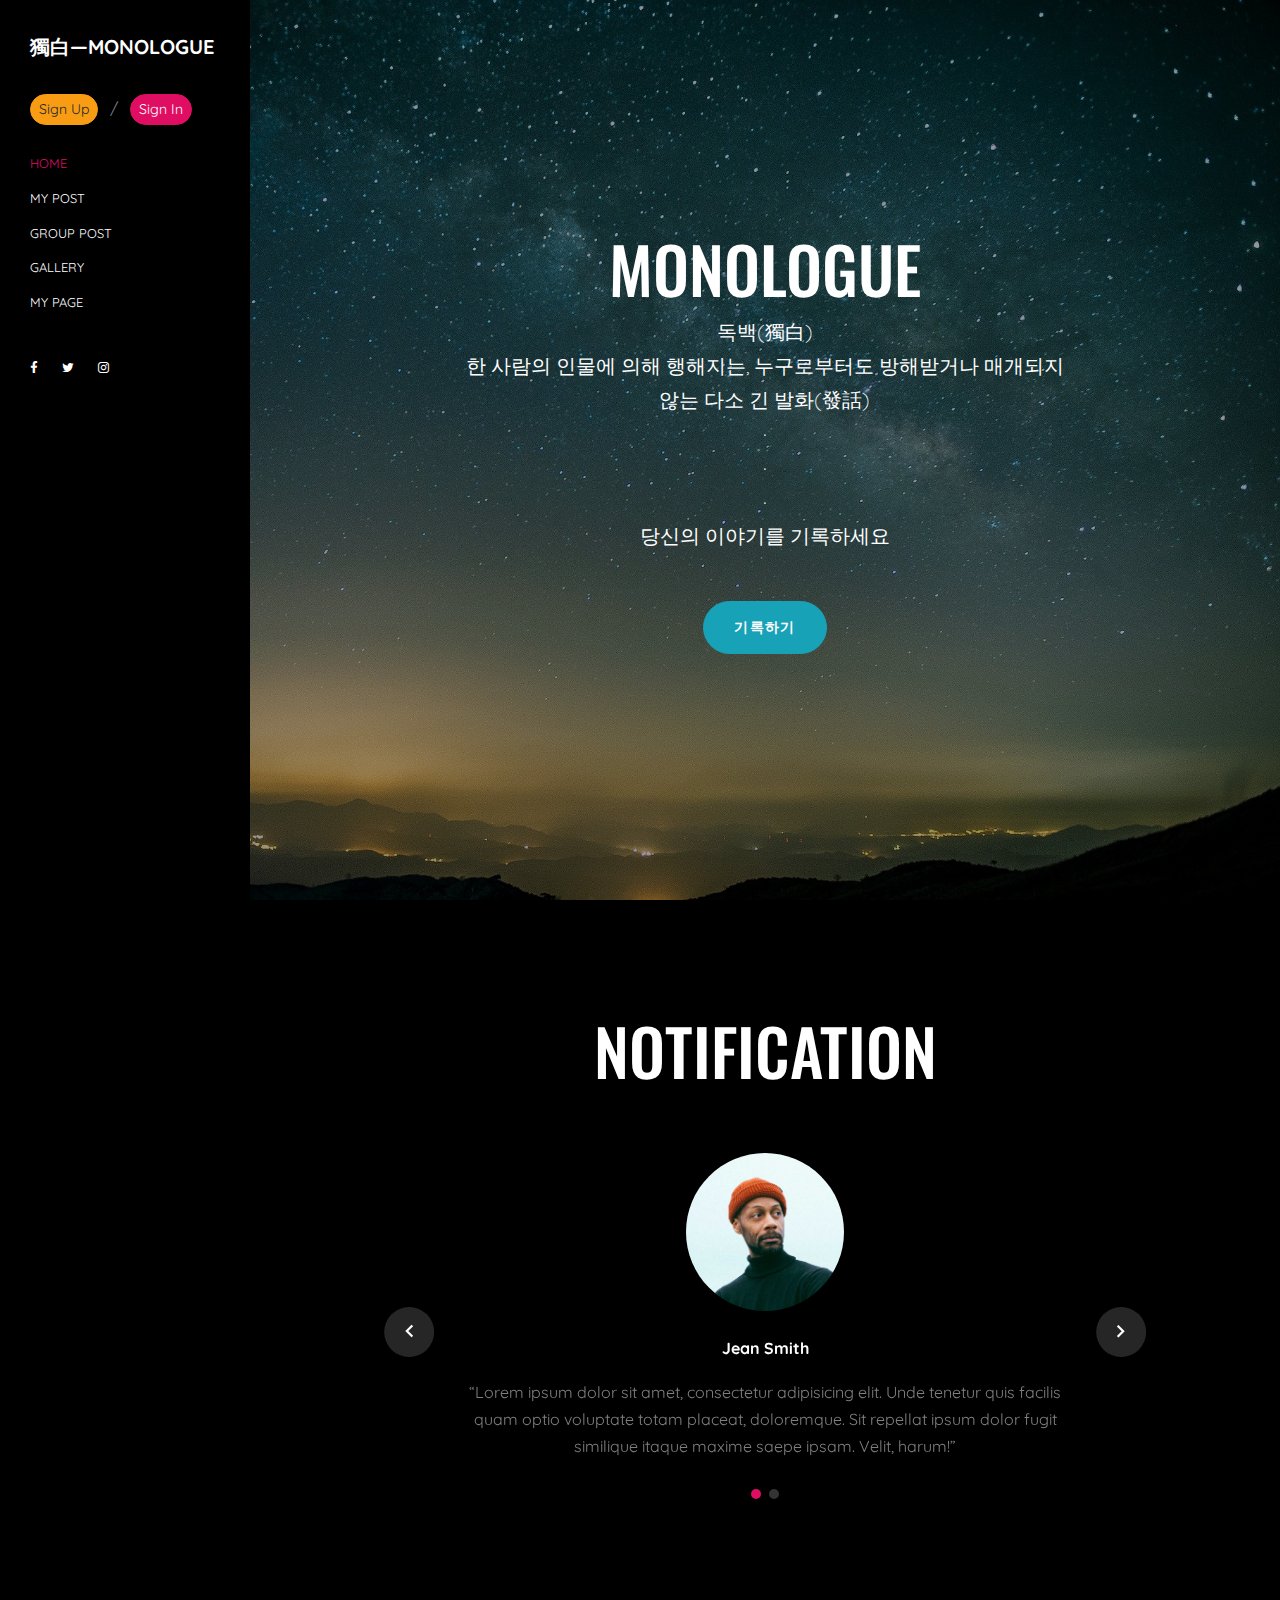
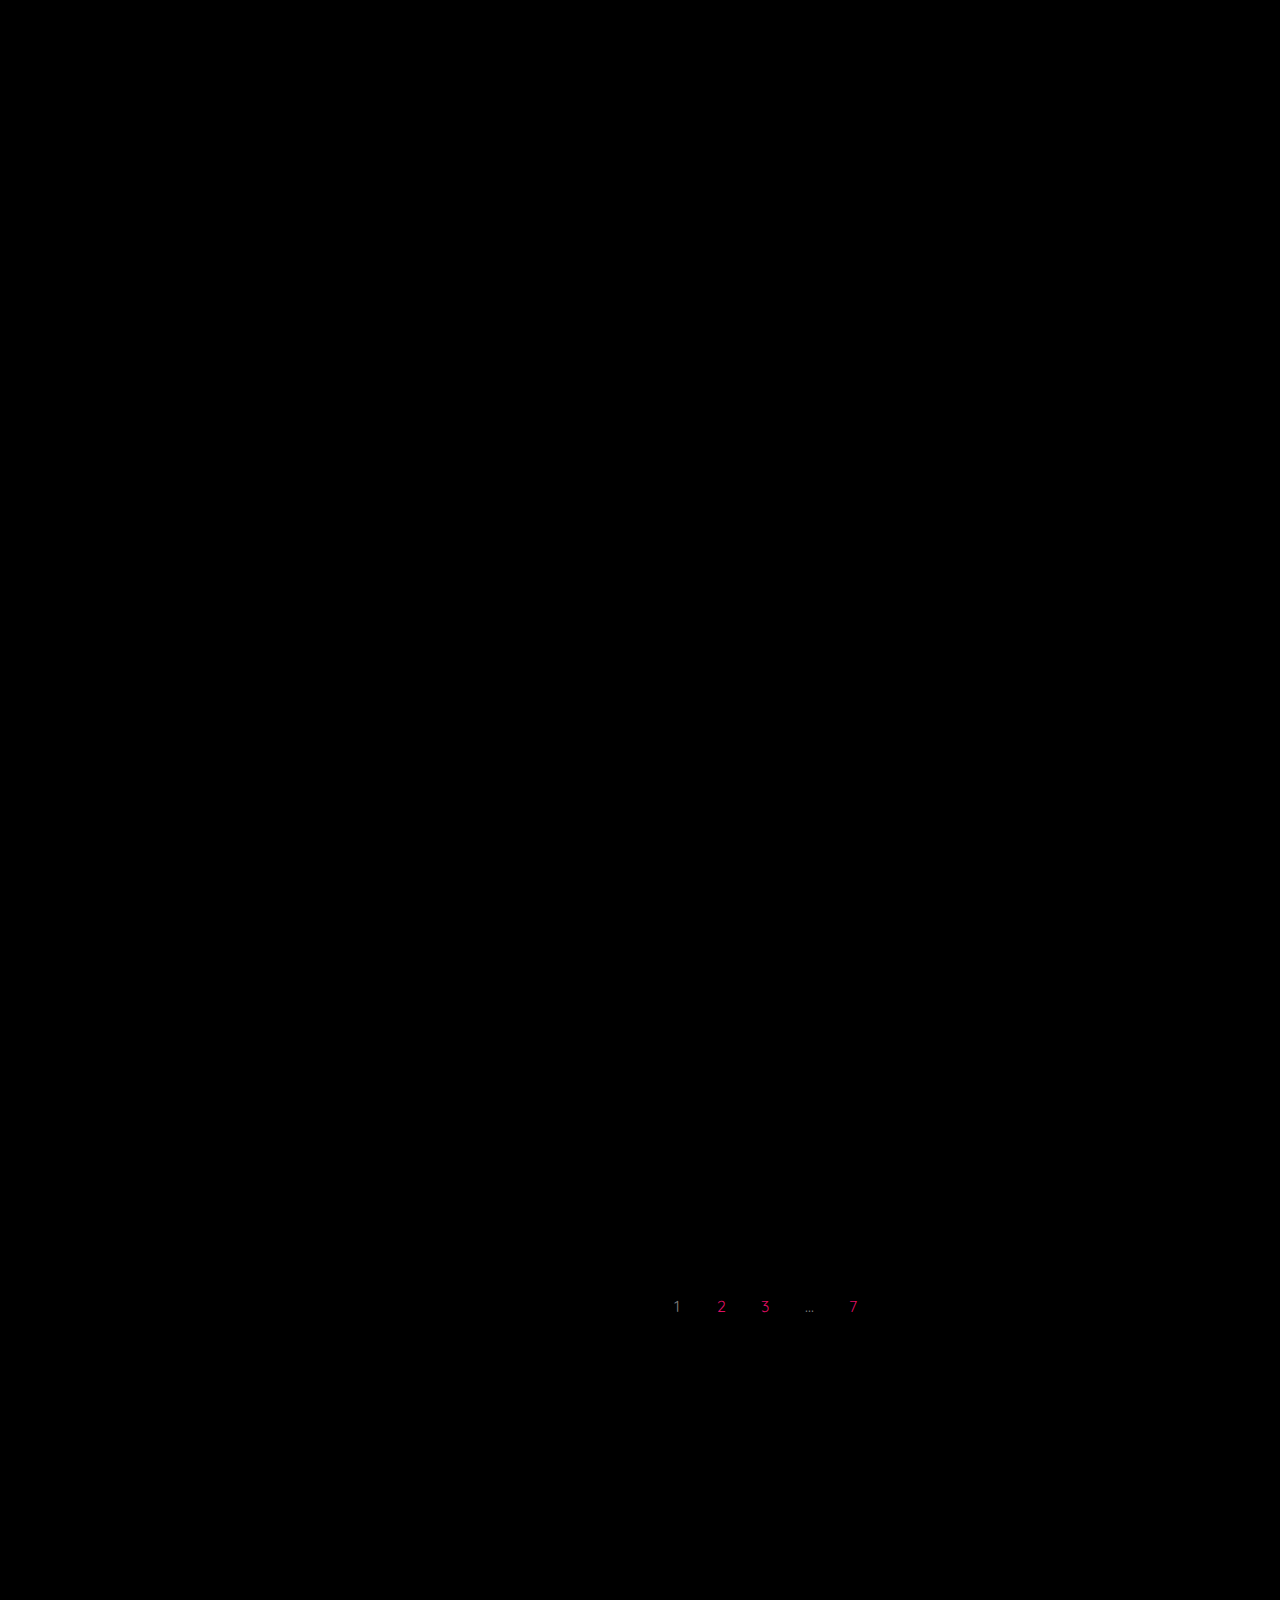
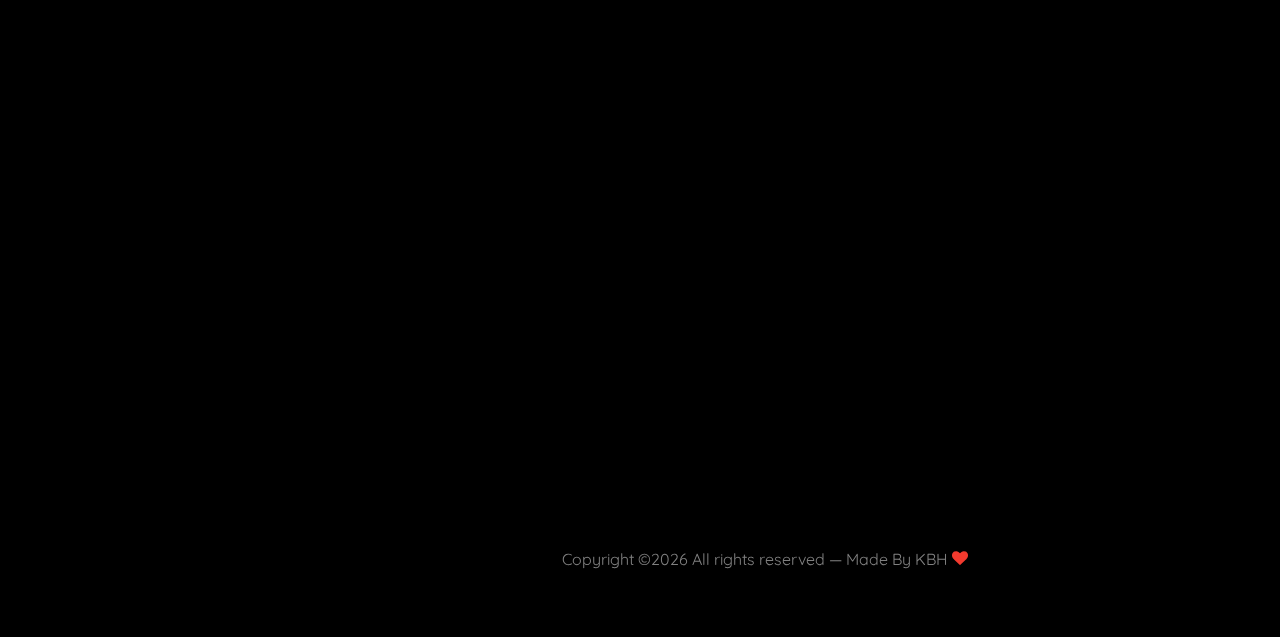
<file: vscode/index.html>
<!DOCTYPE html>
<html lang="en">
  <head>
    <title>獨白&mdash;monologue</title>
    <meta charset="utf-8">
    <meta name="viewport" content="width=device-width, initial-scale=1, shrink-to-fit=no">
    <meta name="google-signin-client_id" content="YOUR_CLIENT_ID.apps.googleusercontent.com">
    
    <link href="https://fonts.googleapis.com/css?family=Quicksand:300,400,500,700,900|Oswald:400,700" rel="stylesheet">
    
    <link rel="stylesheet" href="fonts/icomoon/style.css">

    <link rel="stylesheet" href="css/bootstrap.min.css">
    <link rel="stylesheet" href="css/magnific-popup.css">
    <link rel="stylesheet" href="css/jquery-ui.css">
    <link rel="stylesheet" href="css/owl.carousel.min.css">
    <link rel="stylesheet" href="css/owl.theme.default.min.css">

    <link rel="stylesheet" href="css/bootstrap-datepicker.css">

    <link rel="stylesheet" href="fonts/flaticon/font/flaticon.css">

    <link rel="stylesheet" href="css/aos.css">
    <link rel="stylesheet" href="css/fancybox.min.css">
    <link rel="stylesheet" href="css/BHstyle.css">
    <link rel="stylesheet" href="css/style.css">
   
    <script src="https://apis.google.com/js/platform.js" async defer></script>
    <script async defer crossorigin="anonymous" src="https://connect.facebook.net/ko_KR/sdk.js#xfbml=1&version=v9.0"
    nonce="Uw2OsOh2"></script>
  </head>
  <body data-spy="scroll" data-target=".site-navbar-target" data-offset="200">
  

  <div class="site-wrap">

  <div class="site-mobile-menu site-navbar-target">
    <div class="site-mobile-menu-header">
      <div class="site-mobile-menu-close mt-3">
        <span class="icon-close2 js-menu-toggle"></span>
      </div>
    </div>
    <div class="site-mobile-menu-body"></div>
  </div>

  <header class="header-bar d-flex d-lg-block align-items-center site-navbar-target" data-aos="fade-right">
    <div class="site-logo">
      <a href="index.html">獨白&mdash;monologue</a>
    </div>

  <div class="signSection justify-content-center">
    <!-- Large modal -->
    <button type="button" class="btn btn-sm btn-warning" 
     data-toggle="modal" data-target=".signUpModal">Sign Up</button>
    &nbsp; / &nbsp;
    <button type="button" class="btn btn-sm btn-primary" 
     data-toggle="modal" data-target=".signInModal">Sign In</button> 
  </div>





    <div class="d-inline-block d-lg-none ml-md-0 ml-auto py-3" style="position: relative; top: 3px;"><a href="#" class="site-menu-toggle js-menu-toggle text-white"><span class="icon-menu h3"></span></a></div>

    <div class="main-menu">
      <ul class="js-clone-nav">
        <li><a href="#section-home" class="nav-link">Home</a></li>
        <li><a href="MyPostList.html" class="nav-link">My Post</a></li>
        <li><a href="groupPost.html" class="nav-link">Group Post</a></li>
        <li><a href="gallery.html" class="nav-link">gallery</a></li>
        <li><a href="myPage.html" class="nav-link">My page</a></li>
      </ul>
      <ul class="social js-clone-nav"> <!-- 마이페이지에서 정보 입력 시 내 SNS 바로가기 -->
        <li><a href="#"><span class="icon-facebook"></span></a></li>
        <li><a href="#"><span class="icon-twitter"></span></a></li>
        <li><a href="#"><span class="icon-instagram"></span></a></li>
      </ul>
    </div>
  </header> 

  <main class="main-content">

    <section class="site-section-hero bg-image" style="background-image: url('images/indexImage.jpg');"  data-stellar-background-ratio="0.5" id="section-home">
        <div class="row justify-content-center align-items-center">
          <div class="col-md-7 text-center">
            <h1 class="text-white heading text-uppercase" data-aos="fade-up">Monologue</h1>
            <p class="lead text-white mb-5" data-aos="fade-up" data-aos-delay="100">
                독백(獨白) <br>한 사람의 인물에 의해 행해지는, 누구로부터도 방해받거나 매개되지 않는 다소 긴 발화(發話)<br>·<br>·<br>·<br>당신의 이야기를 기록하세요
            </p>
            <p><a href="writePost.html" class="btn btn-info btn-md smoothscroll">기록하기</a></p>
          </div>
        </div>
      </section>
      
    <div class="container-fluid">        
      <section class="site-section" id="section-testimonial">
        <div class="container">
          <div class="row justify-content-center">
            <div class="col-md-8 text-center">
              <h2 class="heading text-uppercase text-white">Notification</h2>

              <div class="row justify-content-center">
                <div class="col-md-12">

                  <div class="owl-carousel slide-one-item home-slider">

                    <div class="testimony text-center px-md-4">
                      <figure class="mx-auto d-inline-block">
                        <img src="images/person_2.jpg" alt="Image" class="mx-auto img-fluid w-25 rounded-circle">
                      </figure>
                      <p class="text-white"><strong>Jean Smith</strong></p>
                      <blockquote>
                        <p>&ldquo;Lorem ipsum dolor sit amet, consectetur adipisicing elit. Unde tenetur quis facilis quam optio voluptate totam placeat, doloremque. Sit repellat ipsum dolor fugit similique itaque maxime saepe ipsam. Velit, harum!&rdquo;</p>
                      </blockquote>
                    </div>

                    <div class="testimony text-center px-md-4">
                      <figure class="mx-auto d-inline-block">
                        <img src="images/person_3.jpg" alt="Image" class="mx-auto img-fluid w-25 rounded-circle">
                      </figure>
                      <p class="text-white"><strong>Jean Smith</strong></p>
                      <blockquote>
                        <p>&ldquo;Lorem ipsum dolor sit amet, consectetur adipisicing elit. Unde tenetur quis facilis quam optio voluptate totam placeat, doloremque. Sit repellat ipsum dolor fugit similique itaque maxime saepe ipsam. Velit, harum!&rdquo;</p>
                      </blockquote>
                    </div>

                  </div>

                </div>
              </div>
            </div>
          </div>
        </div>
      </section>
      


      <section class="site-section" id="section-blog">
        <div class="container">
          <div class="row justify-content-center">
            <div class="col-md-8">
              <div class="row">
                <h4 class="heading text-uppercase text-white"  data-aos="fade-up">Group new Post</h4>
                <div class="col-md-12 mb-4" data-aos="fade-up">
                  <div class="d-md-flex d-block blog-entry align-items-start">
                    <div class="mr-0 mr-md-5 mb-3 img-wrap"><a href="single.html"><img src="images/blog_1.jpg" alt="Image" class="img-fluid"></a></div>
                    <div>
                      <h2 class="mt-0 mb-2"><a href="single.html">My New Photography Has Been Featured in Forbes</a></h2>
                      <div class="meta mb-3">Posted by Ben Jones on <a href="#">Jan 18, 2019</a></div>
                      <p>Lorem ipsum dolor sit amet, consectetur adipisicing elit. Officiis aliquid doloremque qui, saepe alias eum?</p>
                    </div>
                  </div>
                </div>

                <div class="col-md-12 mb-4" data-aos="fade-up">
                  <div class="d-md-flex d-block blog-entry align-items-start">
                    <div class="mr-0 mr-md-5 mb-3 img-wrap"><a href="single.html"><img src="images/blog_2.jpg" alt="Image" class="img-fluid"></a></div>
                    <div>
                      <h2 class="mt-0 mb-2"><a href="single.html">My New Photography Has Been Featured in Forbes</a></h2>
                      <div class="meta mb-3">Posted by Ben Jones on <a href="#">Jan 18, 2019</a></div>
                      <p>Lorem ipsum dolor sit amet, consectetur adipisicing elit. Officiis aliquid doloremque qui, saepe alias eum?</p>
                    </div>
                  </div>
                </div>

                <div class="col-md-12 mb-4" data-aos="fade-up">
                  <div class="d-md-flex d-block blog-entry align-items-start">
                    <div class="mr-0 mr-md-5 mb-3 img-wrap"><a href="single.html"><img src="images/blog_3.jpg" alt="Image" class="img-fluid"></a></div>
                    <div>
                      <h2 class="mt-0 mb-2"><a href="single.html">My New Photography Has Been Featured in Forbes</a></h2>
                      <div class="meta mb-3">Posted by Ben Jones on <a href="#">Jan 18, 2019</a></div>
                      <p>Lorem ipsum dolor sit amet, consectetur adipisicing elit. Officiis aliquid doloremque qui, saepe alias eum?</p>
                    </div>
                  </div>
                </div>

                <div class="col-md-12 mb-4" data-aos="fade-up">
                  <div class="d-md-flex d-block blog-entry align-items-start">
                    <div class="mr-0 mr-md-5 mb-3 img-wrap"><a href="single.html"><img src="images/blog_4.jpg" alt="Image" class="img-fluid"></a></div>
                    <div>
                      <h2 class="mt-0 mb-2"><a href="single.html">My New Photography Has Been Featured in Forbes</a></h2>
                      <div class="meta mb-3">Posted by Ben Jones on <a href="#">Jan 18, 2019</a></div>
                      <p>Lorem ipsum dolor sit amet, consectetur adipisicing elit. Officiis aliquid doloremque qui, saepe alias eum?</p>
                    </div>
                  </div>
                </div>  

                <div class="col-12 text-center">
                  <div class="custom-pagination">
                    <span>1</span>
                    <a href="#">2</a>
                    <a href="#">3</a>
                    <span>...</span>
                    <a href="#">7</a>
                  </div>
                </div>
              </div>
            </div>
          </div>
        </div>
      </section>

      <section class="row align-items-stretch photos" id="section-photos">
        <div class="col-12">
        <div class="row align-items-stretch">
        
        <div class="col-6 col-md-6 col-lg-4" data-aos="fade-up">
          <a href="images/img_2.jpg" class="d-block photo-item" data-fancybox="gallery">
            <img src="images/img_2.jpg" alt="Image" class="img-fluid">
            <div class="photo-text-more">
              <span class="icon icon-search"></span>
            </div>
          </a>
        </div>
        <div class="col-6 col-md-6 col-lg-4" data-aos="fade-up" >
          <a href="images/img_3.jpg" class="d-block photo-item" data-fancybox="gallery">
            <img src="images/img_3.jpg" alt="Image" class="img-fluid">
            <div class="photo-text-more">
              <span class="icon icon-search"></span>
            </div>
          </a>
        </div>
        <div class="col-6 col-md-6 col-lg-4" data-aos="fade-up" >
          <a href="images/img_6.jpg" class="d-block photo-item" data-fancybox="gallery">
            <img src="images/img_6.jpg" alt="Image" class="img-fluid">
            <div class="photo-text-more">
              <span class="icon icon-search"></span>
            </div>
          </a>
        </div>

        <div class="col-6 col-md-6 col-lg-4" data-aos="fade-up">
          <a href="images/img_7.jpg" class="d-block photo-item" data-fancybox="gallery">
            <img src="images/img_7.jpg" alt="Image" class="img-fluid">
            <div class="photo-text-more">
              <span class="icon icon-search"></span>
            </div>
          </a>
        </div>
        <div class="col-6 col-md-6 col-lg-4" data-aos="fade-up">
          <a href="images/img_8.jpg" class="d-block photo-item" data-fancybox="gallery">
            <img src="images/img_8.jpg" alt="Image" class="img-fluid">
            <div class="photo-text-more">
              <span class="icon icon-search"></span>
            </div>
          </a>
        </div>
        <div class="col-6 col-md-6 col-lg-4" data-aos="fade-up" >
          <a href="images/img_9.jpg" class="d-block photo-item" data-fancybox="gallery">
            <img src="images/img_9.jpg" alt="Image" class="img-fluid">
            <div class="photo-text-more">
              <span class="icon icon-search"></span>
            </div>
          </a>
        </div>
      </div>       
    </div>
      </section> <!-- #section-photos -->

      <div class="row justify-content-center">
        <div class="col-md-12 text-center py-5">
          <p>
            <!-- Link back to Colorlib can't be removed. Template is licensed under CC BY 3.0. -->
            Copyright &copy;<script>document.write(new Date().getFullYear());</script> All rights reserved &mdash; Made By KBH <i class="icon-heart text-danger" aria-hidden="true"></i>
            <!-- Link back to Colorlib can't be removed. Template is licensed under CC BY 3.0. -->
            </p>
        </div>
      </div>
    </div>
  </main>

</div> <!-- .site-wrap -->



<!-- Modals -->
<!-- 회원가입 -->
<div class="modal fade signUpModal" tabindex="-1" role="dialog" aria-labelledby="myLargeModalLabel" aria-hidden="true">
  <div class="modal-dialog modal-lg"> <!-- SignUp Modal -->
    <div class="modal-content" >
        <div class="row" >
          <div class="col-md-8">
            <div class="row signInModalStyle">
            
                <form id="signUpForm" method="POST">
                  <div>
                    <input class="form-control" type="text" name="userName" placeholder="NICKNAME ( 영문 및 한글, 숫자 허용 )">
                  </div>
                  <div>
                    <input class="form-control" type="text" name="userId" placeholder="EMAIL ( 이메일 주소 인증 필요 )">
                  </div>
                  <div>
                    <input class="form-control" type="password" name="userPw" placeholder="PASSWORD ( 8 ~ 16글자 / 영문과 숫자, 특수문자 혼용 )">
                  </div>
                  <div>
                    <input class="form-control" type="password" name="userPwChk" placeholder="PASSWORD CHECK">
                  </div>
                </form>
              
              <button class="mt-5 btn btn-block btn-warning">Sign Up</button>
            </div>
          </div>
          <div class="col-md-4 snsSignIn">
            <h5 class="ml-5">&nbsp;&nbsp;&nbsp;SNS 회원가입</h5>
            
            <!-- Google SignUp API -->
            

            <!-- KAKAO SignUp API -->


            <!-- FACEBOOK SignUp API -->


          </div>
        </div>
    </div> <!-- SignUp Modal END -->
</div>
</div>


<!-- 로그인 -->
<div class="modal fade signInModal" tabindex="-1" role="dialog" aria-labelledby="myLargeModalLabel" aria-hidden="true">
  <div class="modal-dialog modal-lg"> <!-- SignIn Modal -->
    <div class="modal-content" >
        <div class="row" >
          <div class="col-md-8">
            <div class="row signInModalStyle">
              <div class="col-md-4">
                <form id="signInForm">
                  <div>
                    <input class="form-control" type="text" name="userId" placeholder="EMAIL">
                  </div>
                  <div>
                    <input class="form-control" type="text" name="userPw" placeholder="PASSWORD">
                  </div>
                </form>
              </div>
              <div class="col-md-3">
                <button class="signInButton btn btn-lg btn-primary">Sign In</button>
              </div>
              <button class="mt-5 btn btn-block btn-warning">Sign Up</button>
            </div>
          </div>
          <div class="col-md-4 snsSignIn">
            <h5 class="ml-5">&nbsp;&nbsp;&nbsp;SNS 로그인</h5>
            
            <!-- Google Login API -->
            <div id="signInApiArea" class="ml-3" data-aos="fade-up" data-aos-delay="100">
              <div class="g-signin2" data-onsuccess="onSignIn"  style="width: 200px;"></div>
              <br><br>
              <div class="fb-login-button" data-width="" data-size="medium" data-button-type="login_with"
                data-layout="rounded" data-auto-logout-link="false" data-use-continue-as="true"></div>
            </div>

            <!-- KAKAO Login API -->


            <!-- FACEBOOK Login API -->


          </div>
        </div>
    </div> <!-- SignIn Modal END -->
  </div>
</div>
</div>



  <script src="js/jquery-3.3.1.min.js"></script>
  <script src="js/jquery-migrate-3.0.1.min.js"></script>
  <script src="js/jquery.easing.1.3.js"></script>
  <script src="js/jquery-ui.js"></script>
  <script src="js/popper.min.js"></script>
  <script src="js/bootstrap.min.js"></script>
  <script src="js/owl.carousel.min.js"></script>
  <script src="js/jquery.stellar.min.js"></script>
  <script src="js/jquery.countdown.min.js"></script>
  <script src="js/jquery.magnific-popup.min.js"></script>
  <script src="js/bootstrap-datepicker.min.js"></script>
  <script src="js/aos.js"></script>
  

  <script src="js/jquery.fancybox.min.js"></script>

  <script src="js/main.js"></script>
    
  </body>
</html>
</file>
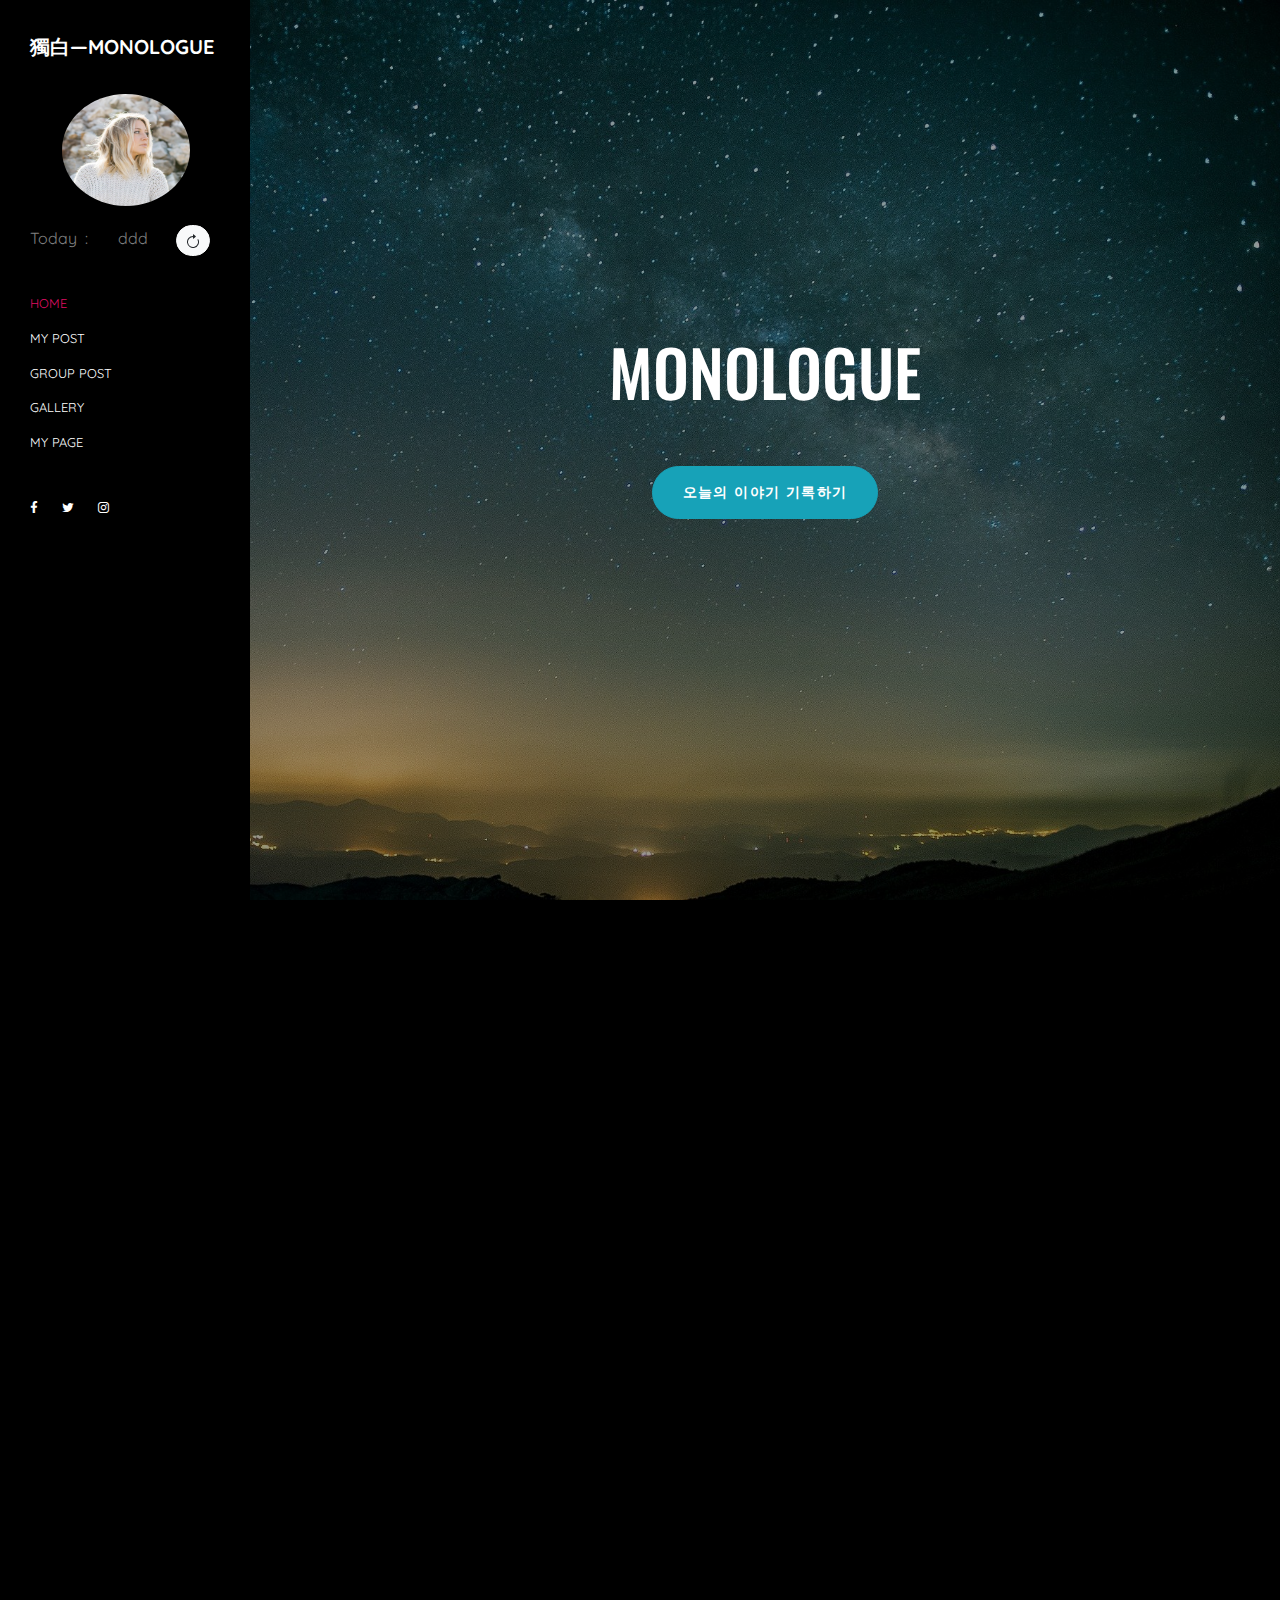
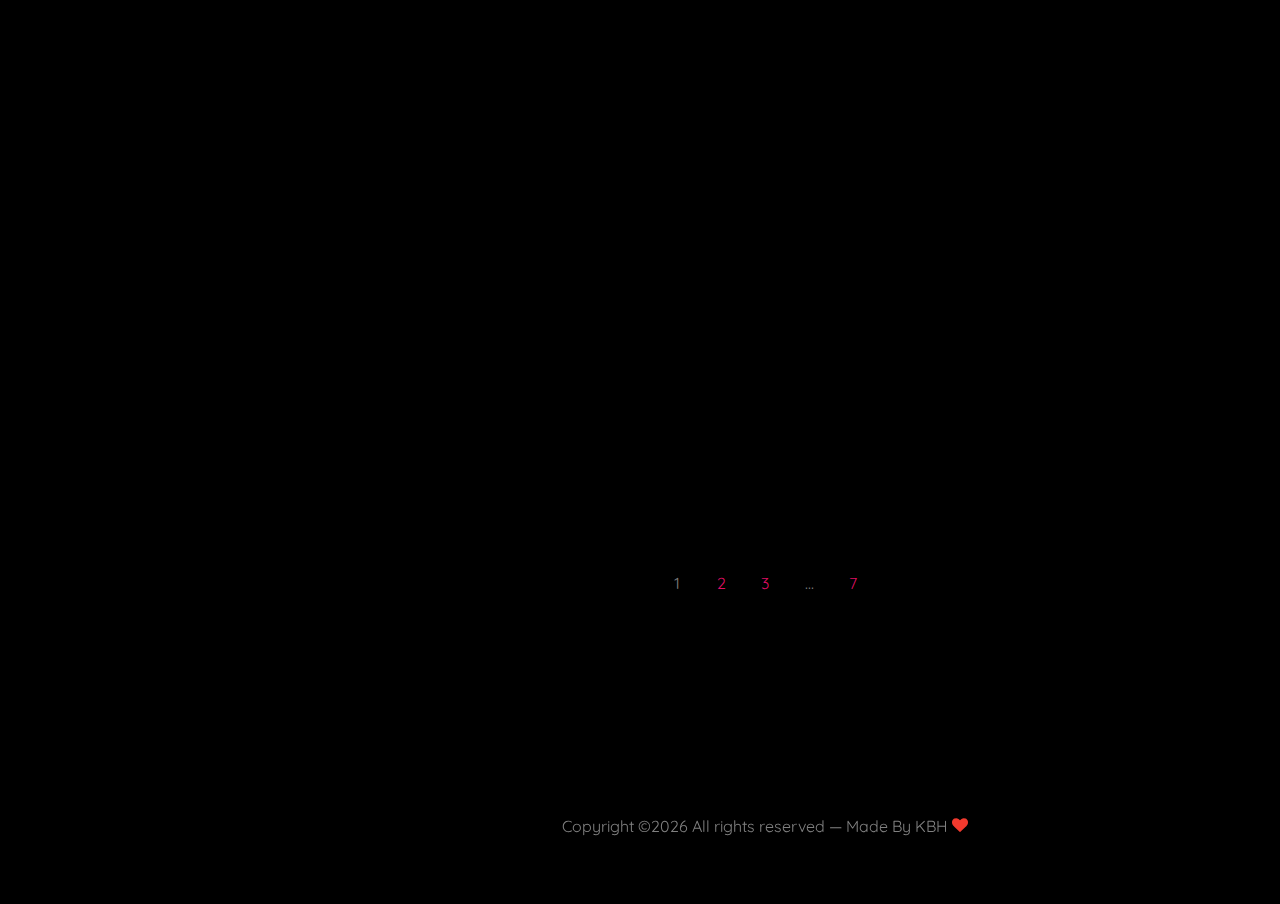
<file: vscode/MyPostList.html>
<!DOCTYPE html>
<html lang="en">
  <head>
    <title>獨白&mdash;monologue</title>
    <meta charset="utf-8">
    <meta name="viewport" content="width=device-width, initial-scale=1, shrink-to-fit=no">
    <meta name="google-signin-client_id" content="YOUR_CLIENT_ID.apps.googleusercontent.com">
    
    <link href="https://fonts.googleapis.com/css?family=Quicksand:300,400,500,700,900|Oswald:400,700" rel="stylesheet">
    
    <link rel="stylesheet" href="fonts/icomoon/style.css">

    <link rel="stylesheet" href="css/bootstrap.min.css">
    <link rel="stylesheet" href="css/magnific-popup.css">
    <link rel="stylesheet" href="css/jquery-ui.css">
    <link rel="stylesheet" href="css/owl.carousel.min.css">
    <link rel="stylesheet" href="css/owl.theme.default.min.css">

    <link rel="stylesheet" href="css/bootstrap-datepicker.css">

    <link rel="stylesheet" href="fonts/flaticon/font/flaticon.css">

    <link rel="stylesheet" href="css/aos.css">
    <link rel="stylesheet" href="css/fancybox.min.css">
    <link rel="stylesheet" href="css/BHstyle.css">
    <link rel="stylesheet" href="css/style.css">
   
    <script src="https://apis.google.com/js/platform.js" async defer></script>
    <script async defer crossorigin="anonymous" src="https://connect.facebook.net/ko_KR/sdk.js#xfbml=1&version=v9.0"
    nonce="Uw2OsOh2"></script>
  </head>
  <body data-spy="scroll" data-target=".site-navbar-target" data-offset="200">
  

  <div class="site-wrap">

  <div class="site-mobile-menu site-navbar-target">
    <div class="site-mobile-menu-header">
      <div class="site-mobile-menu-close mt-3">
        <span class="icon-close2 js-menu-toggle"></span>
      </div>
    </div>
    <div class="site-mobile-menu-body"></div>
  </div>

  <header class="header-bar d-flex d-lg-block align-items-center site-navbar-target" data-aos="fade-right">
    <div class="site-logo">
      <a href="index.html">獨白&mdash;monologue</a>
    </div>

  <div class="signSection justify-content-center">

    <!-- 프로필 사진 -->
    <div class="nav-profile-img">
      <img src="images/person_5.jpg">
    </div>
  
    
    <!-- 기분 선택 및 간단한 댓글 -->    
    <div class="row nav-profile-emotion mt-3">
    <div class="col-md-4">
      Today &nbsp;: 
    </div>
    <div class="col-md-5" style="text-align: center;">
      ddd
    </div>
    <div class="col-md-2"> 
      <button class="btn btn-sm btn-light"> 
        <svg xmlns="http://www.w3.org/2000/svg" width="16" height="16" fill="currentColor" class="bi bi-arrow-clockwise" viewBox="0 0 16 16">
        <path fill-rule="evenodd" d="M8 3a5 5 0 1 0 4.546 2.914.5.5 0 0 1 .908-.417A6 6 0 1 1 8 2v1z"/>
        <path d="M8 4.466V.534a.25.25 0 0 1 .41-.192l2.36 1.966c.12.1.12.284 0 .384L8.41 4.658A.25.25 0 0 1 8 4.466z"/>
      </svg> 
    </button>
    </div>
    <div class="col-md-1">
      
    </div>
  </div>

  <hr>




    <div class="d-inline-block d-lg-none ml-md-0 ml-auto py-3" style="position: relative; top: 3px;"><a href="#" class="site-menu-toggle js-menu-toggle text-white"><span class="icon-menu h3"></span></a></div>

    <div class="main-menu">
      <ul class="js-clone-nav">
        <li><a href="#section-home" class="nav-link">Home</a></li>
        <li><a href="myPost.html" class="nav-link">My Post</a></li>
        <li><a href="groupPost.html" class="nav-link">Group Post</a></li>
        <li><a href="gallery.html" class="nav-link">gallery</a></li>
        <li><a href="myPage.html" class="nav-link">My page</a></li>
      </ul>
      <ul class="social js-clone-nav"> <!-- 마이페이지에서 정보 입력 시 내 SNS 바로가기 -->
        <li><a href="#"><span class="icon-facebook"></span></a></li>
        <li><a href="#"><span class="icon-twitter"></span></a></li>
        <li><a href="#"><span class="icon-instagram"></span></a></li>
      </ul>
    </div>
  </header> 

  <main class="main-content">

    <section class="site-section-hero bg-image" style="background-image: url('images/indexImage.jpg');"  data-stellar-background-ratio="0.5" id="section-home">
        <div class="row justify-content-center align-items-center">
          <div class="col-md-7 text-center">
            <h1 class="text-white heading text-uppercase" data-aos="fade-up">Monologue</h1>
            <p class="lead text-white mb-5" data-aos="fade-up" data-aos-delay="100">
              <a href="postWrite.html" class="mt-5 btn btn-info btn-md smoothscroll">오늘의 이야기 기록하기</a>
            </p>
          </div>
        </div>
      </section>
      
    <div class="container-fluid">        

      <section class="site-section" id="section-blog">
        <div class="container">
          <div class="row justify-content-center">
            <div class="col-md-8">
              <div class="row">
                <h4 class="heading text-uppercase text-white"  data-aos="fade-up">My Post</h4>
                <div class="col-md-12 mb-4" data-aos="fade-up">
                  <div class="d-md-flex d-block blog-entry align-items-start">
                    <div class="mr-0 mr-md-5 mb-3 img-wrap"><a href="single.html"><img src="images/blog_1.jpg" alt="Image" class="img-fluid"></a></div>
                    <div>
                      <h2 class="mt-0 mb-2"><a href="single.html">My New Photography Has Been Featured in Forbes</a></h2>
                      <div class="meta mb-3">Posted by Ben Jones on <a href="#">Jan 18, 2019</a></div>
                      <p>Lorem ipsum dolor sit amet, consectetur adipisicing elit. Officiis aliquid doloremque qui, saepe alias eum?</p>
                    </div>
                  </div>
                </div>

                <div class="col-md-12 mb-4" data-aos="fade-up">
                  <div class="d-md-flex d-block blog-entry align-items-start">
                    <div class="mr-0 mr-md-5 mb-3 img-wrap"><a href="single.html"><img src="images/blog_2.jpg" alt="Image" class="img-fluid"></a></div>
                    <div>
                      <h2 class="mt-0 mb-2"><a href="single.html">My New Photography Has Been Featured in Forbes</a></h2>
                      <div class="meta mb-3">Posted by Ben Jones on <a href="#">Jan 18, 2019</a></div>
                      <p>Lorem ipsum dolor sit amet, consectetur adipisicing elit. Officiis aliquid doloremque qui, saepe alias eum?</p>
                    </div>
                  </div>
                </div>

                <div class="col-md-12 mb-4" data-aos="fade-up">
                  <div class="d-md-flex d-block blog-entry align-items-start">
                    <div class="mr-0 mr-md-5 mb-3 img-wrap"><a href="single.html"><img src="images/blog_3.jpg" alt="Image" class="img-fluid"></a></div>
                    <div>
                      <h2 class="mt-0 mb-2"><a href="single.html">My New Photography Has Been Featured in Forbes</a></h2>
                      <div class="meta mb-3">Posted by Ben Jones on <a href="#">Jan 18, 2019</a></div>
                      <p>Lorem ipsum dolor sit amet, consectetur adipisicing elit. Officiis aliquid doloremque qui, saepe alias eum?</p>
                    </div>
                  </div>
                </div>

                <div class="col-md-12 mb-4" data-aos="fade-up">
                  <div class="d-md-flex d-block blog-entry align-items-start">
                    <div class="mr-0 mr-md-5 mb-3 img-wrap"><a href="single.html"><img src="images/blog_4.jpg" alt="Image" class="img-fluid"></a></div>
                    <div>
                      <h2 class="mt-0 mb-2"><a href="single.html">My New Photography Has Been Featured in Forbes</a></h2>
                      <div class="meta mb-3">Posted by Ben Jones on <a href="#">Jan 18, 2019</a></div>
                      <p>Lorem ipsum dolor sit amet, consectetur adipisicing elit. Officiis aliquid doloremque qui, saepe alias eum?</p>
                    </div>
                  </div>
                </div>  

                <div class="col-12 text-center">
                  <div class="custom-pagination">
                    <span>1</span>
                    <a href="#">2</a>
                    <a href="#">3</a>
                    <span>...</span>
                    <a href="#">7</a>
                  </div>
                </div>
              </div>
            </div>
          </div>
        </div>
      </section>

      

      <div class="row justify-content-center">
        <div class="col-md-12 text-center py-5">
          <p>
            <!-- Link back to Colorlib can't be removed. Template is licensed under CC BY 3.0. -->
            Copyright &copy;<script>document.write(new Date().getFullYear());</script> All rights reserved &mdash; Made By KBH <i class="icon-heart text-danger" aria-hidden="true"></i>
            <!-- Link back to Colorlib can't be removed. Template is licensed under CC BY 3.0. -->
            </p>
        </div>
      </div>
    </div>
  </main>

</div> <!-- .site-wrap -->

  <script src="js/jquery-3.3.1.min.js"></script>
  <script src="js/jquery-migrate-3.0.1.min.js"></script>
  <script src="js/jquery.easing.1.3.js"></script>
  <script src="js/jquery-ui.js"></script>
  <script src="js/popper.min.js"></script>
  <script src="js/bootstrap.min.js"></script>
  <script src="js/owl.carousel.min.js"></script>
  <script src="js/jquery.stellar.min.js"></script>
  <script src="js/jquery.countdown.min.js"></script>
  <script src="js/jquery.magnific-popup.min.js"></script>
  <script src="js/bootstrap-datepicker.min.js"></script>
  <script src="js/aos.js"></script>
  

  <script src="js/jquery.fancybox.min.js"></script>

  <script src="js/main.js"></script>
    
  </body>
</html>
</file>
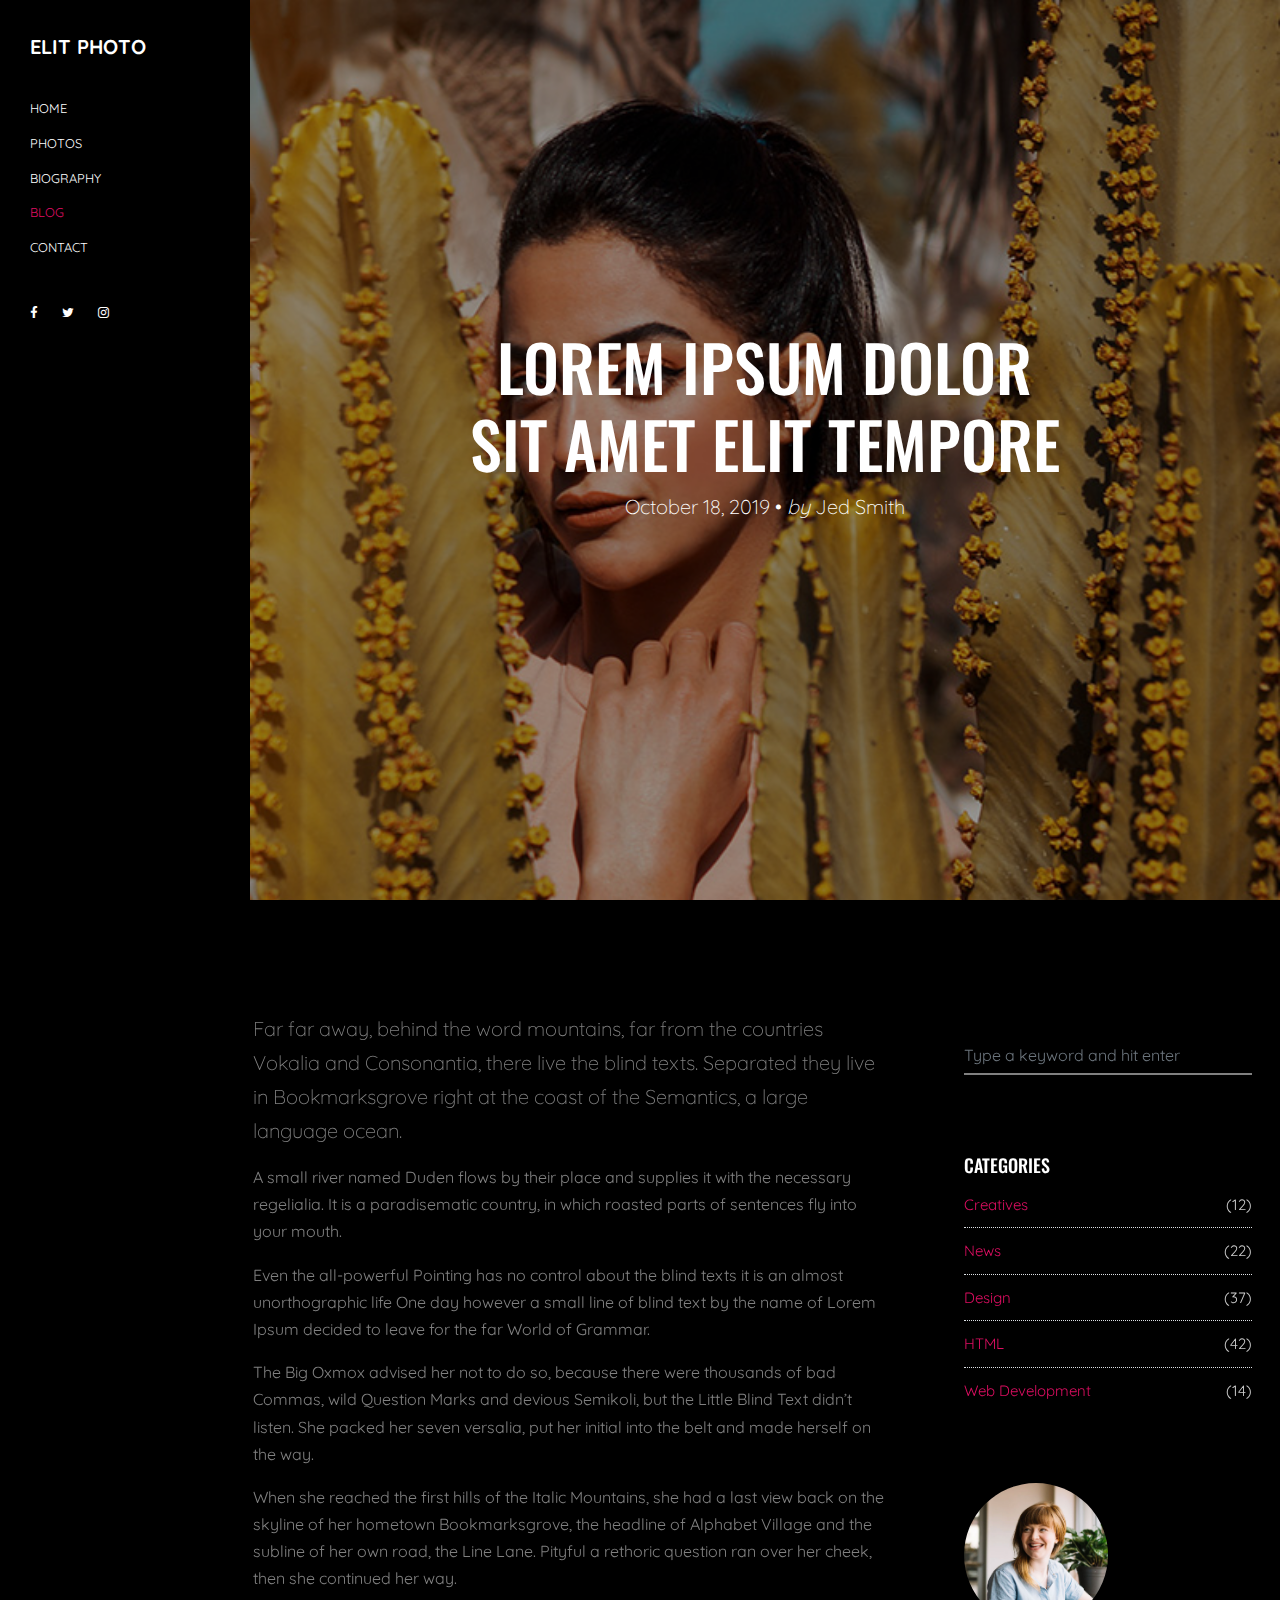
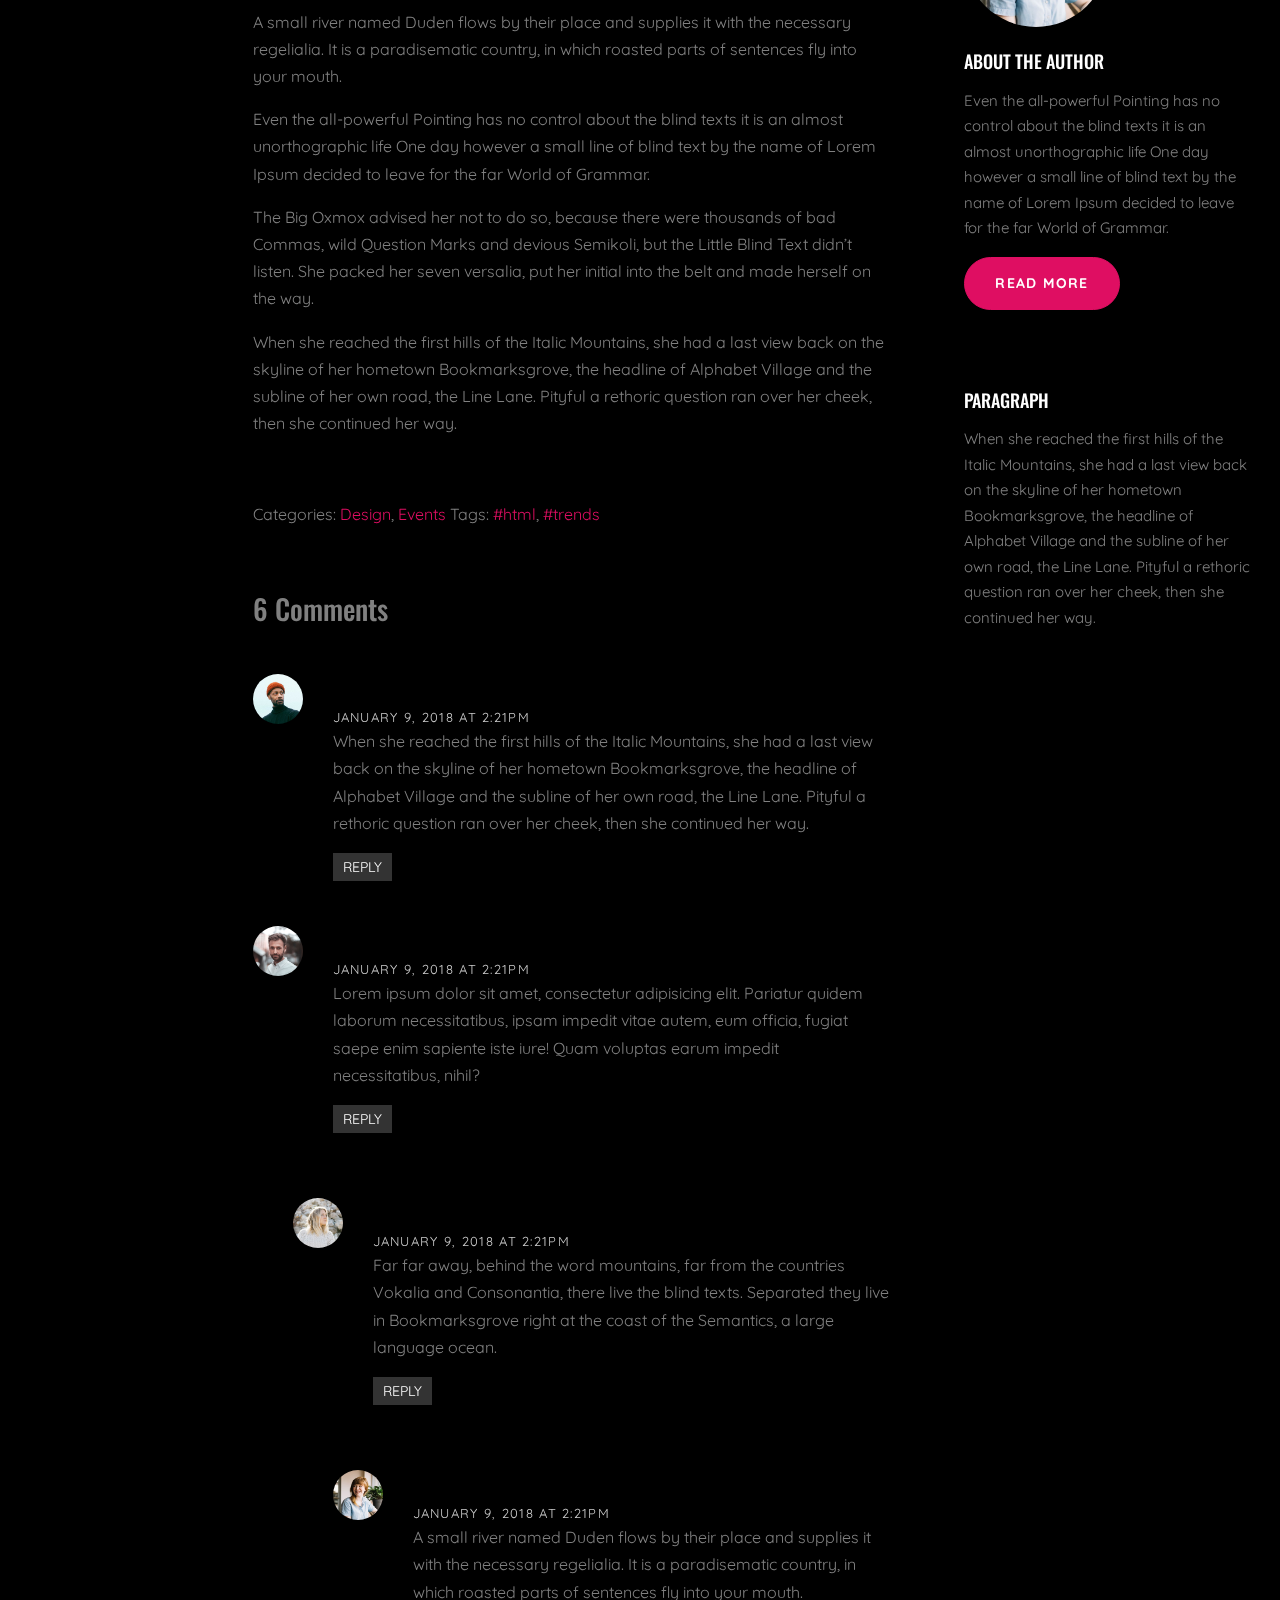
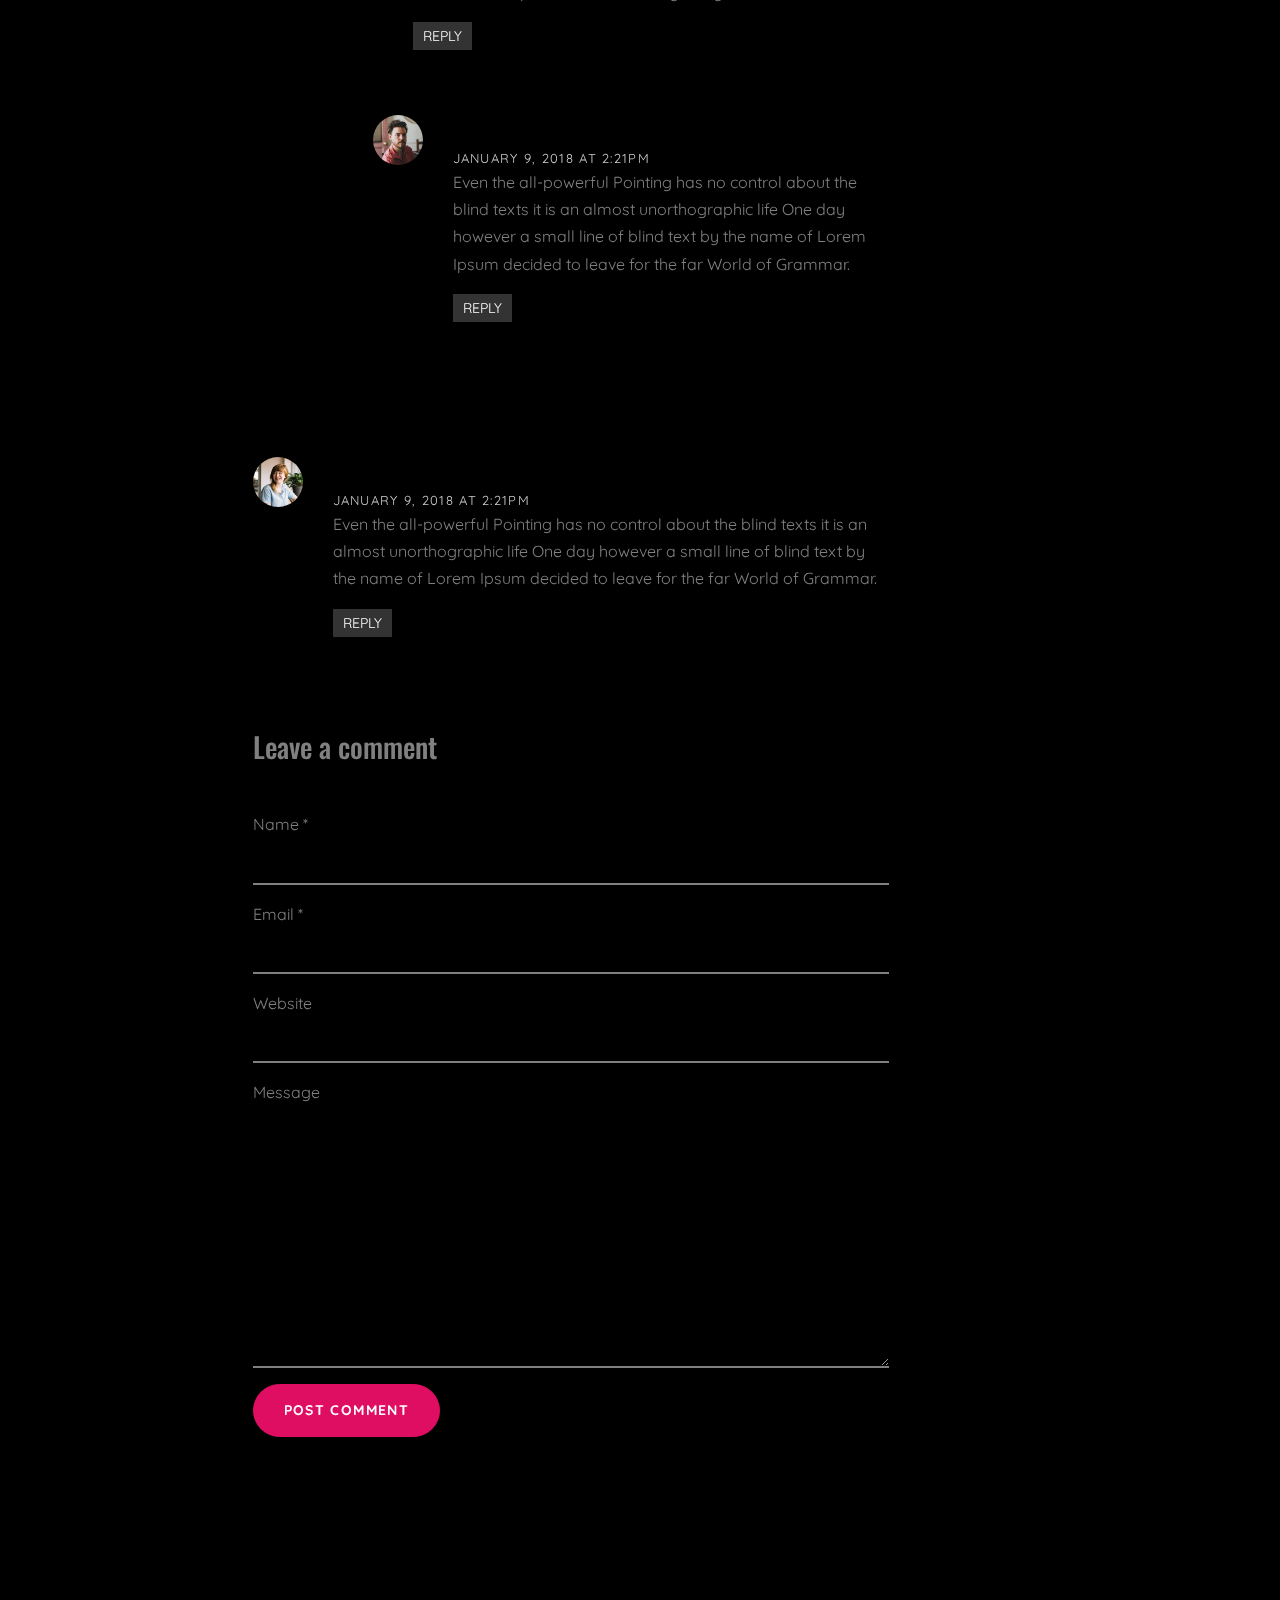
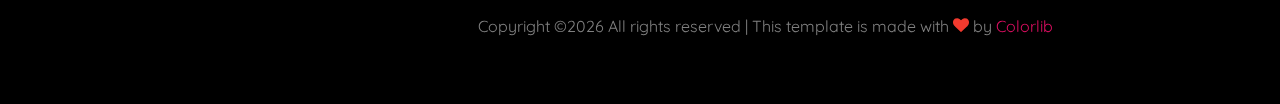
<file: vscode/postDetail.html>
<!DOCTYPE html>
<html lang="en">
  <head>
    <title>Elit Photography&mdash; Onepage Website Template by Colorlib</title>
    <meta charset="utf-8">
    <meta name="viewport" content="width=device-width, initial-scale=1, shrink-to-fit=no">
  
    <link href="https://fonts.googleapis.com/css?family=Quicksand:300,400,500,700,900|Oswald:400,700" rel="stylesheet">
    
    <link rel="stylesheet" href="fonts/icomoon/style.css">

    <link rel="stylesheet" href="css/bootstrap.min.css">
    <link rel="stylesheet" href="css/magnific-popup.css">
    <link rel="stylesheet" href="css/jquery-ui.css">
    <link rel="stylesheet" href="css/owl.carousel.min.css">
    <link rel="stylesheet" href="css/owl.theme.default.min.css">

    <link rel="stylesheet" href="css/bootstrap-datepicker.css">

    <link rel="stylesheet" href="fonts/flaticon/font/flaticon.css">

    <link rel="stylesheet" href="css/aos.css">
    <link rel="stylesheet" href="css/fancybox.min.css">
    <link rel="stylesheet" href="css/BHstyle.css">
    <link rel="stylesheet" href="css/style.css">

  </head>
  <body data-spy="scroll" data-target=".site-navbar-target" data-offset="200">
  

  <div class="site-wrap">

  <div class="site-mobile-menu site-navbar-target">
    <div class="site-mobile-menu-header">
      <div class="site-mobile-menu-close mt-3">
        <span class="icon-close2 js-menu-toggle"></span>
      </div>
    </div>
    <div class="site-mobile-menu-body"></div>
  </div>

  <header class="header-bar d-flex d-lg-block align-items-center site-navbar-target" data-aos="fade-right">
    <div class="site-logo">
      <a href="index.html">Elit Photo</a>
    </div>
    
    <div class="d-inline-block d-lg-none ml-md-0 ml-auto py-3" style="position: relative; top: 3px;"><a href="#" class="site-menu-toggle js-menu-toggle text-white"><span class="icon-menu h3"></span></a></div>

    <div class="main-menu">
      <ul class="js-clone-nav">
        <li><a href="index.html#section-home" class="nav-link">Home</a></li>
        <li><a href="index.html#section-photos" class="nav-link">Photos</a></li>
        <li><a href="index.html#section-bio" class="nav-link">Biography</a></li>
        <li class="active"><a href="index.html#section-blog" class="nav-link">Blog</a></li>
        <li><a href="index.html#section-contact" class="nav-link">Contact</a></li>
      </ul>
      <ul class="social js-clone-nav">
        <li><a href="#"><span class="icon-facebook"></span></a></li>
        <li><a href="#"><span class="icon-twitter"></span></a></li>
        <li><a href="#"><span class="icon-instagram"></span></a></li>
      </ul>
    </div>
  </header> 
  <main class="main-content">
    
    <section class="site-section-hero bg-image" style="background-image: url('images/img_9.jpg');"  data-stellar-background-ratio="0.5" id="section-home">
        <div class="row justify-content-center align-items-center">
          <div class="col-md-7 text-center">
            <h1 class="text-white heading text-uppercase" data-aos="fade-up">Lorem ipsum dolor sit amet elit tempore</h1>
            <p class="lead text-white mb-5" data-aos="fade-up" data-aos-delay="100">
              October 18, 2019 &bullet; <em>by</em> Jed Smith
            </p>
          </div>
        </div>
      </section>


    
    <div class="container-fluid">
        
      


      <div class="site-section">
      <div class="container">
        <div class="row">
          <div class="col-md-8 blog-content pr-lg-5">
            <p class="lead">Far far away, behind the word mountains, far from the countries Vokalia and Consonantia, there live the blind texts. Separated they live in Bookmarksgrove right at the coast of the Semantics, a large language ocean.</p>
            <p>A small river named Duden flows by their place and supplies it with the necessary regelialia. It is a paradisematic country, in which roasted parts of sentences fly into your mouth.</p>

            <blockquote><p>Even the all-powerful Pointing has no control about the blind texts it is an almost unorthographic life One day however a small line of blind text by the name of Lorem Ipsum decided to leave for the far World of Grammar.</p></blockquote>

            <p>The Big Oxmox advised her not to do so, because there were thousands of bad Commas, wild Question Marks and devious Semikoli, but the Little Blind Text didn’t listen. She packed her seven versalia, put her initial into the belt and made herself on the way.</p>

            <p>When she reached the first hills of the Italic Mountains, she had a last view back on the skyline of her hometown Bookmarksgrove, the headline of Alphabet Village and the subline of her own road, the Line Lane. Pityful a rethoric question ran over her cheek, then she continued her way.</p>

            <p>A small river named Duden flows by their place and supplies it with the necessary regelialia. It is a paradisematic country, in which roasted parts of sentences fly into your mouth.</p>

            <blockquote><p>Even the all-powerful Pointing has no control about the blind texts it is an almost unorthographic life One day however a small line of blind text by the name of Lorem Ipsum decided to leave for the far World of Grammar.</p></blockquote>

            <p>The Big Oxmox advised her not to do so, because there were thousands of bad Commas, wild Question Marks and devious Semikoli, but the Little Blind Text didn’t listen. She packed her seven versalia, put her initial into the belt and made herself on the way.</p>
            
            <p>When she reached the first hills of the Italic Mountains, she had a last view back on the skyline of her hometown Bookmarksgrove, the headline of Alphabet Village and the subline of her own road, the Line Lane. Pityful a rethoric question ran over her cheek, then she continued her way.</p>


            <div class="pt-5">
              <p>Categories:  <a href="#">Design</a>, <a href="#">Events</a>  Tags: <a href="#">#html</a>, <a href="#">#trends</a></p>
            </div>


            <div class="pt-5">
              <h3 class="mb-5">6 Comments</h3>
              <ul class="comment-list">
                <li class="comment">
                  <div class="vcard bio">
                    <img src="images/person_2.jpg" alt="Image">
                  </div>
                  <div class="comment-body">
                    <h3>Jacob Smith</h3>
                    <div class="meta">January 9, 2018 at 2:21pm</div>
                    <p>When she reached the first hills of the Italic Mountains, she had a last view back on the skyline of her hometown Bookmarksgrove, the headline of Alphabet Village and the subline of her own road, the Line Lane. Pityful a rethoric question ran over her cheek, then she continued her way.</p>
                    <p><a href="#" class="reply">Reply</a></p>
                  </div>
                </li>

                <li class="comment">
                  <div class="vcard bio">
                    <img src="images/person_3.jpg" alt="Image">
                  </div>
                  <div class="comment-body">
                    <h3>Chris Meyer</h3>
                    <div class="meta">January 9, 2018 at 2:21pm</div>
                    <p>Lorem ipsum dolor sit amet, consectetur adipisicing elit. Pariatur quidem laborum necessitatibus, ipsam impedit vitae autem, eum officia, fugiat saepe enim sapiente iste iure! Quam voluptas earum impedit necessitatibus, nihil?</p>
                    <p><a href="#" class="reply">Reply</a></p>
                  </div>

                  <ul class="children">
                    <li class="comment">
                      <div class="vcard bio">
                        <img src="images/person_5.jpg" alt="Image">
                      </div>
                      <div class="comment-body">
                        <h3>Chintan Patel</h3>
                        <div class="meta">January 9, 2018 at 2:21pm</div>
                        <p>Far far away, behind the word mountains, far from the countries Vokalia and Consonantia, there live the blind texts. Separated they live in Bookmarksgrove right at the coast of the Semantics, a large language ocean.</p>
                        <p><a href="#" class="reply">Reply</a></p>
                      </div>


                      <ul class="children">
                        <li class="comment">
                          <div class="vcard bio">
                            <img src="images/person_1.jpg" alt="Image">
                          </div>
                          <div class="comment-body">
                            <h3>Jean Doe</h3>
                            <div class="meta">January 9, 2018 at 2:21pm</div>
                            <p>A small river named Duden flows by their place and supplies it with the necessary regelialia. It is a paradisematic country, in which roasted parts of sentences fly into your mouth.</p>
                            <p><a href="#" class="reply">Reply</a></p>
                          </div>

                            <ul class="children">
                              <li class="comment">
                                <div class="vcard bio">
                                  <img src="images/person_4.jpg" alt="Image">
                                </div>
                                <div class="comment-body">
                                  <h3>Ben Afflick</h3>
                                  <div class="meta">January 9, 2018 at 2:21pm</div>
                                  <p>Even the all-powerful Pointing has no control about the blind texts it is an almost unorthographic life One day however a small line of blind text by the name of Lorem Ipsum decided to leave for the far World of Grammar.</p>
                                  <p><a href="#" class="reply">Reply</a></p>
                                </div>
                              </li>
                            </ul>
                        </li>
                      </ul>
                    </li>
                  </ul>
                </li>

                <li class="comment">
                  <div class="vcard bio">
                    <img src="images/person_1.jpg" alt="Image">
                  </div>
                  <div class="comment-body">
                    <h3>Jean Doe</h3>
                    <div class="meta">January 9, 2018 at 2:21pm</div>
                    <p>Even the all-powerful Pointing has no control about the blind texts it is an almost unorthographic life One day however a small line of blind text by the name of Lorem Ipsum decided to leave for the far World of Grammar.</p>
                    <p><a href="#" class="reply">Reply</a></p>
                  </div>
                </li>
              </ul>
              <!-- END comment-list -->
              
              <div class="comment-form-wrap pt-5">
                <h3 class="mb-5">Leave a comment</h3>
                <form action="#" class="">
                  <div class="form-group">
                    <label for="name">Name *</label>
                    <input type="text" class="form-control" id="name">
                  </div>
                  <div class="form-group">
                    <label for="email">Email *</label>
                    <input type="email" class="form-control" id="email">
                  </div>
                  <div class="form-group">
                    <label for="website">Website</label>
                    <input type="url" class="form-control" id="website">
                  </div>

                  <div class="form-group">
                    <label for="message">Message</label>
                    <textarea name="" id="message" cols="30" rows="10" class="form-control"></textarea>
                  </div>
                  <div class="form-group">
                    <input type="submit" value="Post Comment" class="btn btn-primary btn-md text-white">
                  </div>

                </form>
              </div>
            </div>

          </div>
          <div class="col-md-4 sidebar">
            <div class="sidebar-box">
              <form action="#" class="search-form">
                <div class="form-group">
                  <span class="icon fa fa-search"></span>
                  <input type="text" class="form-control" placeholder="Type a keyword and hit enter">
                </div>
              </form>
            </div>
            <div class="sidebar-box">
              <div class="categories">
                <h3>Categories</h3>
                <li><a href="#">Creatives <span>(12)</span></a></li>
                <li><a href="#">News <span>(22)</span></a></li>
                <li><a href="#">Design <span>(37)</span></a></li>
                <li><a href="#">HTML <span>(42)</span></a></li>
                <li><a href="#">Web Development <span>(14)</span></a></li>
              </div>
            </div>
            <div class="sidebar-box">
              <img src="images/person_1.jpg" alt="Image" class="img-fluid mb-4 w-50 rounded-circle">
              <h3 class="text-white">About The Author</h3>
              <p>Even the all-powerful Pointing has no control about the blind texts it is an almost unorthographic life One day however a small line of blind text by the name of Lorem Ipsum decided to leave for the far World of Grammar.</p>
              <p><a href="#" class="btn btn-primary btn-md text-white">Read More</a></p>
            </div>

            <div class="sidebar-box">
              <h3 class="text-white">Paragraph</h3>
              <p>When she reached the first hills of the Italic Mountains, she had a last view back on the skyline of her hometown Bookmarksgrove, the headline of Alphabet Village and the subline of her own road, the Line Lane. Pityful a rethoric question ran over her cheek, then she continued her way.</p>
            </div>
          </div>
        </div>
      </div>
    </div>
    

      <div class="row justify-content-center">
        <div class="col-md-12 text-center py-5">
          <p>
            <!-- Link back to Colorlib can't be removed. Template is licensed under CC BY 3.0. -->
            Copyright &copy;<script>document.write(new Date().getFullYear());</script> All rights reserved | This template is made with <i class="icon-heart text-danger" aria-hidden="true"></i> by <a href="https://colorlib.com" target="_blank" >Colorlib</a>
            <!-- Link back to Colorlib can't be removed. Template is licensed under CC BY 3.0. -->
            </p>
        </div>
      </div>
    </div>
  </main>

</div> <!-- .site-wrap -->

  <script src="js/jquery-3.3.1.min.js"></script>
  <script src="js/jquery-migrate-3.0.1.min.js"></script>
  <script src="js/jquery.easing.1.3.js"></script>
  <script src="js/jquery-ui.js"></script>
  <script src="js/popper.min.js"></script>
  <script src="js/bootstrap.min.js"></script>
  <script src="js/owl.carousel.min.js"></script>
  <script src="js/jquery.stellar.min.js"></script>
  <script src="js/jquery.countdown.min.js"></script>
  <script src="js/jquery.magnific-popup.min.js"></script>
  <script src="js/bootstrap-datepicker.min.js"></script>
  <script src="js/aos.js"></script>
  

  <script src="js/jquery.fancybox.min.js"></script>

  <script src="js/main.js"></script>
    
  </body>
</html>
</file>
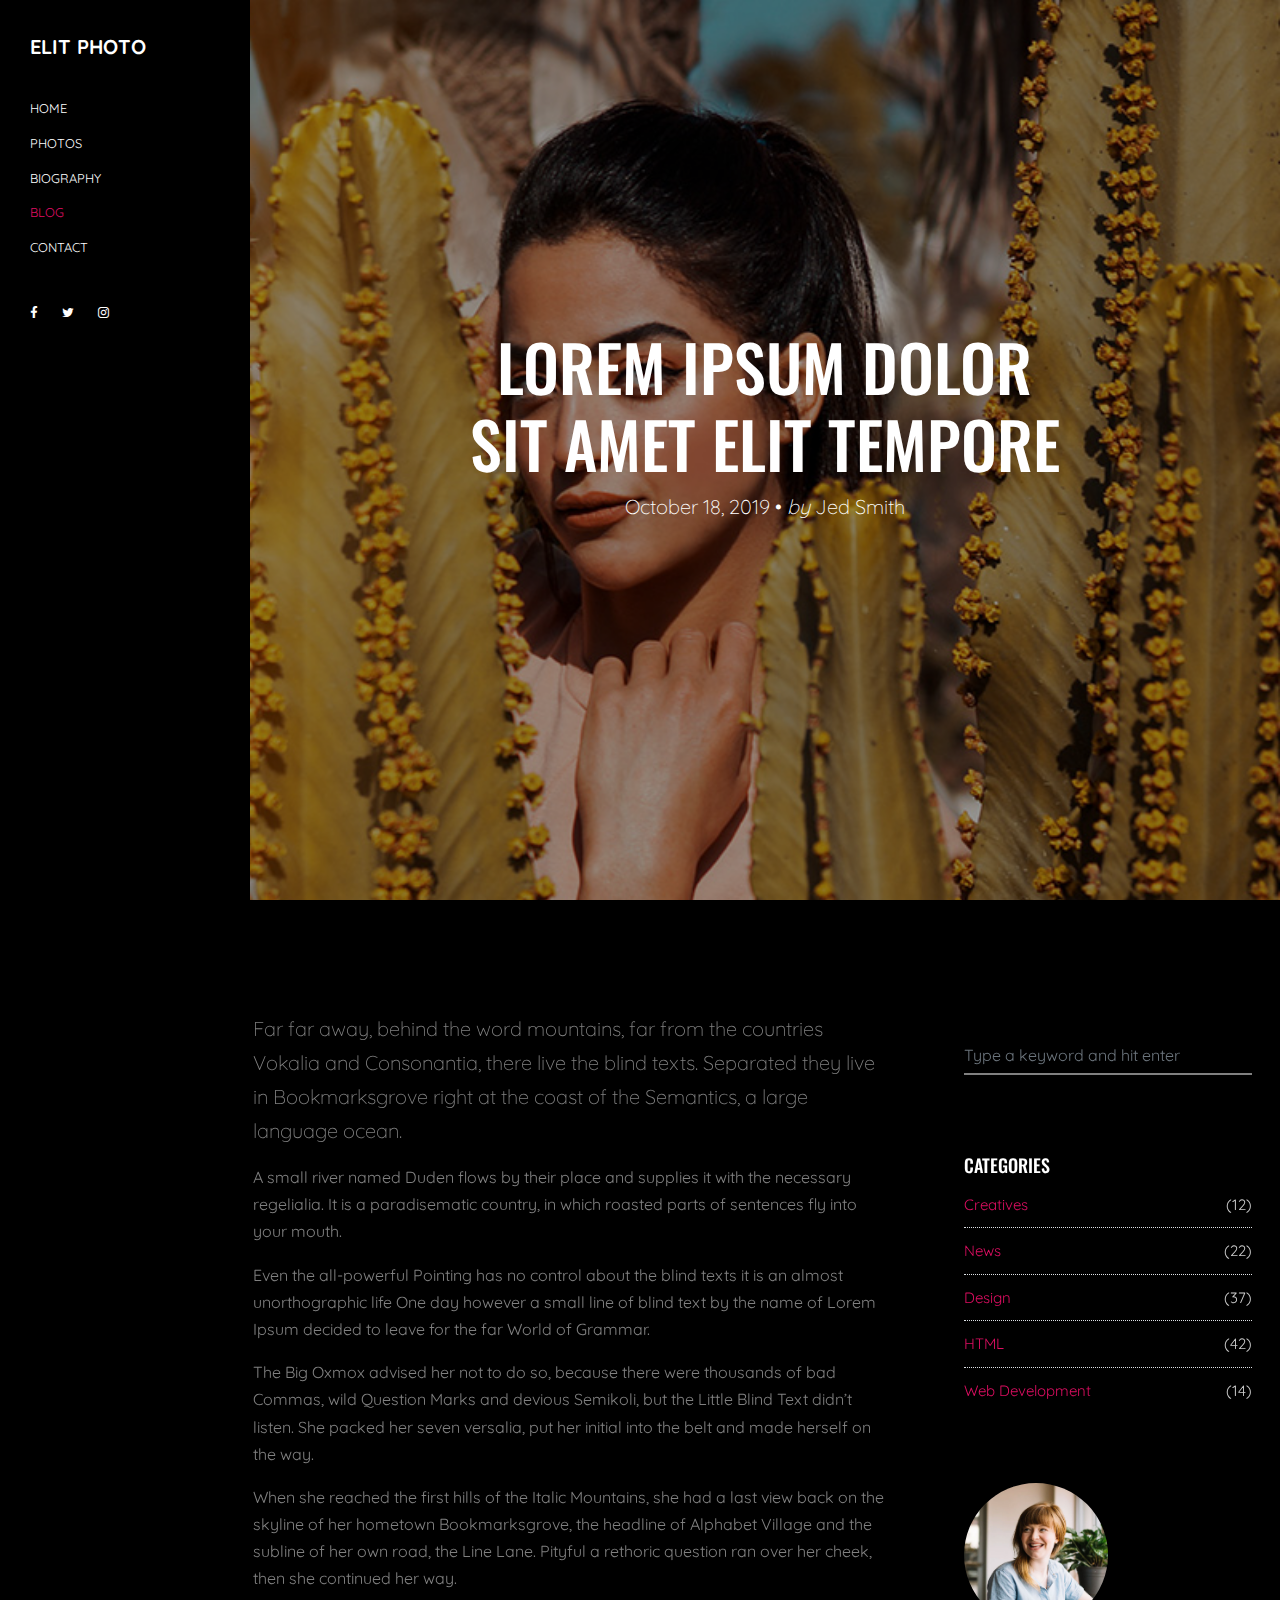
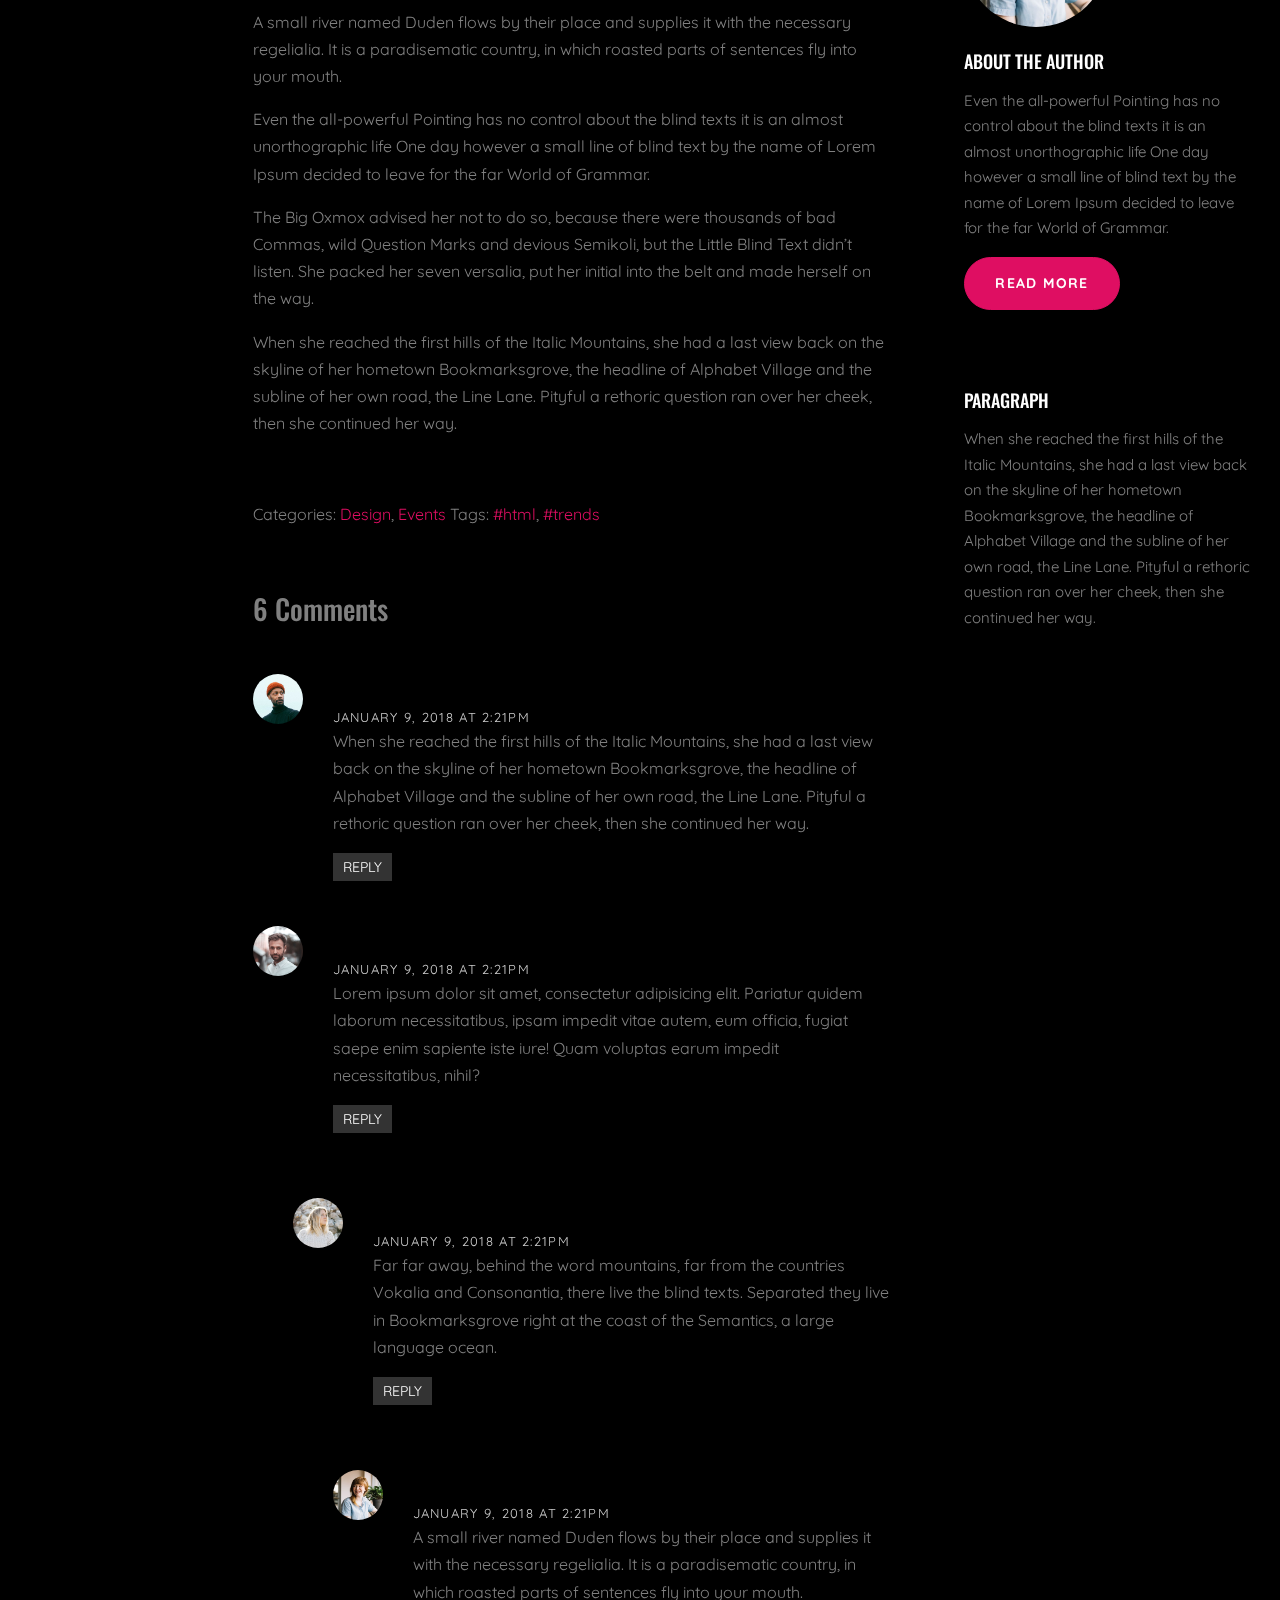
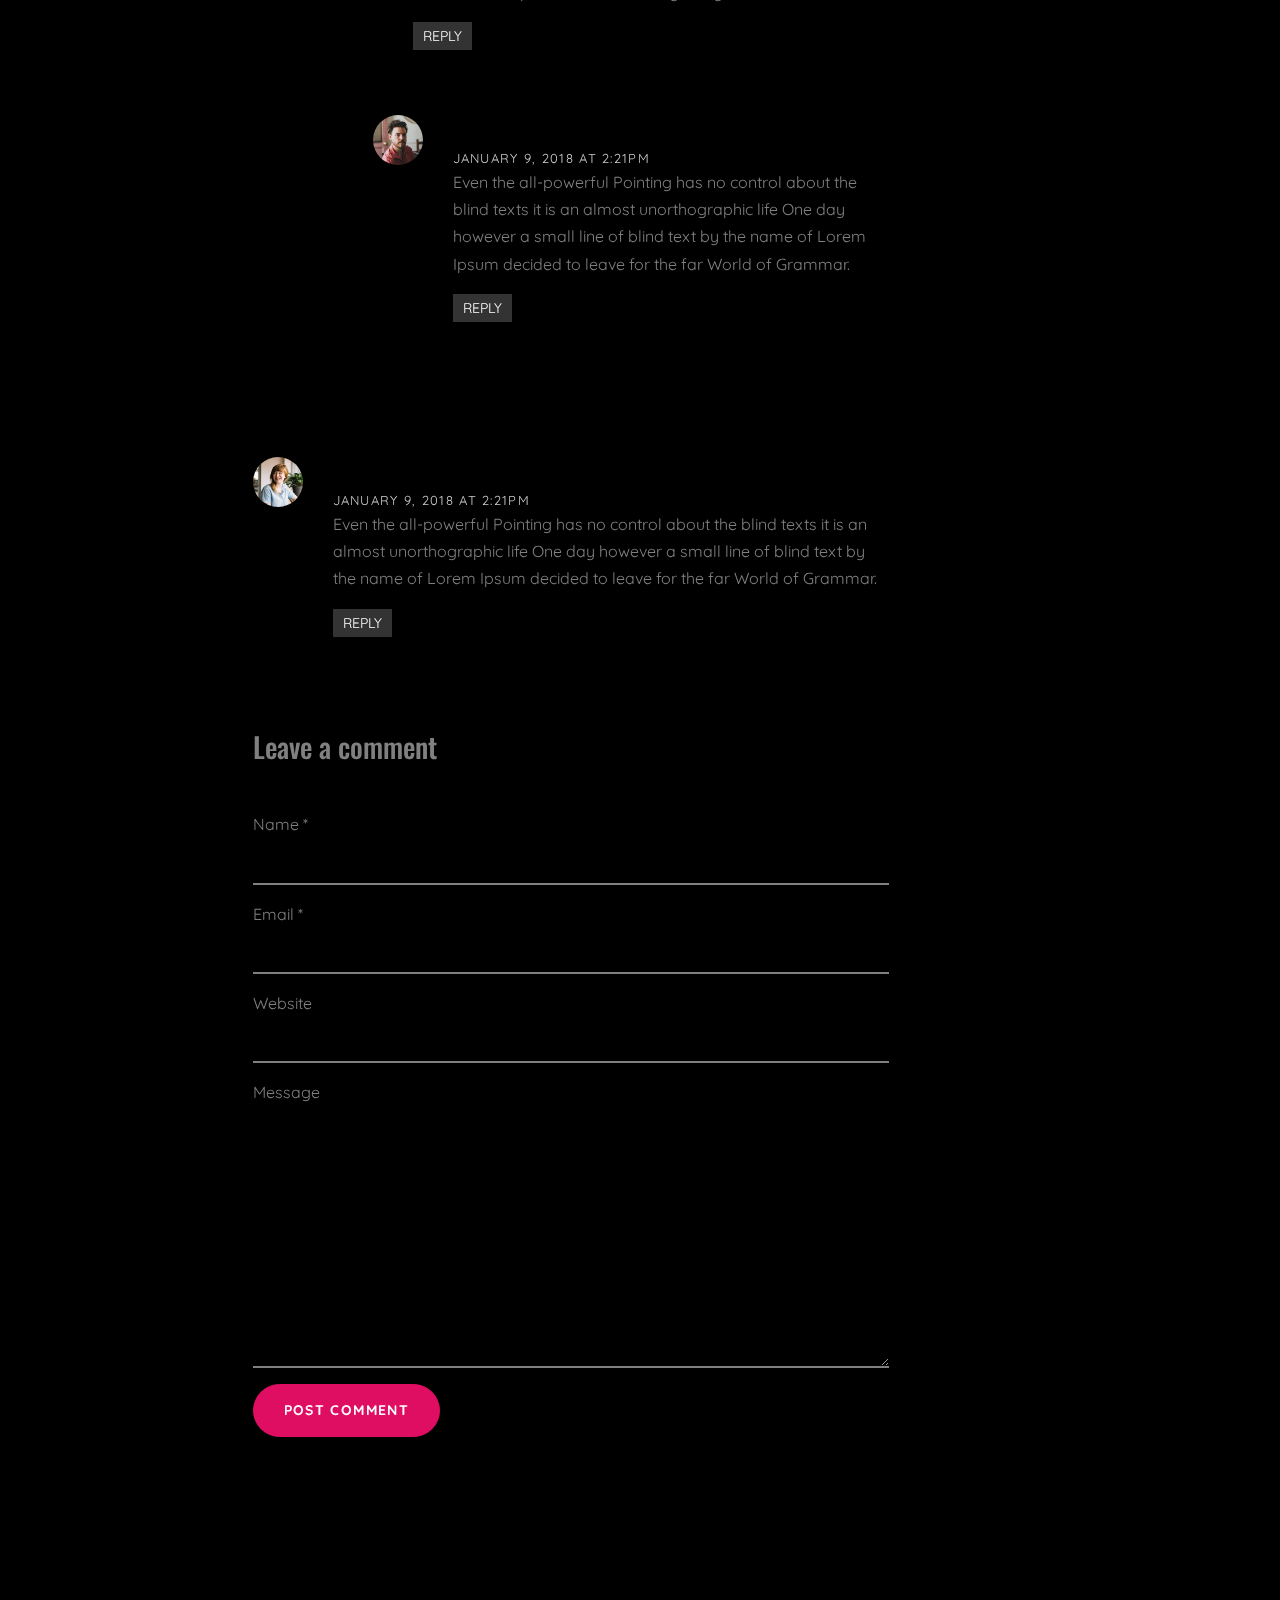
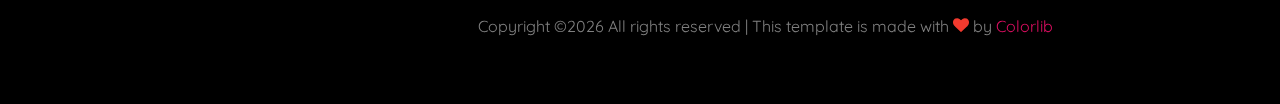
<file: vscode/single.html>
<!DOCTYPE html>
<html lang="en">
  <head>
    <title>Elit Photography&mdash; Onepage Website Template by Colorlib</title>
    <meta charset="utf-8">
    <meta name="viewport" content="width=device-width, initial-scale=1, shrink-to-fit=no">
  
    <link href="https://fonts.googleapis.com/css?family=Quicksand:300,400,500,700,900|Oswald:400,700" rel="stylesheet">
    
    <link rel="stylesheet" href="fonts/icomoon/style.css">

    <link rel="stylesheet" href="css/bootstrap.min.css">
    <link rel="stylesheet" href="css/magnific-popup.css">
    <link rel="stylesheet" href="css/jquery-ui.css">
    <link rel="stylesheet" href="css/owl.carousel.min.css">
    <link rel="stylesheet" href="css/owl.theme.default.min.css">

    <link rel="stylesheet" href="css/bootstrap-datepicker.css">

    <link rel="stylesheet" href="fonts/flaticon/font/flaticon.css">

    <link rel="stylesheet" href="css/aos.css">
    <link rel="stylesheet" href="css/fancybox.min.css">

    <link rel="stylesheet" href="css/style.css">

  </head>
  <body data-spy="scroll" data-target=".site-navbar-target" data-offset="200">
  

  <div class="site-wrap">

  <div class="site-mobile-menu site-navbar-target">
    <div class="site-mobile-menu-header">
      <div class="site-mobile-menu-close mt-3">
        <span class="icon-close2 js-menu-toggle"></span>
      </div>
    </div>
    <div class="site-mobile-menu-body"></div>
  </div>

  <header class="header-bar d-flex d-lg-block align-items-center site-navbar-target" data-aos="fade-right">
    <div class="site-logo">
      <a href="index.html">Elit Photo</a>
    </div>
    
    <div class="d-inline-block d-lg-none ml-md-0 ml-auto py-3" style="position: relative; top: 3px;"><a href="#" class="site-menu-toggle js-menu-toggle text-white"><span class="icon-menu h3"></span></a></div>

    <div class="main-menu">
      <ul class="js-clone-nav">
        <li><a href="index.html#section-home" class="nav-link">Home</a></li>
        <li><a href="index.html#section-photos" class="nav-link">Photos</a></li>
        <li><a href="index.html#section-bio" class="nav-link">Biography</a></li>
        <li class="active"><a href="index.html#section-blog" class="nav-link">Blog</a></li>
        <li><a href="index.html#section-contact" class="nav-link">Contact</a></li>
      </ul>
      <ul class="social js-clone-nav">
        <li><a href="#"><span class="icon-facebook"></span></a></li>
        <li><a href="#"><span class="icon-twitter"></span></a></li>
        <li><a href="#"><span class="icon-instagram"></span></a></li>
      </ul>
    </div>
  </header> 
  <main class="main-content">
    
    <section class="site-section-hero bg-image" style="background-image: url('images/img_9.jpg');"  data-stellar-background-ratio="0.5" id="section-home">
        <div class="row justify-content-center align-items-center">
          <div class="col-md-7 text-center">
            <h1 class="text-white heading text-uppercase" data-aos="fade-up">Lorem ipsum dolor sit amet elit tempore</h1>
            <p class="lead text-white mb-5" data-aos="fade-up" data-aos-delay="100">
              October 18, 2019 &bullet; <em>by</em> Jed Smith
            </p>
          </div>
        </div>
      </section>


    
    <div class="container-fluid">
        
      


      <div class="site-section">
      <div class="container">
        <div class="row">
          <div class="col-md-8 blog-content pr-lg-5">
            <p class="lead">Far far away, behind the word mountains, far from the countries Vokalia and Consonantia, there live the blind texts. Separated they live in Bookmarksgrove right at the coast of the Semantics, a large language ocean.</p>
            <p>A small river named Duden flows by their place and supplies it with the necessary regelialia. It is a paradisematic country, in which roasted parts of sentences fly into your mouth.</p>

            <blockquote><p>Even the all-powerful Pointing has no control about the blind texts it is an almost unorthographic life One day however a small line of blind text by the name of Lorem Ipsum decided to leave for the far World of Grammar.</p></blockquote>

            <p>The Big Oxmox advised her not to do so, because there were thousands of bad Commas, wild Question Marks and devious Semikoli, but the Little Blind Text didn’t listen. She packed her seven versalia, put her initial into the belt and made herself on the way.</p>

            <p>When she reached the first hills of the Italic Mountains, she had a last view back on the skyline of her hometown Bookmarksgrove, the headline of Alphabet Village and the subline of her own road, the Line Lane. Pityful a rethoric question ran over her cheek, then she continued her way.</p>

            <p>A small river named Duden flows by their place and supplies it with the necessary regelialia. It is a paradisematic country, in which roasted parts of sentences fly into your mouth.</p>

            <blockquote><p>Even the all-powerful Pointing has no control about the blind texts it is an almost unorthographic life One day however a small line of blind text by the name of Lorem Ipsum decided to leave for the far World of Grammar.</p></blockquote>

            <p>The Big Oxmox advised her not to do so, because there were thousands of bad Commas, wild Question Marks and devious Semikoli, but the Little Blind Text didn’t listen. She packed her seven versalia, put her initial into the belt and made herself on the way.</p>
            
            <p>When she reached the first hills of the Italic Mountains, she had a last view back on the skyline of her hometown Bookmarksgrove, the headline of Alphabet Village and the subline of her own road, the Line Lane. Pityful a rethoric question ran over her cheek, then she continued her way.</p>


            <div class="pt-5">
              <p>Categories:  <a href="#">Design</a>, <a href="#">Events</a>  Tags: <a href="#">#html</a>, <a href="#">#trends</a></p>
            </div>


            <div class="pt-5">
              <h3 class="mb-5">6 Comments</h3>
              <ul class="comment-list">
                <li class="comment">
                  <div class="vcard bio">
                    <img src="images/person_2.jpg" alt="Image">
                  </div>
                  <div class="comment-body">
                    <h3>Jacob Smith</h3>
                    <div class="meta">January 9, 2018 at 2:21pm</div>
                    <p>When she reached the first hills of the Italic Mountains, she had a last view back on the skyline of her hometown Bookmarksgrove, the headline of Alphabet Village and the subline of her own road, the Line Lane. Pityful a rethoric question ran over her cheek, then she continued her way.</p>
                    <p><a href="#" class="reply">Reply</a></p>
                  </div>
                </li>

                <li class="comment">
                  <div class="vcard bio">
                    <img src="images/person_3.jpg" alt="Image">
                  </div>
                  <div class="comment-body">
                    <h3>Chris Meyer</h3>
                    <div class="meta">January 9, 2018 at 2:21pm</div>
                    <p>Lorem ipsum dolor sit amet, consectetur adipisicing elit. Pariatur quidem laborum necessitatibus, ipsam impedit vitae autem, eum officia, fugiat saepe enim sapiente iste iure! Quam voluptas earum impedit necessitatibus, nihil?</p>
                    <p><a href="#" class="reply">Reply</a></p>
                  </div>

                  <ul class="children">
                    <li class="comment">
                      <div class="vcard bio">
                        <img src="images/person_5.jpg" alt="Image">
                      </div>
                      <div class="comment-body">
                        <h3>Chintan Patel</h3>
                        <div class="meta">January 9, 2018 at 2:21pm</div>
                        <p>Far far away, behind the word mountains, far from the countries Vokalia and Consonantia, there live the blind texts. Separated they live in Bookmarksgrove right at the coast of the Semantics, a large language ocean.</p>
                        <p><a href="#" class="reply">Reply</a></p>
                      </div>


                      <ul class="children">
                        <li class="comment">
                          <div class="vcard bio">
                            <img src="images/person_1.jpg" alt="Image">
                          </div>
                          <div class="comment-body">
                            <h3>Jean Doe</h3>
                            <div class="meta">January 9, 2018 at 2:21pm</div>
                            <p>A small river named Duden flows by their place and supplies it with the necessary regelialia. It is a paradisematic country, in which roasted parts of sentences fly into your mouth.</p>
                            <p><a href="#" class="reply">Reply</a></p>
                          </div>

                            <ul class="children">
                              <li class="comment">
                                <div class="vcard bio">
                                  <img src="images/person_4.jpg" alt="Image">
                                </div>
                                <div class="comment-body">
                                  <h3>Ben Afflick</h3>
                                  <div class="meta">January 9, 2018 at 2:21pm</div>
                                  <p>Even the all-powerful Pointing has no control about the blind texts it is an almost unorthographic life One day however a small line of blind text by the name of Lorem Ipsum decided to leave for the far World of Grammar.</p>
                                  <p><a href="#" class="reply">Reply</a></p>
                                </div>
                              </li>
                            </ul>
                        </li>
                      </ul>
                    </li>
                  </ul>
                </li>

                <li class="comment">
                  <div class="vcard bio">
                    <img src="images/person_1.jpg" alt="Image">
                  </div>
                  <div class="comment-body">
                    <h3>Jean Doe</h3>
                    <div class="meta">January 9, 2018 at 2:21pm</div>
                    <p>Even the all-powerful Pointing has no control about the blind texts it is an almost unorthographic life One day however a small line of blind text by the name of Lorem Ipsum decided to leave for the far World of Grammar.</p>
                    <p><a href="#" class="reply">Reply</a></p>
                  </div>
                </li>
              </ul>
              <!-- END comment-list -->
              
              <div class="comment-form-wrap pt-5">
                <h3 class="mb-5">Leave a comment</h3>
                <form action="#" class="">
                  <div class="form-group">
                    <label for="name">Name *</label>
                    <input type="text" class="form-control" id="name">
                  </div>
                  <div class="form-group">
                    <label for="email">Email *</label>
                    <input type="email" class="form-control" id="email">
                  </div>
                  <div class="form-group">
                    <label for="website">Website</label>
                    <input type="url" class="form-control" id="website">
                  </div>

                  <div class="form-group">
                    <label for="message">Message</label>
                    <textarea name="" id="message" cols="30" rows="10" class="form-control"></textarea>
                  </div>
                  <div class="form-group">
                    <input type="submit" value="Post Comment" class="btn btn-primary btn-md text-white">
                  </div>

                </form>
              </div>
            </div>

          </div>
          <div class="col-md-4 sidebar">
            <div class="sidebar-box">
              <form action="#" class="search-form">
                <div class="form-group">
                  <span class="icon fa fa-search"></span>
                  <input type="text" class="form-control" placeholder="Type a keyword and hit enter">
                </div>
              </form>
            </div>
            <div class="sidebar-box">
              <div class="categories">
                <h3>Categories</h3>
                <li><a href="#">Creatives <span>(12)</span></a></li>
                <li><a href="#">News <span>(22)</span></a></li>
                <li><a href="#">Design <span>(37)</span></a></li>
                <li><a href="#">HTML <span>(42)</span></a></li>
                <li><a href="#">Web Development <span>(14)</span></a></li>
              </div>
            </div>
            <div class="sidebar-box">
              <img src="images/person_1.jpg" alt="Image" class="img-fluid mb-4 w-50 rounded-circle">
              <h3 class="text-white">About The Author</h3>
              <p>Even the all-powerful Pointing has no control about the blind texts it is an almost unorthographic life One day however a small line of blind text by the name of Lorem Ipsum decided to leave for the far World of Grammar.</p>
              <p><a href="#" class="btn btn-primary btn-md text-white">Read More</a></p>
            </div>

            <div class="sidebar-box">
              <h3 class="text-white">Paragraph</h3>
              <p>When she reached the first hills of the Italic Mountains, she had a last view back on the skyline of her hometown Bookmarksgrove, the headline of Alphabet Village and the subline of her own road, the Line Lane. Pityful a rethoric question ran over her cheek, then she continued her way.</p>
            </div>
          </div>
        </div>
      </div>
    </div>
    

      <div class="row justify-content-center">
        <div class="col-md-12 text-center py-5">
          <p>
            <!-- Link back to Colorlib can't be removed. Template is licensed under CC BY 3.0. -->
            Copyright &copy;<script>document.write(new Date().getFullYear());</script> All rights reserved | This template is made with <i class="icon-heart text-danger" aria-hidden="true"></i> by <a href="https://colorlib.com" target="_blank" >Colorlib</a>
            <!-- Link back to Colorlib can't be removed. Template is licensed under CC BY 3.0. -->
            </p>
        </div>
      </div>
    </div>
  </main>

</div> <!-- .site-wrap -->

  <script src="js/jquery-3.3.1.min.js"></script>
  <script src="js/jquery-migrate-3.0.1.min.js"></script>
  <script src="js/jquery.easing.1.3.js"></script>
  <script src="js/jquery-ui.js"></script>
  <script src="js/popper.min.js"></script>
  <script src="js/bootstrap.min.js"></script>
  <script src="js/owl.carousel.min.js"></script>
  <script src="js/jquery.stellar.min.js"></script>
  <script src="js/jquery.countdown.min.js"></script>
  <script src="js/jquery.magnific-popup.min.js"></script>
  <script src="js/bootstrap-datepicker.min.js"></script>
  <script src="js/aos.js"></script>
  

  <script src="js/jquery.fancybox.min.js"></script>

  <script src="js/main.js"></script>
    
  </body>
</html>
</file>
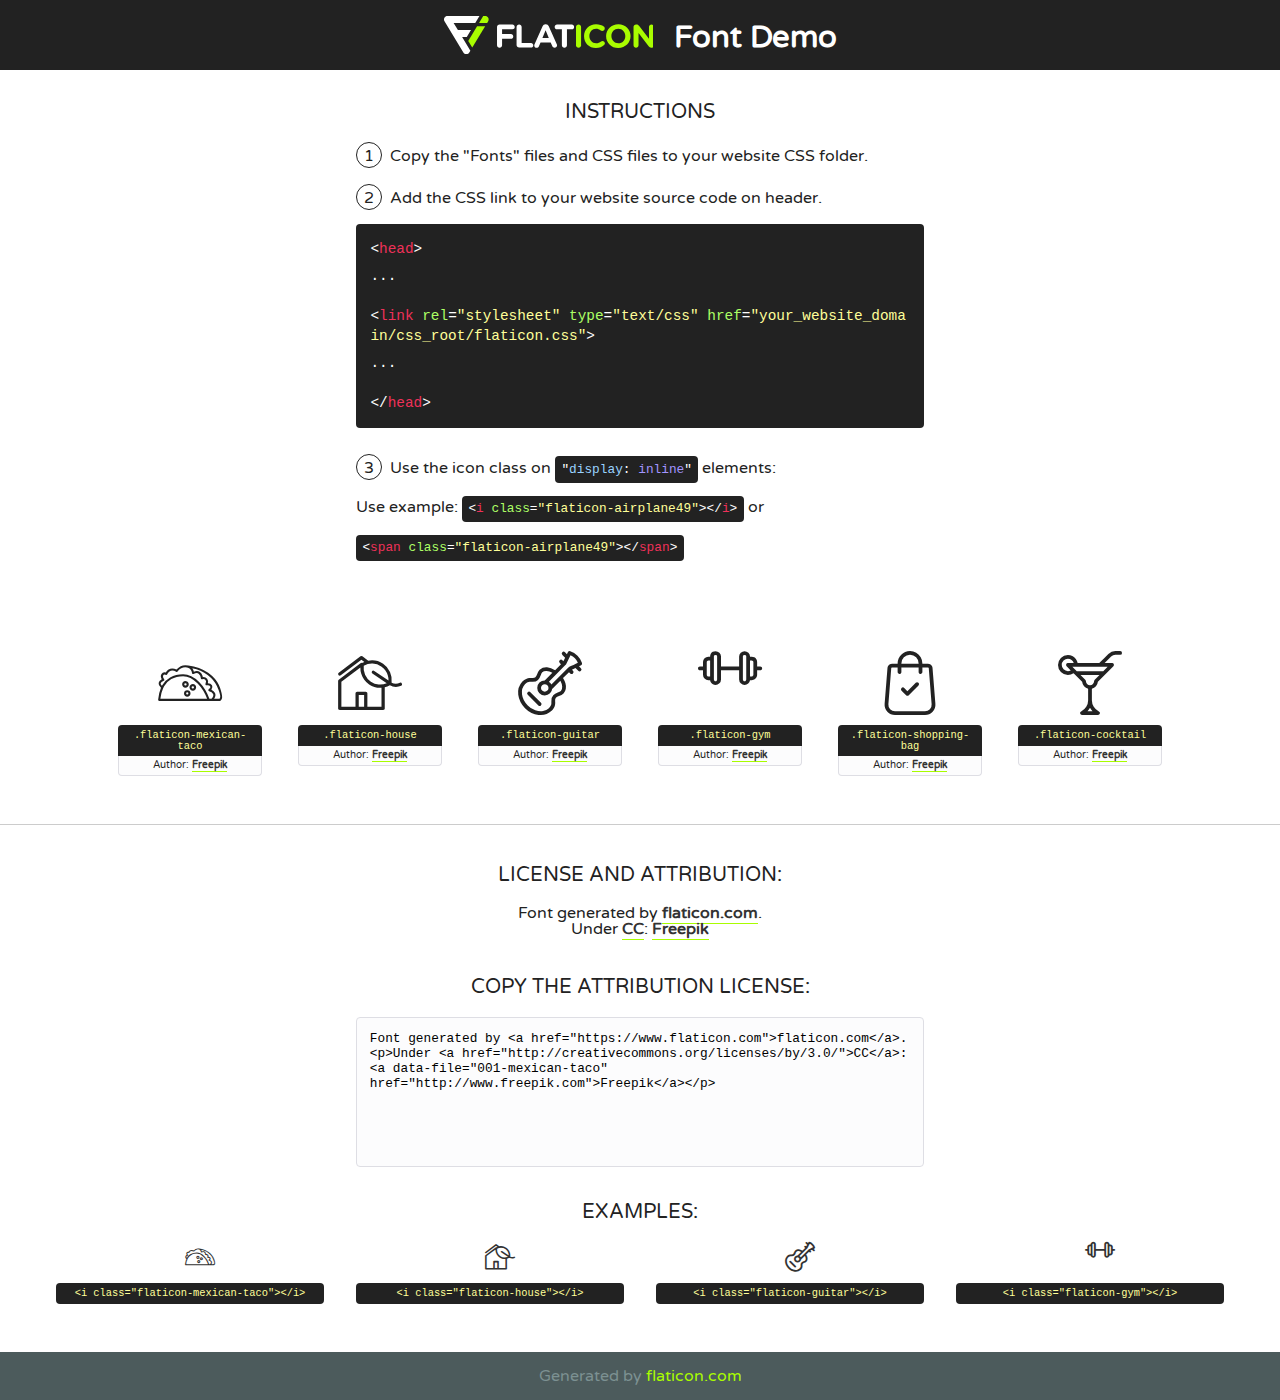
<file: vscode/fonts/flaticon/font/flaticon.html>
<!DOCTYPE html>
<!--
  Flaticon icon font: Flaticon
  Creation date: 11/02/2019 11:47
-->
<html>
<!DOCTYPE html>
<html>

<head>
    <title>Flaticon WebFont</title>
    <link href="http://fonts.googleapis.com/css?family=Varela+Round" rel="stylesheet" type="text/css" />
    <link rel="stylesheet" type="text/css" href="flaticon.css">
    <meta charset="UTF-8">
    <style>
    html, body, div, span, applet, object, iframe,
    h1, h2, h3, h4, h5, h6, p, blockquote, pre,
    a, abbr, acronym, address, big, cite, code,
    del, dfn, em, img, ins, kbd, q, s, samp,
    small, strike, strong, sub, sup, tt, var,
    b, u, i, center,
    dl, dt, dd, ol, ul, li,
    fieldset, form, label, legend,
    table, caption, tbody, tfoot, thead, tr, th, td,
    article, aside, canvas, details, embed, 
    figure, figcaption, footer, header, hgroup, 
    menu, nav, output, ruby, section, summary,
    time, mark, audio, video {
        margin: 0;
        padding: 0;
        border: 0;
        font-size: 100%;
        font: inherit;
        vertical-align: baseline;
    }
    /* HTML5 display-role reset for older browsers */
    article, aside, details, figcaption, figure, 
    footer, header, hgroup, menu, nav, section {
        display: block;
    }
    body {
        line-height: 1;
    }
    ol, ul {
        list-style: none;
    }
    blockquote, q {
        quotes: none;
    }
    blockquote:before, blockquote:after,
    q:before, q:after {
        content: '';
        content: none;
    }
    table {
        border-collapse: collapse;
        border-spacing: 0;
    }
    body {
        font-family: 'Varela Round', Helvetica, Arial, sans-serif;
        font-size: 16px;
        color: #222;
    }
    a {
        color: #333;
        border-bottom: 1px solid #a9fd00;
        font-weight: bold;
        text-decoration: none;
    }
    * {
        -moz-box-sizing: border-box;
        -webkit-box-sizing: border-box;
        box-sizing: border-box;
        margin: 0;
        padding: 0;
    }
    [class^="flaticon-"]:before, [class*=" flaticon-"]:before, [class^="flaticon-"]:after, [class*=" flaticon-"]:after {
        font-family: Flaticon;
        font-size: 30px;
        font-style: normal;
        margin-left: 20px;
        color: #333;
    }
    .wrapper {
        max-width: 600px;
        margin: auto;
        padding: 0 1em;
    }
    .title {
        font-size: 1.25em;
        text-align: center;
        margin-bottom: 1em;
        text-transform: uppercase;
    }
    header {
        text-align: center;
        background-color: #222;
        color: #fff;
        padding: 1em;
    }
    header .logo {
        width: 210px;
        height: 38px;
        display: inline-block;
        vertical-align: middle;
        margin-right: 1em;
        border: none;
    }
    header strong {
        font-size: 1.95em;
        font-weight: bold;
        vertical-align: middle;
        margin-top: 5px;
        display: inline-block;
    }
    .demo {
        margin: 2em auto;
        line-height: 1.25em;
    }
    .demo ul li {
        margin-bottom: 1em;
    }
    .demo ul li .num {
        color: #222;
        border-radius: 20px;
        display: inline-block;
        width: 26px;
        padding: 3px;
        height: 26px;
        text-align: center;
        margin-right: 0.5em;
        border: 1px solid #222;
    }
    .demo ul li code {
        background-color: #222;
        border-radius: 4px;
        padding: 0.25em 0.5em;
        display: inline-block;
        color: #fff;
        font-family: Consolas,Monaco,Lucida Console,Liberation Mono,DejaVu Sans Mono,Bitstream Vera Sans Mono,Courier New, monospace;
        font-weight: lighter;
        margin-top: 1em;
        font-size: 0.8em;
        word-break: break-all;
    }
    .demo ul li code.big {
        padding: 1em;
        font-size: 0.9em;
    }
    .demo ul li code .red {
        color: #EF3159;
    }
    .demo ul li code .green {
        color: #ACFF65;
    }
    .demo ul li code .yellow {
        color: #FFFF99;
    }
    .demo ul li code .blue {
        color: #99D3FF;
    }
    .demo ul li code .purple {
        color: #A295FF;
    }
    .demo ul li code .dots {
        margin-top: 0.5em;
        display: block;
    }
    #glyphs {
        border-bottom: 1px solid #ccc;
        padding: 2em 0;
        text-align: center;
    }
    .glyph {
        display: inline-block;
        width: 9em;
        margin: 1em;
        text-align: center;
        vertical-align: top;
        background: #FFF;
    }
    .glyph .glyph-icon {
        padding: 10px;
        display: block;
        font-family:"Flaticon";
        font-size: 64px;
        line-height: 1;
    }
    .glyph .glyph-icon:before {
        font-size: 64px;
        color: #222;
        margin-left: 0;
    }
    .class-name {
        font-size: 0.65em;
        background-color: #222;
        color: #fff;
        border-radius: 4px 4px 0 0;
        padding: 0.5em;
        color: #FFFF99;
        font-family: Consolas,Monaco,Lucida Console,Liberation Mono,DejaVu Sans Mono,Bitstream Vera Sans Mono,Courier New, monospace;
    }
    .author-name {
        font-size: 0.6em;
        background-color: #fcfcfd;
        border: 1px solid #DEDEE4;
        border-top: 0;
        border-radius: 0 0 4px 4px;
        padding: 0.5em;
    }
    .class-name:last-child {
        font-size: 10px;
        color:#888;
    }
    .class-name:last-child a {
        font-size: 10px;
        color:#555;
    }
    .class-name:last-child a:hover {
        color:#a9fd00;
    }
    .glyph > input {
        display: block;
        width: 100px;
        margin: 5px auto;
        text-align: center;
        font-size: 12px;
        cursor: text;
    }
    .glyph > input.icon-input {
        font-family:"Flaticon";
        font-size: 16px;
        margin-bottom: 10px;
    }
    .attribution .title {
        margin-top: 2em;
    }
    .attribution textarea {
        background-color: #fcfcfd;
        padding: 1em;
        border: none;
        box-shadow: none;
        border: 1px solid #DEDEE4;
        border-radius: 4px;
        resize: none;
        width: 100%;
        height: 150px;
        font-size: 0.8em;
        font-family: Consolas,Monaco,Lucida Console,Liberation Mono,DejaVu Sans Mono,Bitstream Vera Sans Mono,Courier New, monospace;
        -webkit-appearance: none;
    }
    .iconsuse {
        margin: 2em auto;
        text-align: center;
        max-width: 1200px;
    }
    .iconsuse:after {
        content: '';
        display: table;
        clear: both;
    }
    .iconsuse .image {
        float: left;
        width: 25%;
        padding: 0 1em;
    }
    .iconsuse .image p {
        margin-bottom: 1em;
    }
    .iconsuse .image span {
        display: block;
        font-size: 0.65em;
        background-color: #222;
        color: #fff;
        border-radius: 4px;
        padding: 0.5em;
        color: #FFFF99;
        margin-top: 1em;
        font-family: Consolas,Monaco,Lucida Console,Liberation Mono,DejaVu Sans Mono,Bitstream Vera Sans Mono,Courier New, monospace;
    }
    #footer {
        text-align: center;
        background-color: #4C5B5C;
        color: #7c9192;
        padding: 1em;
    }
    #footer a {
        border: none;
        color: #a9fd00;
        font-weight: normal;
    }
    @media (max-width: 960px) {
        .iconsuse .image {
            width: 50%;
        }
    }
    @media (max-width: 560px) {
        .iconsuse .image {
            width: 100%;
        }
    }
    </style>
</head>

<body class="characters-off">

    <header>
        <a href="https://www.flaticon.com" target="_blank" class="logo">
            <svg version="1.1" xmlns="http://www.w3.org/2000/svg" xmlns:xlink="http://www.w3.org/1999/xlink" xmlns:a="http://ns.adobe.com/AdobeSVGViewerExtensions/3.0/" viewBox="0 0 560.875 102.036" enable-background="new 0 0 560.875 102.036" xml:space="preserve">
                <defs>
                </defs>
                <g>
                    <g class="letters">
                        <path fill="#ffffff" d="M141.596,29.675c0-3.777,2.985-6.767,6.764-6.767h34.438c3.426,0,6.15,2.728,6.15,6.15
                        c0,3.43-2.724,6.149-6.15,6.149h-27.674v13.091h23.719c3.429,0,6.151,2.724,6.151,6.15c0,3.43-2.723,6.149-6.151,6.149h-23.719
                        v17.574c0,3.773-2.986,6.761-6.764,6.761c-3.779,0-6.764-2.989-6.764-6.761V29.675z"></path>
                        <path fill="#ffffff" d="M193.844,29.149c0-3.781,2.985-6.767,6.764-6.767c3.776,0,6.763,2.985,6.763,6.767v42.957h25.039
                        c3.426,0,6.149,2.726,6.149,6.153c0,3.425-2.723,6.15-6.149,6.15h-31.802c-3.779,0-6.764-2.986-6.764-6.768V29.149z"></path>
                        <path fill="#ffffff" d="M241.891,75.71l21.438-48.407c1.492-3.341,4.215-5.357,7.906-5.357h0.792
                        c3.686,0,6.323,2.017,7.815,5.357l21.439,48.407c0.436,0.967,0.701,1.845,0.701,2.723c0,3.602-2.809,6.501-6.414,6.501
                        c-3.161,0-5.269-1.845-6.499-4.655l-4.132-9.661h-27.059l-4.301,10.102c-1.144,2.631-3.426,4.214-6.237,4.214
                        c-3.517,0-6.24-2.81-6.24-6.325C241.1,77.64,241.451,76.677,241.891,75.71z M279.932,58.666l-8.521-20.297l-8.526,20.297H279.932
                        z"></path>
                        <path fill="#ffffff" d="M314.864,35.387H301.86c-3.429,0-6.239-2.813-6.239-6.238c0-3.429,2.811-6.24,6.239-6.24h39.533
                        c3.426,0,6.237,2.811,6.237,6.24c0,3.425-2.811,6.238-6.237,6.238h-13.001v42.785c0,3.773-2.99,6.761-6.764,6.761
                        c-3.779,0-6.764-2.989-6.764-6.761V35.387z"></path>
                        <path fill="#A9FD00" d="M352.615,29.149c0-3.781,2.985-6.767,6.767-6.767c3.774,0,6.761,2.985,6.761,6.767v49.024
                        c0,3.773-2.987,6.761-6.761,6.761c-3.781,0-6.767-2.989-6.767-6.761V29.149z"></path>
                        <path fill="#A9FD00" d="M374.132,53.836v-0.179c0-17.481,13.178-31.801,32.065-31.801c9.22,0,15.459,2.458,20.557,6.238
                        c1.402,1.054,2.637,2.985,2.637,5.357c0,3.692-2.985,6.59-6.681,6.59c-1.845,0-3.071-0.702-4.044-1.319
                        c-3.776-2.813-7.729-4.393-12.562-4.393c-10.364,0-17.831,8.611-17.831,19.154v0.173c0,10.542,7.291,19.329,17.831,19.329
                        c5.715,0,9.492-1.756,13.359-4.834c1.049-0.874,2.458-1.491,4.039-1.491c3.429,0,6.325,2.813,6.325,6.236
                        c0,2.106-1.056,3.78-2.282,4.834c-5.539,4.834-12.036,7.733-21.878,7.733C387.572,85.464,374.132,71.493,374.132,53.836z"></path>
                        <path fill="#A9FD00" d="M433.009,53.836v-0.179c0-17.481,13.79-31.801,32.766-31.801c18.981,0,32.592,14.143,32.592,31.628v0.173
                        c0,17.483-13.785,31.807-32.769,31.807C446.625,85.464,433.009,71.32,433.009,53.836z M484.224,53.836v-0.179
                        c0-10.539-7.725-19.326-18.626-19.326c-10.893,0-18.449,8.611-18.449,19.154v0.173c0,10.542,7.73,19.329,18.626,19.329
                        C476.676,72.986,484.224,64.378,484.224,53.836z"></path>
                        <path fill="#A9FD00" d="M506.233,29.321c0-3.774,2.99-6.763,6.767-6.763h1.401c3.252,0,5.183,1.583,7.029,3.953l26.093,34.265
                        V29.059c0-3.692,2.99-6.677,6.681-6.677c3.683,0,6.671,2.985,6.671,6.677v48.934c0,3.78-2.987,6.765-6.764,6.765h-0.436
                        c-3.257,0-5.188-1.581-7.034-3.953l-27.056-35.492v32.944c0,3.687-2.985,6.676-6.678,6.676c-3.683,0-6.673-2.989-6.673-6.676
                        V29.321z"></path>
                    </g>
                    <g class="insignia">
                        <path fill="#ffffff" d="M48.372,56.137h12.517l11.156-18.537H37.186L25.688,18.539h57.825L94.668,0H9.271
                        C5.925,0,2.842,1.801,1.198,4.716c-1.644,2.907-1.593,6.482,0.134,9.343l50.38,83.501c1.678,2.781,4.689,4.476,7.938,4.476
                        c3.246,0,6.257-1.695,7.935-4.476l2.898-4.804L48.372,56.137z"></path>
                        <g class="i">
                            <path fill="#A9FD00" d="M93.575,18.539h0.031v0.004l21.652,0.004l2.705-4.488c1.727-2.861,1.778-6.436,0.133-9.343
                            C116.454,1.801,113.371,0,110.026,0h-5.294L93.575,18.539z"></path>
                            <polygon fill="#A9FD00" points="88.291,27.356 64.725,66.486 75.519,84.404 109.942,27.356"></polygon>
                        </g>
                    </g>
                </g>
            </svg>
        </a>
        <strong>Font Demo</strong>
    </header>


    <section class="demo wrapper">

        <p class="title">Instructions</p>

        <ul>
            <li>
                <span class="num">1</span>Copy the "Fonts" files and CSS files to your website CSS folder.
            </li>
            <li>
                <span class="num">2</span>Add the CSS link to your website source code on header.
                <code class="big">
                    &lt;<span class="red">head</span>&gt;
                    <br/><span class="dots">...</span>
                    <br/>&lt;<span class="red">link</span> <span class="green">rel</span>=<span class="yellow">"stylesheet"</span> <span class="green">type</span>=<span class="yellow">"text/css"</span> <span class="green">href</span>=<span class="yellow">"your_website_domain/css_root/flaticon.css"</span>&gt;
                    <br/><span class="dots">...</span>
                    <br/>&lt;/<span class="red">head</span>&gt;
                </code>
            </li>

            <li>
                <p>
                    <span class="num">3</span>Use the icon class on <code>"<span class="blue">display</span>:<span class="purple"> inline</span>"</code> elements:
                    <br />
                    Use example: <code>&lt;<span class="red">i</span> <span class="green">class</span>=<span class="yellow">&quot;flaticon-airplane49&quot;</span>&gt;&lt;/<span class="red">i</span>&gt;</code> or <code>&lt;<span class="red">span</span> <span class="green">class</span>=<span class="yellow">&quot;flaticon-airplane49&quot;</span>&gt;&lt;/<span class="red">span</span>&gt;</code>
            </li>
        </ul>

    </section>




   <section id="glyphs">          
    
      
        <div class="glyph"><div class="glyph-icon flaticon-mexican-taco"></div>
            <div class="class-name">.flaticon-mexican-taco</div>
            <div class="author-name">Author: <a data-file="001-mexican-taco" href="http://www.freepik.com">Freepik</a> </div> 
        </div>        
        
        <div class="glyph"><div class="glyph-icon flaticon-house"></div>
            <div class="class-name">.flaticon-house</div>
            <div class="author-name">Author: <a data-file="002-house" href="http://www.freepik.com">Freepik</a> </div> 
        </div>        
        
        <div class="glyph"><div class="glyph-icon flaticon-guitar"></div>
            <div class="class-name">.flaticon-guitar</div>
            <div class="author-name">Author: <a data-file="003-guitar" href="http://www.freepik.com">Freepik</a> </div> 
        </div>        
        
        <div class="glyph"><div class="glyph-icon flaticon-gym"></div>
            <div class="class-name">.flaticon-gym</div>
            <div class="author-name">Author: <a data-file="004-gym" href="http://www.freepik.com">Freepik</a> </div> 
        </div>        
        
        <div class="glyph"><div class="glyph-icon flaticon-shopping-bag"></div>
            <div class="class-name">.flaticon-shopping-bag</div>
            <div class="author-name">Author: <a data-file="005-shopping-bag" href="http://www.freepik.com">Freepik</a> </div> 
        </div>        
        
        <div class="glyph"><div class="glyph-icon flaticon-cocktail"></div>
            <div class="class-name">.flaticon-cocktail</div>
            <div class="author-name">Author: <a data-file="006-cocktail" href="http://www.freepik.com">Freepik</a> </div> 
        </div>        
        

    </section>



    <section class="attribution wrapper"   style="text-align:center;">

      <div class="title">License and attribution:</div><div class="attrDiv">Font generated by <a href="https://www.flaticon.com">flaticon.com</a>. <div><p>Under <a href="http://creativecommons.org/licenses/by/3.0/">CC</a>: <a data-file="001-mexican-taco" href="http://www.freepik.com">Freepik</a></p>  </div>
      </div>
      <div class="title">Copy the Attribution License:</div>

    <textarea onclick="this.focus();this.select();">Font generated by &lt;a href=&quot;https://www.flaticon.com&quot;&gt;flaticon.com&lt;/a&gt;. <p>Under <a href="http://creativecommons.org/licenses/by/3.0/">CC</a>: <a data-file="001-mexican-taco" href="http://www.freepik.com">Freepik</a></p>  
     </textarea>

    </section>

    <section class="iconsuse">

          <div class="title">Examples:</div>            
             
            <div class="image">
                <p>
                    <i class="glyph-icon flaticon-mexican-taco"></i> 
                    <span>&lt;i class=&quot;flaticon-mexican-taco&quot;&gt;&lt;/i&gt;</span>
                </p>
            </div>
            
            <div class="image">
                <p>
                    <i class="glyph-icon flaticon-house"></i> 
                    <span>&lt;i class=&quot;flaticon-house&quot;&gt;&lt;/i&gt;</span>
                </p>
            </div>
            
            <div class="image">
                <p>
                    <i class="glyph-icon flaticon-guitar"></i> 
                    <span>&lt;i class=&quot;flaticon-guitar&quot;&gt;&lt;/i&gt;</span>
                </p>
            </div>
            
            <div class="image">
                <p>
                    <i class="glyph-icon flaticon-gym"></i> 
                    <span>&lt;i class=&quot;flaticon-gym&quot;&gt;&lt;/i&gt;</span>
                </p>
            </div>
                       
        </div>
                            
    </section>

<div id="footer">
    <div>Generated by <a href="https://www.flaticon.com">flaticon.com</a>
    </div>
</div>



</body>
</html>
</file>
<file: vscode/fonts/icomoon/style.css>
@font-face {
  font-family: 'icomoon';
  src:  url('fonts/icomoon.eot?10si43');
  src:  url('fonts/icomoon.eot?10si43#iefix') format('embedded-opentype'),
    url('fonts/icomoon.ttf?10si43') format('truetype'),
    url('fonts/icomoon.woff?10si43') format('woff'),
    url('fonts/icomoon.svg?10si43#icomoon') format('svg');
  font-weight: normal;
  font-style: normal;
}

[class^="icon-"], [class*=" icon-"] {
  /* use !important to prevent issues with browser extensions that change fonts */
  font-family: 'icomoon' !important;
  speak: none;
  font-style: normal;
  font-weight: normal;
  font-variant: normal;
  text-transform: none;
  line-height: 1;

  /* Better Font Rendering =========== */
  -webkit-font-smoothing: antialiased;
  -moz-osx-font-smoothing: grayscale;
}

.icon-asterisk:before {
  content: "\f069";
}
.icon-plus:before {
  content: "\f067";
}
.icon-question:before {
  content: "\f128";
}
.icon-minus:before {
  content: "\f068";
}
.icon-glass:before {
  content: "\f000";
}
.icon-music:before {
  content: "\f001";
}
.icon-search:before {
  content: "\f002";
}
.icon-envelope-o:before {
  content: "\f003";
}
.icon-heart:before {
  content: "\f004";
}
.icon-star:before {
  content: "\f005";
}
.icon-star-o:before {
  content: "\f006";
}
.icon-user:before {
  content: "\f007";
}
.icon-film:before {
  content: "\f008";
}
.icon-th-large:before {
  content: "\f009";
}
.icon-th:before {
  content: "\f00a";
}
.icon-th-list:before {
  content: "\f00b";
}
.icon-check:before {
  content: "\f00c";
}
.icon-close:before {
  content: "\f00d";
}
.icon-remove:before {
  content: "\f00d";
}
.icon-times:before {
  content: "\f00d";
}
.icon-search-plus:before {
  content: "\f00e";
}
.icon-search-minus:before {
  content: "\f010";
}
.icon-power-off:before {
  content: "\f011";
}
.icon-signal:before {
  content: "\f012";
}
.icon-cog:before {
  content: "\f013";
}
.icon-gear:before {
  content: "\f013";
}
.icon-trash-o:before {
  content: "\f014";
}
.icon-home:before {
  content: "\f015";
}
.icon-file-o:before {
  content: "\f016";
}
.icon-clock-o:before {
  content: "\f017";
}
.icon-road:before {
  content: "\f018";
}
.icon-download:before {
  content: "\f019";
}
.icon-arrow-circle-o-down:before {
  content: "\f01a";
}
.icon-arrow-circle-o-up:before {
  content: "\f01b";
}
.icon-inbox:before {
  content: "\f01c";
}
.icon-play-circle-o:before {
  content: "\f01d";
}
.icon-repeat:before {
  content: "\f01e";
}
.icon-rotate-right:before {
  content: "\f01e";
}
.icon-refresh:before {
  content: "\f021";
}
.icon-list-alt:before {
  content: "\f022";
}
.icon-lock:before {
  content: "\f023";
}
.icon-flag:before {
  content: "\f024";
}
.icon-headphones:before {
  content: "\f025";
}
.icon-volume-off:before {
  content: "\f026";
}
.icon-volume-down:before {
  content: "\f027";
}
.icon-volume-up:before {
  content: "\f028";
}
.icon-qrcode:before {
  content: "\f029";
}
.icon-barcode:before {
  content: "\f02a";
}
.icon-tag:before {
  content: "\f02b";
}
.icon-tags:before {
  content: "\f02c";
}
.icon-book:before {
  content: "\f02d";
}
.icon-bookmark:before {
  content: "\f02e";
}
.icon-print:before {
  content: "\f02f";
}
.icon-camera:before {
  content: "\f030";
}
.icon-font:before {
  content: "\f031";
}
.icon-bold:before {
  content: "\f032";
}
.icon-italic:before {
  content: "\f033";
}
.icon-text-height:before {
  content: "\f034";
}
.icon-text-width:before {
  content: "\f035";
}
.icon-align-left:before {
  content: "\f036";
}
.icon-align-center:before {
  content: "\f037";
}
.icon-align-right:before {
  content: "\f038";
}
.icon-align-justify:before {
  content: "\f039";
}
.icon-list:before {
  content: "\f03a";
}
.icon-dedent:before {
  content: "\f03b";
}
.icon-outdent:before {
  content: "\f03b";
}
.icon-indent:before {
  content: "\f03c";
}
.icon-video-camera:before {
  content: "\f03d";
}
.icon-image:before {
  content: "\f03e";
}
.icon-photo:before {
  content: "\f03e";
}
.icon-picture-o:before {
  content: "\f03e";
}
.icon-pencil:before {
  content: "\f040";
}
.icon-map-marker:before {
  content: "\f041";
}
.icon-adjust:before {
  content: "\f042";
}
.icon-tint:before {
  content: "\f043";
}
.icon-edit:before {
  content: "\f044";
}
.icon-pencil-square-o:before {
  content: "\f044";
}
.icon-share-square-o:before {
  content: "\f045";
}
.icon-check-square-o:before {
  content: "\f046";
}
.icon-arrows:before {
  content: "\f047";
}
.icon-step-backward:before {
  content: "\f048";
}
.icon-fast-backward:before {
  content: "\f049";
}
.icon-backward:before {
  content: "\f04a";
}
.icon-play:before {
  content: "\f04b";
}
.icon-pause:before {
  content: "\f04c";
}
.icon-stop:before {
  content: "\f04d";
}
.icon-forward:before {
  content: "\f04e";
}
.icon-fast-forward:before {
  content: "\f050";
}
.icon-step-forward:before {
  content: "\f051";
}
.icon-eject:before {
  content: "\f052";
}
.icon-chevron-left:before {
  content: "\f053";
}
.icon-chevron-right:before {
  content: "\f054";
}
.icon-plus-circle:before {
  content: "\f055";
}
.icon-minus-circle:before {
  content: "\f056";
}
.icon-times-circle:before {
  content: "\f057";
}
.icon-check-circle:before {
  content: "\f058";
}
.icon-question-circle:before {
  content: "\f059";
}
.icon-info-circle:before {
  content: "\f05a";
}
.icon-crosshairs:before {
  content: "\f05b";
}
.icon-times-circle-o:before {
  content: "\f05c";
}
.icon-check-circle-o:before {
  content: "\f05d";
}
.icon-ban:before {
  content: "\f05e";
}
.icon-arrow-left:before {
  content: "\f060";
}
.icon-arrow-right:before {
  content: "\f061";
}
.icon-arrow-up:before {
  content: "\f062";
}
.icon-arrow-down:before {
  content: "\f063";
}
.icon-mail-forward:before {
  content: "\f064";
}
.icon-share:before {
  content: "\f064";
}
.icon-expand:before {
  content: "\f065";
}
.icon-compress:before {
  content: "\f066";
}
.icon-exclamation-circle:before {
  content: "\f06a";
}
.icon-gift:before {
  content: "\f06b";
}
.icon-leaf:before {
  content: "\f06c";
}
.icon-fire:before {
  content: "\f06d";
}
.icon-eye:before {
  content: "\f06e";
}
.icon-eye-slash:before {
  content: "\f070";
}
.icon-exclamation-triangle:before {
  content: "\f071";
}
.icon-warning:before {
  content: "\f071";
}
.icon-plane:before {
  content: "\f072";
}
.icon-calendar:before {
  content: "\f073";
}
.icon-random:before {
  content: "\f074";
}
.icon-comment:before {
  content: "\f075";
}
.icon-magnet:before {
  content: "\f076";
}
.icon-chevron-up:before {
  content: "\f077";
}
.icon-chevron-down:before {
  content: "\f078";
}
.icon-retweet:before {
  content: "\f079";
}
.icon-shopping-cart:before {
  content: "\f07a";
}
.icon-folder:before {
  content: "\f07b";
}
.icon-folder-open:before {
  content: "\f07c";
}
.icon-arrows-v:before {
  content: "\f07d";
}
.icon-arrows-h:before {
  content: "\f07e";
}
.icon-bar-chart:before {
  content: "\f080";
}
.icon-bar-chart-o:before {
  content: "\f080";
}
.icon-twitter-square:before {
  content: "\f081";
}
.icon-facebook-square:before {
  content: "\f082";
}
.icon-camera-retro:before {
  content: "\f083";
}
.icon-key:before {
  content: "\f084";
}
.icon-cogs:before {
  content: "\f085";
}
.icon-gears:before {
  content: "\f085";
}
.icon-comments:before {
  content: "\f086";
}
.icon-thumbs-o-up:before {
  content: "\f087";
}
.icon-thumbs-o-down:before {
  content: "\f088";
}
.icon-star-half:before {
  content: "\f089";
}
.icon-heart-o:before {
  content: "\f08a";
}
.icon-sign-out:before {
  content: "\f08b";
}
.icon-linkedin-square:before {
  content: "\f08c";
}
.icon-thumb-tack:before {
  content: "\f08d";
}
.icon-external-link:before {
  content: "\f08e";
}
.icon-sign-in:before {
  content: "\f090";
}
.icon-trophy:before {
  content: "\f091";
}
.icon-github-square:before {
  content: "\f092";
}
.icon-upload:before {
  content: "\f093";
}
.icon-lemon-o:before {
  content: "\f094";
}
.icon-phone:before {
  content: "\f095";
}
.icon-square-o:before {
  content: "\f096";
}
.icon-bookmark-o:before {
  content: "\f097";
}
.icon-phone-square:before {
  content: "\f098";
}
.icon-twitter:before {
  content: "\f099";
}
.icon-facebook:before {
  content: "\f09a";
}
.icon-facebook-f:before {
  content: "\f09a";
}
.icon-github:before {
  content: "\f09b";
}
.icon-unlock:before {
  content: "\f09c";
}
.icon-credit-card:before {
  content: "\f09d";
}
.icon-feed:before {
  content: "\f09e";
}
.icon-rss:before {
  content: "\f09e";
}
.icon-hdd-o:before {
  content: "\f0a0";
}
.icon-bullhorn:before {
  content: "\f0a1";
}
.icon-bell-o:before {
  content: "\f0a2";
}
.icon-certificate:before {
  content: "\f0a3";
}
.icon-hand-o-right:before {
  content: "\f0a4";
}
.icon-hand-o-left:before {
  content: "\f0a5";
}
.icon-hand-o-up:before {
  content: "\f0a6";
}
.icon-hand-o-down:before {
  content: "\f0a7";
}
.icon-arrow-circle-left:before {
  content: "\f0a8";
}
.icon-arrow-circle-right:before {
  content: "\f0a9";
}
.icon-arrow-circle-up:before {
  content: "\f0aa";
}
.icon-arrow-circle-down:before {
  content: "\f0ab";
}
.icon-globe:before {
  content: "\f0ac";
}
.icon-wrench:before {
  content: "\f0ad";
}
.icon-tasks:before {
  content: "\f0ae";
}
.icon-filter:before {
  content: "\f0b0";
}
.icon-briefcase:before {
  content: "\f0b1";
}
.icon-arrows-alt:before {
  content: "\f0b2";
}
.icon-group:before {
  content: "\f0c0";
}
.icon-users:before {
  content: "\f0c0";
}
.icon-chain:before {
  content: "\f0c1";
}
.icon-link:before {
  content: "\f0c1";
}
.icon-cloud:before {
  content: "\f0c2";
}
.icon-flask:before {
  content: "\f0c3";
}
.icon-cut:before {
  content: "\f0c4";
}
.icon-scissors:before {
  content: "\f0c4";
}
.icon-copy:before {
  content: "\f0c5";
}
.icon-files-o:before {
  content: "\f0c5";
}
.icon-paperclip:before {
  content: "\f0c6";
}
.icon-floppy-o:before {
  content: "\f0c7";
}
.icon-save:before {
  content: "\f0c7";
}
.icon-square:before {
  content: "\f0c8";
}
.icon-bars:before {
  content: "\f0c9";
}
.icon-navicon:before {
  content: "\f0c9";
}
.icon-reorder:before {
  content: "\f0c9";
}
.icon-list-ul:before {
  content: "\f0ca";
}
.icon-list-ol:before {
  content: "\f0cb";
}
.icon-strikethrough:before {
  content: "\f0cc";
}
.icon-underline:before {
  content: "\f0cd";
}
.icon-table:before {
  content: "\f0ce";
}
.icon-magic:before {
  content: "\f0d0";
}
.icon-truck:before {
  content: "\f0d1";
}
.icon-pinterest:before {
  content: "\f0d2";
}
.icon-pinterest-square:before {
  content: "\f0d3";
}
.icon-google-plus-square:before {
  content: "\f0d4";
}
.icon-google-plus:before {
  content: "\f0d5";
}
.icon-money:before {
  content: "\f0d6";
}
.icon-caret-down:before {
  content: "\f0d7";
}
.icon-caret-up:before {
  content: "\f0d8";
}
.icon-caret-left:before {
  content: "\f0d9";
}
.icon-caret-right:before {
  content: "\f0da";
}
.icon-columns:before {
  content: "\f0db";
}
.icon-sort:before {
  content: "\f0dc";
}
.icon-unsorted:before {
  content: "\f0dc";
}
.icon-sort-desc:before {
  content: "\f0dd";
}
.icon-sort-down:before {
  content: "\f0dd";
}
.icon-sort-asc:before {
  content: "\f0de";
}
.icon-sort-up:before {
  content: "\f0de";
}
.icon-envelope:before {
  content: "\f0e0";
}
.icon-linkedin:before {
  content: "\f0e1";
}
.icon-rotate-left:before {
  content: "\f0e2";
}
.icon-undo:before {
  content: "\f0e2";
}
.icon-gavel:before {
  content: "\f0e3";
}
.icon-legal:before {
  content: "\f0e3";
}
.icon-dashboard:before {
  content: "\f0e4";
}
.icon-tachometer:before {
  content: "\f0e4";
}
.icon-comment-o:before {
  content: "\f0e5";
}
.icon-comments-o:before {
  content: "\f0e6";
}
.icon-bolt:before {
  content: "\f0e7";
}
.icon-flash:before {
  content: "\f0e7";
}
.icon-sitemap:before {
  content: "\f0e8";
}
.icon-umbrella:before {
  content: "\f0e9";
}
.icon-clipboard:before {
  content: "\f0ea";
}
.icon-paste:before {
  content: "\f0ea";
}
.icon-lightbulb-o:before {
  content: "\f0eb";
}
.icon-exchange:before {
  content: "\f0ec";
}
.icon-cloud-download:before {
  content: "\f0ed";
}
.icon-cloud-upload:before {
  content: "\f0ee";
}
.icon-user-md:before {
  content: "\f0f0";
}
.icon-stethoscope:before {
  content: "\f0f1";
}
.icon-suitcase:before {
  content: "\f0f2";
}
.icon-bell:before {
  content: "\f0f3";
}
.icon-coffee:before {
  content: "\f0f4";
}
.icon-cutlery:before {
  content: "\f0f5";
}
.icon-file-text-o:before {
  content: "\f0f6";
}
.icon-building-o:before {
  content: "\f0f7";
}
.icon-hospital-o:before {
  content: "\f0f8";
}
.icon-ambulance:before {
  content: "\f0f9";
}
.icon-medkit:before {
  content: "\f0fa";
}
.icon-fighter-jet:before {
  content: "\f0fb";
}
.icon-beer:before {
  content: "\f0fc";
}
.icon-h-square:before {
  content: "\f0fd";
}
.icon-plus-square:before {
  content: "\f0fe";
}
.icon-angle-double-left:before {
  content: "\f100";
}
.icon-angle-double-right:before {
  content: "\f101";
}
.icon-angle-double-up:before {
  content: "\f102";
}
.icon-angle-double-down:before {
  content: "\f103";
}
.icon-angle-left:before {
  content: "\f104";
}
.icon-angle-right:before {
  content: "\f105";
}
.icon-angle-up:before {
  content: "\f106";
}
.icon-angle-down:before {
  content: "\f107";
}
.icon-desktop:before {
  content: "\f108";
}
.icon-laptop:before {
  content: "\f109";
}
.icon-tablet:before {
  content: "\f10a";
}
.icon-mobile:before {
  content: "\f10b";
}
.icon-mobile-phone:before {
  content: "\f10b";
}
.icon-circle-o:before {
  content: "\f10c";
}
.icon-quote-left:before {
  content: "\f10d";
}
.icon-quote-right:before {
  content: "\f10e";
}
.icon-spinner:before {
  content: "\f110";
}
.icon-circle:before {
  content: "\f111";
}
.icon-mail-reply:before {
  content: "\f112";
}
.icon-reply:before {
  content: "\f112";
}
.icon-github-alt:before {
  content: "\f113";
}
.icon-folder-o:before {
  content: "\f114";
}
.icon-folder-open-o:before {
  content: "\f115";
}
.icon-smile-o:before {
  content: "\f118";
}
.icon-frown-o:before {
  content: "\f119";
}
.icon-meh-o:before {
  content: "\f11a";
}
.icon-gamepad:before {
  content: "\f11b";
}
.icon-keyboard-o:before {
  content: "\f11c";
}
.icon-flag-o:before {
  content: "\f11d";
}
.icon-flag-checkered:before {
  content: "\f11e";
}
.icon-terminal:before {
  content: "\f120";
}
.icon-code:before {
  content: "\f121";
}
.icon-mail-reply-all:before {
  content: "\f122";
}
.icon-reply-all:before {
  content: "\f122";
}
.icon-star-half-empty:before {
  content: "\f123";
}
.icon-star-half-full:before {
  content: "\f123";
}
.icon-star-half-o:before {
  content: "\f123";
}
.icon-location-arrow:before {
  content: "\f124";
}
.icon-crop:before {
  content: "\f125";
}
.icon-code-fork:before {
  content: "\f126";
}
.icon-chain-broken:before {
  content: "\f127";
}
.icon-unlink:before {
  content: "\f127";
}
.icon-info:before {
  content: "\f129";
}
.icon-exclamation:before {
  content: "\f12a";
}
.icon-superscript:before {
  content: "\f12b";
}
.icon-subscript:before {
  content: "\f12c";
}
.icon-eraser:before {
  content: "\f12d";
}
.icon-puzzle-piece:before {
  content: "\f12e";
}
.icon-microphone:before {
  content: "\f130";
}
.icon-microphone-slash:before {
  content: "\f131";
}
.icon-shield:before {
  content: "\f132";
}
.icon-calendar-o:before {
  content: "\f133";
}
.icon-fire-extinguisher:before {
  content: "\f134";
}
.icon-rocket:before {
  content: "\f135";
}
.icon-maxcdn:before {
  content: "\f136";
}
.icon-chevron-circle-left:before {
  content: "\f137";
}
.icon-chevron-circle-right:before {
  content: "\f138";
}
.icon-chevron-circle-up:before {
  content: "\f139";
}
.icon-chevron-circle-down:before {
  content: "\f13a";
}
.icon-html5:before {
  content: "\f13b";
}
.icon-css3:before {
  content: "\f13c";
}
.icon-anchor:before {
  content: "\f13d";
}
.icon-unlock-alt:before {
  content: "\f13e";
}
.icon-bullseye:before {
  content: "\f140";
}
.icon-ellipsis-h:before {
  content: "\f141";
}
.icon-ellipsis-v:before {
  content: "\f142";
}
.icon-rss-square:before {
  content: "\f143";
}
.icon-play-circle:before {
  content: "\f144";
}
.icon-ticket:before {
  content: "\f145";
}
.icon-minus-square:before {
  content: "\f146";
}
.icon-minus-square-o:before {
  content: "\f147";
}
.icon-level-up:before {
  content: "\f148";
}
.icon-level-down:before {
  content: "\f149";
}
.icon-check-square:before {
  content: "\f14a";
}
.icon-pencil-square:before {
  content: "\f14b";
}
.icon-external-link-square:before {
  content: "\f14c";
}
.icon-share-square:before {
  content: "\f14d";
}
.icon-compass:before {
  content: "\f14e";
}
.icon-caret-square-o-down:before {
  content: "\f150";
}
.icon-toggle-down:before {
  content: "\f150";
}
.icon-caret-square-o-up:before {
  content: "\f151";
}
.icon-toggle-up:before {
  content: "\f151";
}
.icon-caret-square-o-right:before {
  content: "\f152";
}
.icon-toggle-right:before {
  content: "\f152";
}
.icon-eur:before {
  content: "\f153";
}
.icon-euro:before {
  content: "\f153";
}
.icon-gbp:before {
  content: "\f154";
}
.icon-dollar:before {
  content: "\f155";
}
.icon-usd:before {
  content: "\f155";
}
.icon-inr:before {
  content: "\f156";
}
.icon-rupee:before {
  content: "\f156";
}
.icon-cny:before {
  content: "\f157";
}
.icon-jpy:before {
  content: "\f157";
}
.icon-rmb:before {
  content: "\f157";
}
.icon-yen:before {
  content: "\f157";
}
.icon-rouble:before {
  content: "\f158";
}
.icon-rub:before {
  content: "\f158";
}
.icon-ruble:before {
  content: "\f158";
}
.icon-krw:before {
  content: "\f159";
}
.icon-won:before {
  content: "\f159";
}
.icon-bitcoin:before {
  content: "\f15a";
}
.icon-btc:before {
  content: "\f15a";
}
.icon-file:before {
  content: "\f15b";
}
.icon-file-text:before {
  content: "\f15c";
}
.icon-sort-alpha-asc:before {
  content: "\f15d";
}
.icon-sort-alpha-desc:before {
  content: "\f15e";
}
.icon-sort-amount-asc:before {
  content: "\f160";
}
.icon-sort-amount-desc:before {
  content: "\f161";
}
.icon-sort-numeric-asc:before {
  content: "\f162";
}
.icon-sort-numeric-desc:before {
  content: "\f163";
}
.icon-thumbs-up:before {
  content: "\f164";
}
.icon-thumbs-down:before {
  content: "\f165";
}
.icon-youtube-square:before {
  content: "\f166";
}
.icon-youtube:before {
  content: "\f167";
}
.icon-xing:before {
  content: "\f168";
}
.icon-xing-square:before {
  content: "\f169";
}
.icon-youtube-play:before {
  content: "\f16a";
}
.icon-dropbox:before {
  content: "\f16b";
}
.icon-stack-overflow:before {
  content: "\f16c";
}
.icon-instagram:before {
  content: "\f16d";
}
.icon-flickr:before {
  content: "\f16e";
}
.icon-adn:before {
  content: "\f170";
}
.icon-bitbucket:before {
  content: "\f171";
}
.icon-bitbucket-square:before {
  content: "\f172";
}
.icon-tumblr:before {
  content: "\f173";
}
.icon-tumblr-square:before {
  content: "\f174";
}
.icon-long-arrow-down:before {
  content: "\f175";
}
.icon-long-arrow-up:before {
  content: "\f176";
}
.icon-long-arrow-left:before {
  content: "\f177";
}
.icon-long-arrow-right:before {
  content: "\f178";
}
.icon-apple:before {
  content: "\f179";
}
.icon-windows:before {
  content: "\f17a";
}
.icon-android:before {
  content: "\f17b";
}
.icon-linux:before {
  content: "\f17c";
}
.icon-dribbble:before {
  content: "\f17d";
}
.icon-skype:before {
  content: "\f17e";
}
.icon-foursquare:before {
  content: "\f180";
}
.icon-trello:before {
  content: "\f181";
}
.icon-female:before {
  content: "\f182";
}
.icon-male:before {
  content: "\f183";
}
.icon-gittip:before {
  content: "\f184";
}
.icon-gratipay:before {
  content: "\f184";
}
.icon-sun-o:before {
  content: "\f185";
}
.icon-moon-o:before {
  content: "\f186";
}
.icon-archive:before {
  content: "\f187";
}
.icon-bug:before {
  content: "\f188";
}
.icon-vk:before {
  content: "\f189";
}
.icon-weibo:before {
  content: "\f18a";
}
.icon-renren:before {
  content: "\f18b";
}
.icon-pagelines:before {
  content: "\f18c";
}
.icon-stack-exchange:before {
  content: "\f18d";
}
.icon-arrow-circle-o-right:before {
  content: "\f18e";
}
.icon-arrow-circle-o-left:before {
  content: "\f190";
}
.icon-caret-square-o-left:before {
  content: "\f191";
}
.icon-toggle-left:before {
  content: "\f191";
}
.icon-dot-circle-o:before {
  content: "\f192";
}
.icon-wheelchair:before {
  content: "\f193";
}
.icon-vimeo-square:before {
  content: "\f194";
}
.icon-try:before {
  content: "\f195";
}
.icon-turkish-lira:before {
  content: "\f195";
}
.icon-plus-square-o:before {
  content: "\f196";
}
.icon-space-shuttle:before {
  content: "\f197";
}
.icon-slack:before {
  content: "\f198";
}
.icon-envelope-square:before {
  content: "\f199";
}
.icon-wordpress:before {
  content: "\f19a";
}
.icon-openid:before {
  content: "\f19b";
}
.icon-bank:before {
  content: "\f19c";
}
.icon-institution:before {
  content: "\f19c";
}
.icon-university:before {
  content: "\f19c";
}
.icon-graduation-cap:before {
  content: "\f19d";
}
.icon-mortar-board:before {
  content: "\f19d";
}
.icon-yahoo:before {
  content: "\f19e";
}
.icon-google:before {
  content: "\f1a0";
}
.icon-reddit:before {
  content: "\f1a1";
}
.icon-reddit-square:before {
  content: "\f1a2";
}
.icon-stumbleupon-circle:before {
  content: "\f1a3";
}
.icon-stumbleupon:before {
  content: "\f1a4";
}
.icon-delicious:before {
  content: "\f1a5";
}
.icon-digg:before {
  content: "\f1a6";
}
.icon-pied-piper-pp:before {
  content: "\f1a7";
}
.icon-pied-piper-alt:before {
  content: "\f1a8";
}
.icon-drupal:before {
  content: "\f1a9";
}
.icon-joomla:before {
  content: "\f1aa";
}
.icon-language:before {
  content: "\f1ab";
}
.icon-fax:before {
  content: "\f1ac";
}
.icon-building:before {
  content: "\f1ad";
}
.icon-child:before {
  content: "\f1ae";
}
.icon-paw:before {
  content: "\f1b0";
}
.icon-spoon:before {
  content: "\f1b1";
}
.icon-cube:before {
  content: "\f1b2";
}
.icon-cubes:before {
  content: "\f1b3";
}
.icon-behance:before {
  content: "\f1b4";
}
.icon-behance-square:before {
  content: "\f1b5";
}
.icon-steam:before {
  content: "\f1b6";
}
.icon-steam-square:before {
  content: "\f1b7";
}
.icon-recycle:before {
  content: "\f1b8";
}
.icon-automobile:before {
  content: "\f1b9";
}
.icon-car:before {
  content: "\f1b9";
}
.icon-cab:before {
  content: "\f1ba";
}
.icon-taxi:before {
  content: "\f1ba";
}
.icon-tree:before {
  content: "\f1bb";
}
.icon-spotify:before {
  content: "\f1bc";
}
.icon-deviantart:before {
  content: "\f1bd";
}
.icon-soundcloud:before {
  content: "\f1be";
}
.icon-database:before {
  content: "\f1c0";
}
.icon-file-pdf-o:before {
  content: "\f1c1";
}
.icon-file-word-o:before {
  content: "\f1c2";
}
.icon-file-excel-o:before {
  content: "\f1c3";
}
.icon-file-powerpoint-o:before {
  content: "\f1c4";
}
.icon-file-image-o:before {
  content: "\f1c5";
}
.icon-file-photo-o:before {
  content: "\f1c5";
}
.icon-file-picture-o:before {
  content: "\f1c5";
}
.icon-file-archive-o:before {
  content: "\f1c6";
}
.icon-file-zip-o:before {
  content: "\f1c6";
}
.icon-file-audio-o:before {
  content: "\f1c7";
}
.icon-file-sound-o:before {
  content: "\f1c7";
}
.icon-file-movie-o:before {
  content: "\f1c8";
}
.icon-file-video-o:before {
  content: "\f1c8";
}
.icon-file-code-o:before {
  content: "\f1c9";
}
.icon-vine:before {
  content: "\f1ca";
}
.icon-codepen:before {
  content: "\f1cb";
}
.icon-jsfiddle:before {
  content: "\f1cc";
}
.icon-life-bouy:before {
  content: "\f1cd";
}
.icon-life-buoy:before {
  content: "\f1cd";
}
.icon-life-ring:before {
  content: "\f1cd";
}
.icon-life-saver:before {
  content: "\f1cd";
}
.icon-support:before {
  content: "\f1cd";
}
.icon-circle-o-notch:before {
  content: "\f1ce";
}
.icon-ra:before {
  content: "\f1d0";
}
.icon-rebel:before {
  content: "\f1d0";
}
.icon-resistance:before {
  content: "\f1d0";
}
.icon-empire:before {
  content: "\f1d1";
}
.icon-ge:before {
  content: "\f1d1";
}
.icon-git-square:before {
  content: "\f1d2";
}
.icon-git:before {
  content: "\f1d3";
}
.icon-hacker-news:before {
  content: "\f1d4";
}
.icon-y-combinator-square:before {
  content: "\f1d4";
}
.icon-yc-square:before {
  content: "\f1d4";
}
.icon-tencent-weibo:before {
  content: "\f1d5";
}
.icon-qq:before {
  content: "\f1d6";
}
.icon-wechat:before {
  content: "\f1d7";
}
.icon-weixin:before {
  content: "\f1d7";
}
.icon-paper-plane:before {
  content: "\f1d8";
}
.icon-send:before {
  content: "\f1d8";
}
.icon-paper-plane-o:before {
  content: "\f1d9";
}
.icon-send-o:before {
  content: "\f1d9";
}
.icon-history:before {
  content: "\f1da";
}
.icon-circle-thin:before {
  content: "\f1db";
}
.icon-header:before {
  content: "\f1dc";
}
.icon-paragraph:before {
  content: "\f1dd";
}
.icon-sliders:before {
  content: "\f1de";
}
.icon-share-alt:before {
  content: "\f1e0";
}
.icon-share-alt-square:before {
  content: "\f1e1";
}
.icon-bomb:before {
  content: "\f1e2";
}
.icon-futbol-o:before {
  content: "\f1e3";
}
.icon-soccer-ball-o:before {
  content: "\f1e3";
}
.icon-tty:before {
  content: "\f1e4";
}
.icon-binoculars:before {
  content: "\f1e5";
}
.icon-plug:before {
  content: "\f1e6";
}
.icon-slideshare:before {
  content: "\f1e7";
}
.icon-twitch:before {
  content: "\f1e8";
}
.icon-yelp:before {
  content: "\f1e9";
}
.icon-newspaper-o:before {
  content: "\f1ea";
}
.icon-wifi:before {
  content: "\f1eb";
}
.icon-calculator:before {
  content: "\f1ec";
}
.icon-paypal:before {
  content: "\f1ed";
}
.icon-google-wallet:before {
  content: "\f1ee";
}
.icon-cc-visa:before {
  content: "\f1f0";
}
.icon-cc-mastercard:before {
  content: "\f1f1";
}
.icon-cc-discover:before {
  content: "\f1f2";
}
.icon-cc-amex:before {
  content: "\f1f3";
}
.icon-cc-paypal:before {
  content: "\f1f4";
}
.icon-cc-stripe:before {
  content: "\f1f5";
}
.icon-bell-slash:before {
  content: "\f1f6";
}
.icon-bell-slash-o:before {
  content: "\f1f7";
}
.icon-trash:before {
  content: "\f1f8";
}
.icon-copyright:before {
  content: "\f1f9";
}
.icon-at:before {
  content: "\f1fa";
}
.icon-eyedropper:before {
  content: "\f1fb";
}
.icon-paint-brush:before {
  content: "\f1fc";
}
.icon-birthday-cake:before {
  content: "\f1fd";
}
.icon-area-chart:before {
  content: "\f1fe";
}
.icon-pie-chart:before {
  content: "\f200";
}
.icon-line-chart:before {
  content: "\f201";
}
.icon-lastfm:before {
  content: "\f202";
}
.icon-lastfm-square:before {
  content: "\f203";
}
.icon-toggle-off:before {
  content: "\f204";
}
.icon-toggle-on:before {
  content: "\f205";
}
.icon-bicycle:before {
  content: "\f206";
}
.icon-bus:before {
  content: "\f207";
}
.icon-ioxhost:before {
  content: "\f208";
}
.icon-angellist:before {
  content: "\f209";
}
.icon-cc:before {
  content: "\f20a";
}
.icon-ils:before {
  content: "\f20b";
}
.icon-shekel:before {
  content: "\f20b";
}
.icon-sheqel:before {
  content: "\f20b";
}
.icon-meanpath:before {
  content: "\f20c";
}
.icon-buysellads:before {
  content: "\f20d";
}
.icon-connectdevelop:before {
  content: "\f20e";
}
.icon-dashcube:before {
  content: "\f210";
}
.icon-forumbee:before {
  content: "\f211";
}
.icon-leanpub:before {
  content: "\f212";
}
.icon-sellsy:before {
  content: "\f213";
}
.icon-shirtsinbulk:before {
  content: "\f214";
}
.icon-simplybuilt:before {
  content: "\f215";
}
.icon-skyatlas:before {
  content: "\f216";
}
.icon-cart-plus:before {
  content: "\f217";
}
.icon-cart-arrow-down:before {
  content: "\f218";
}
.icon-diamond:before {
  content: "\f219";
}
.icon-ship:before {
  content: "\f21a";
}
.icon-user-secret:before {
  content: "\f21b";
}
.icon-motorcycle:before {
  content: "\f21c";
}
.icon-street-view:before {
  content: "\f21d";
}
.icon-heartbeat:before {
  content: "\f21e";
}
.icon-venus:before {
  content: "\f221";
}
.icon-mars:before {
  content: "\f222";
}
.icon-mercury:before {
  content: "\f223";
}
.icon-intersex:before {
  content: "\f224";
}
.icon-transgender:before {
  content: "\f224";
}
.icon-transgender-alt:before {
  content: "\f225";
}
.icon-venus-double:before {
  content: "\f226";
}
.icon-mars-double:before {
  content: "\f227";
}
.icon-venus-mars:before {
  content: "\f228";
}
.icon-mars-stroke:before {
  content: "\f229";
}
.icon-mars-stroke-v:before {
  content: "\f22a";
}
.icon-mars-stroke-h:before {
  content: "\f22b";
}
.icon-neuter:before {
  content: "\f22c";
}
.icon-genderless:before {
  content: "\f22d";
}
.icon-facebook-official:before {
  content: "\f230";
}
.icon-pinterest-p:before {
  content: "\f231";
}
.icon-whatsapp:before {
  content: "\f232";
}
.icon-server:before {
  content: "\f233";
}
.icon-user-plus:before {
  content: "\f234";
}
.icon-user-times:before {
  content: "\f235";
}
.icon-bed:before {
  content: "\f236";
}
.icon-hotel:before {
  content: "\f236";
}
.icon-viacoin:before {
  content: "\f237";
}
.icon-train:before {
  content: "\f238";
}
.icon-subway:before {
  content: "\f239";
}
.icon-medium:before {
  content: "\f23a";
}
.icon-y-combinator:before {
  content: "\f23b";
}
.icon-yc:before {
  content: "\f23b";
}
.icon-optin-monster:before {
  content: "\f23c";
}
.icon-opencart:before {
  content: "\f23d";
}
.icon-expeditedssl:before {
  content: "\f23e";
}
.icon-battery:before {
  content: "\f240";
}
.icon-battery-4:before {
  content: "\f240";
}
.icon-battery-full:before {
  content: "\f240";
}
.icon-battery-3:before {
  content: "\f241";
}
.icon-battery-three-quarters:before {
  content: "\f241";
}
.icon-battery-2:before {
  content: "\f242";
}
.icon-battery-half:before {
  content: "\f242";
}
.icon-battery-1:before {
  content: "\f243";
}
.icon-battery-quarter:before {
  content: "\f243";
}
.icon-battery-0:before {
  content: "\f244";
}
.icon-battery-empty:before {
  content: "\f244";
}
.icon-mouse-pointer:before {
  content: "\f245";
}
.icon-i-cursor:before {
  content: "\f246";
}
.icon-object-group:before {
  content: "\f247";
}
.icon-object-ungroup:before {
  content: "\f248";
}
.icon-sticky-note:before {
  content: "\f249";
}
.icon-sticky-note-o:before {
  content: "\f24a";
}
.icon-cc-jcb:before {
  content: "\f24b";
}
.icon-cc-diners-club:before {
  content: "\f24c";
}
.icon-clone:before {
  content: "\f24d";
}
.icon-balance-scale:before {
  content: "\f24e";
}
.icon-hourglass-o:before {
  content: "\f250";
}
.icon-hourglass-1:before {
  content: "\f251";
}
.icon-hourglass-start:before {
  content: "\f251";
}
.icon-hourglass-2:before {
  content: "\f252";
}
.icon-hourglass-half:before {
  content: "\f252";
}
.icon-hourglass-3:before {
  content: "\f253";
}
.icon-hourglass-end:before {
  content: "\f253";
}
.icon-hourglass:before {
  content: "\f254";
}
.icon-hand-grab-o:before {
  content: "\f255";
}
.icon-hand-rock-o:before {
  content: "\f255";
}
.icon-hand-paper-o:before {
  content: "\f256";
}
.icon-hand-stop-o:before {
  content: "\f256";
}
.icon-hand-scissors-o:before {
  content: "\f257";
}
.icon-hand-lizard-o:before {
  content: "\f258";
}
.icon-hand-spock-o:before {
  content: "\f259";
}
.icon-hand-pointer-o:before {
  content: "\f25a";
}
.icon-hand-peace-o:before {
  content: "\f25b";
}
.icon-trademark:before {
  content: "\f25c";
}
.icon-registered:before {
  content: "\f25d";
}
.icon-creative-commons:before {
  content: "\f25e";
}
.icon-gg:before {
  content: "\f260";
}
.icon-gg-circle:before {
  content: "\f261";
}
.icon-tripadvisor:before {
  content: "\f262";
}
.icon-odnoklassniki:before {
  content: "\f263";
}
.icon-odnoklassniki-square:before {
  content: "\f264";
}
.icon-get-pocket:before {
  content: "\f265";
}
.icon-wikipedia-w:before {
  content: "\f266";
}
.icon-safari:before {
  content: "\f267";
}
.icon-chrome:before {
  content: "\f268";
}
.icon-firefox:before {
  content: "\f269";
}
.icon-opera:before {
  content: "\f26a";
}
.icon-internet-explorer:before {
  content: "\f26b";
}
.icon-television:before {
  content: "\f26c";
}
.icon-tv:before {
  content: "\f26c";
}
.icon-contao:before {
  content: "\f26d";
}
.icon-500px:before {
  content: "\f26e";
}
.icon-amazon:before {
  content: "\f270";
}
.icon-calendar-plus-o:before {
  content: "\f271";
}
.icon-calendar-minus-o:before {
  content: "\f272";
}
.icon-calendar-times-o:before {
  content: "\f273";
}
.icon-calendar-check-o:before {
  content: "\f274";
}
.icon-industry:before {
  content: "\f275";
}
.icon-map-pin:before {
  content: "\f276";
}
.icon-map-signs:before {
  content: "\f277";
}
.icon-map-o:before {
  content: "\f278";
}
.icon-map:before {
  content: "\f279";
}
.icon-commenting:before {
  content: "\f27a";
}
.icon-commenting-o:before {
  content: "\f27b";
}
.icon-houzz:before {
  content: "\f27c";
}
.icon-vimeo:before {
  content: "\f27d";
}
.icon-black-tie:before {
  content: "\f27e";
}
.icon-fonticons:before {
  content: "\f280";
}
.icon-reddit-alien:before {
  content: "\f281";
}
.icon-edge:before {
  content: "\f282";
}
.icon-credit-card-alt:before {
  content: "\f283";
}
.icon-codiepie:before {
  content: "\f284";
}
.icon-modx:before {
  content: "\f285";
}
.icon-fort-awesome:before {
  content: "\f286";
}
.icon-usb:before {
  content: "\f287";
}
.icon-product-hunt:before {
  content: "\f288";
}
.icon-mixcloud:before {
  content: "\f289";
}
.icon-scribd:before {
  content: "\f28a";
}
.icon-pause-circle:before {
  content: "\f28b";
}
.icon-pause-circle-o:before {
  content: "\f28c";
}
.icon-stop-circle:before {
  content: "\f28d";
}
.icon-stop-circle-o:before {
  content: "\f28e";
}
.icon-shopping-bag:before {
  content: "\f290";
}
.icon-shopping-basket:before {
  content: "\f291";
}
.icon-hashtag:before {
  content: "\f292";
}
.icon-bluetooth:before {
  content: "\f293";
}
.icon-bluetooth-b:before {
  content: "\f294";
}
.icon-percent:before {
  content: "\f295";
}
.icon-gitlab:before {
  content: "\f296";
}
.icon-wpbeginner:before {
  content: "\f297";
}
.icon-wpforms:before {
  content: "\f298";
}
.icon-envira:before {
  content: "\f299";
}
.icon-universal-access:before {
  content: "\f29a";
}
.icon-wheelchair-alt:before {
  content: "\f29b";
}
.icon-question-circle-o:before {
  content: "\f29c";
}
.icon-blind:before {
  content: "\f29d";
}
.icon-audio-description:before {
  content: "\f29e";
}
.icon-volume-control-phone:before {
  content: "\f2a0";
}
.icon-braille:before {
  content: "\f2a1";
}
.icon-assistive-listening-systems:before {
  content: "\f2a2";
}
.icon-american-sign-language-interpreting:before {
  content: "\f2a3";
}
.icon-asl-interpreting:before {
  content: "\f2a3";
}
.icon-deaf:before {
  content: "\f2a4";
}
.icon-deafness:before {
  content: "\f2a4";
}
.icon-hard-of-hearing:before {
  content: "\f2a4";
}
.icon-glide:before {
  content: "\f2a5";
}
.icon-glide-g:before {
  content: "\f2a6";
}
.icon-sign-language:before {
  content: "\f2a7";
}
.icon-signing:before {
  content: "\f2a7";
}
.icon-low-vision:before {
  content: "\f2a8";
}
.icon-viadeo:before {
  content: "\f2a9";
}
.icon-viadeo-square:before {
  content: "\f2aa";
}
.icon-snapchat:before {
  content: "\f2ab";
}
.icon-snapchat-ghost:before {
  content: "\f2ac";
}
.icon-snapchat-square:before {
  content: "\f2ad";
}
.icon-pied-piper:before {
  content: "\f2ae";
}
.icon-first-order:before {
  content: "\f2b0";
}
.icon-yoast:before {
  content: "\f2b1";
}
.icon-themeisle:before {
  content: "\f2b2";
}
.icon-google-plus-circle:before {
  content: "\f2b3";
}
.icon-google-plus-official:before {
  content: "\f2b3";
}
.icon-fa:before {
  content: "\f2b4";
}
.icon-font-awesome:before {
  content: "\f2b4";
}
.icon-handshake-o:before {
  content: "\f2b5";
}
.icon-envelope-open:before {
  content: "\f2b6";
}
.icon-envelope-open-o:before {
  content: "\f2b7";
}
.icon-linode:before {
  content: "\f2b8";
}
.icon-address-book:before {
  content: "\f2b9";
}
.icon-address-book-o:before {
  content: "\f2ba";
}
.icon-address-card:before {
  content: "\f2bb";
}
.icon-vcard:before {
  content: "\f2bb";
}
.icon-address-card-o:before {
  content: "\f2bc";
}
.icon-vcard-o:before {
  content: "\f2bc";
}
.icon-user-circle:before {
  content: "\f2bd";
}
.icon-user-circle-o:before {
  content: "\f2be";
}
.icon-user-o:before {
  content: "\f2c0";
}
.icon-id-badge:before {
  content: "\f2c1";
}
.icon-drivers-license:before {
  content: "\f2c2";
}
.icon-id-card:before {
  content: "\f2c2";
}
.icon-drivers-license-o:before {
  content: "\f2c3";
}
.icon-id-card-o:before {
  content: "\f2c3";
}
.icon-quora:before {
  content: "\f2c4";
}
.icon-free-code-camp:before {
  content: "\f2c5";
}
.icon-telegram:before {
  content: "\f2c6";
}
.icon-thermometer:before {
  content: "\f2c7";
}
.icon-thermometer-4:before {
  content: "\f2c7";
}
.icon-thermometer-full:before {
  content: "\f2c7";
}
.icon-thermometer-3:before {
  content: "\f2c8";
}
.icon-thermometer-three-quarters:before {
  content: "\f2c8";
}
.icon-thermometer-2:before {
  content: "\f2c9";
}
.icon-thermometer-half:before {
  content: "\f2c9";
}
.icon-thermometer-1:before {
  content: "\f2ca";
}
.icon-thermometer-quarter:before {
  content: "\f2ca";
}
.icon-thermometer-0:before {
  content: "\f2cb";
}
.icon-thermometer-empty:before {
  content: "\f2cb";
}
.icon-shower:before {
  content: "\f2cc";
}
.icon-bath:before {
  content: "\f2cd";
}
.icon-bathtub:before {
  content: "\f2cd";
}
.icon-s15:before {
  content: "\f2cd";
}
.icon-podcast:before {
  content: "\f2ce";
}
.icon-window-maximize:before {
  content: "\f2d0";
}
.icon-window-minimize:before {
  content: "\f2d1";
}
.icon-window-restore:before {
  content: "\f2d2";
}
.icon-times-rectangle:before {
  content: "\f2d3";
}
.icon-window-close:before {
  content: "\f2d3";
}
.icon-times-rectangle-o:before {
  content: "\f2d4";
}
.icon-window-close-o:before {
  content: "\f2d4";
}
.icon-bandcamp:before {
  content: "\f2d5";
}
.icon-grav:before {
  content: "\f2d6";
}
.icon-etsy:before {
  content: "\f2d7";
}
.icon-imdb:before {
  content: "\f2d8";
}
.icon-ravelry:before {
  content: "\f2d9";
}
.icon-eercast:before {
  content: "\f2da";
}
.icon-microchip:before {
  content: "\f2db";
}
.icon-snowflake-o:before {
  content: "\f2dc";
}
.icon-superpowers:before {
  content: "\f2dd";
}
.icon-wpexplorer:before {
  content: "\f2de";
}
.icon-meetup:before {
  content: "\f2e0";
}
.icon-3d_rotation:before {
  content: "\e84d";
}
.icon-ac_unit:before {
  content: "\eb3b";
}
.icon-alarm:before {
  content: "\e855";
}
.icon-access_alarms:before {
  content: "\e191";
}
.icon-schedule:before {
  content: "\e8b5";
}
.icon-accessibility:before {
  content: "\e84e";
}
.icon-accessible:before {
  content: "\e914";
}
.icon-account_balance:before {
  content: "\e84f";
}
.icon-account_balance_wallet:before {
  content: "\e850";
}
.icon-account_box:before {
  content: "\e851";
}
.icon-account_circle:before {
  content: "\e853";
}
.icon-adb:before {
  content: "\e60e";
}
.icon-add:before {
  content: "\e145";
}
.icon-add_a_photo:before {
  content: "\e439";
}
.icon-alarm_add:before {
  content: "\e856";
}
.icon-add_alert:before {
  content: "\e003";
}
.icon-add_box:before {
  content: "\e146";
}
.icon-add_circle:before {
  content: "\e147";
}
.icon-control_point:before {
  content: "\e3ba";
}
.icon-add_location:before {
  content: "\e567";
}
.icon-add_shopping_cart:before {
  content: "\e854";
}
.icon-queue:before {
  content: "\e03c";
}
.icon-add_to_queue:before {
  content: "\e05c";
}
.icon-adjust2:before {
  content: "\e39e";
}
.icon-airline_seat_flat:before {
  content: "\e630";
}
.icon-airline_seat_flat_angled:before {
  content: "\e631";
}
.icon-airline_seat_individual_suite:before {
  content: "\e632";
}
.icon-airline_seat_legroom_extra:before {
  content: "\e633";
}
.icon-airline_seat_legroom_normal:before {
  content: "\e634";
}
.icon-airline_seat_legroom_reduced:before {
  content: "\e635";
}
.icon-airline_seat_recline_extra:before {
  content: "\e636";
}
.icon-airline_seat_recline_normal:before {
  content: "\e637";
}
.icon-flight:before {
  content: "\e539";
}
.icon-airplanemode_inactive:before {
  content: "\e194";
}
.icon-airplay:before {
  content: "\e055";
}
.icon-airport_shuttle:before {
  content: "\eb3c";
}
.icon-alarm_off:before {
  content: "\e857";
}
.icon-alarm_on:before {
  content: "\e858";
}
.icon-album:before {
  content: "\e019";
}
.icon-all_inclusive:before {
  content: "\eb3d";
}
.icon-all_out:before {
  content: "\e90b";
}
.icon-android2:before {
  content: "\e859";
}
.icon-announcement:before {
  content: "\e85a";
}
.icon-apps:before {
  content: "\e5c3";
}
.icon-archive2:before {
  content: "\e149";
}
.icon-arrow_back:before {
  content: "\e5c4";
}
.icon-arrow_downward:before {
  content: "\e5db";
}
.icon-arrow_drop_down:before {
  content: "\e5c5";
}
.icon-arrow_drop_down_circle:before {
  content: "\e5c6";
}
.icon-arrow_drop_up:before {
  content: "\e5c7";
}
.icon-arrow_forward:before {
  content: "\e5c8";
}
.icon-arrow_upward:before {
  content: "\e5d8";
}
.icon-art_track:before {
  content: "\e060";
}
.icon-aspect_ratio:before {
  content: "\e85b";
}
.icon-poll:before {
  content: "\e801";
}
.icon-assignment:before {
  content: "\e85d";
}
.icon-assignment_ind:before {
  content: "\e85e";
}
.icon-assignment_late:before {
  content: "\e85f";
}
.icon-assignment_return:before {
  content: "\e860";
}
.icon-assignment_returned:before {
  content: "\e861";
}
.icon-assignment_turned_in:before {
  content: "\e862";
}
.icon-assistant:before {
  content: "\e39f";
}
.icon-flag2:before {
  content: "\e153";
}
.icon-attach_file:before {
  content: "\e226";
}
.icon-attach_money:before {
  content: "\e227";
}
.icon-attachment:before {
  content: "\e2bc";
}
.icon-audiotrack:before {
  content: "\e3a1";
}
.icon-autorenew:before {
  content: "\e863";
}
.icon-av_timer:before {
  content: "\e01b";
}
.icon-backspace:before {
  content: "\e14a";
}
.icon-cloud_upload:before {
  content: "\e2c3";
}
.icon-battery_alert:before {
  content: "\e19c";
}
.icon-battery_charging_full:before {
  content: "\e1a3";
}
.icon-battery_std:before {
  content: "\e1a5";
}
.icon-battery_unknown:before {
  content: "\e1a6";
}
.icon-beach_access:before {
  content: "\eb3e";
}
.icon-beenhere:before {
  content: "\e52d";
}
.icon-block:before {
  content: "\e14b";
}
.icon-bluetooth2:before {
  content: "\e1a7";
}
.icon-bluetooth_searching:before {
  content: "\e1aa";
}
.icon-bluetooth_connected:before {
  content: "\e1a8";
}
.icon-bluetooth_disabled:before {
  content: "\e1a9";
}
.icon-blur_circular:before {
  content: "\e3a2";
}
.icon-blur_linear:before {
  content: "\e3a3";
}
.icon-blur_off:before {
  content: "\e3a4";
}
.icon-blur_on:before {
  content: "\e3a5";
}
.icon-class:before {
  content: "\e86e";
}
.icon-turned_in:before {
  content: "\e8e6";
}
.icon-turned_in_not:before {
  content: "\e8e7";
}
.icon-border_all:before {
  content: "\e228";
}
.icon-border_bottom:before {
  content: "\e229";
}
.icon-border_clear:before {
  content: "\e22a";
}
.icon-border_color:before {
  content: "\e22b";
}
.icon-border_horizontal:before {
  content: "\e22c";
}
.icon-border_inner:before {
  content: "\e22d";
}
.icon-border_left:before {
  content: "\e22e";
}
.icon-border_outer:before {
  content: "\e22f";
}
.icon-border_right:before {
  content: "\e230";
}
.icon-border_style:before {
  content: "\e231";
}
.icon-border_top:before {
  content: "\e232";
}
.icon-border_vertical:before {
  content: "\e233";
}
.icon-branding_watermark:before {
  content: "\e06b";
}
.icon-brightness_1:before {
  content: "\e3a6";
}
.icon-brightness_2:before {
  content: "\e3a7";
}
.icon-brightness_3:before {
  content: "\e3a8";
}
.icon-brightness_4:before {
  content: "\e3a9";
}
.icon-brightness_low:before {
  content: "\e1ad";
}
.icon-brightness_medium:before {
  content: "\e1ae";
}
.icon-brightness_high:before {
  content: "\e1ac";
}
.icon-brightness_auto:before {
  content: "\e1ab";
}
.icon-broken_image:before {
  content: "\e3ad";
}
.icon-brush:before {
  content: "\e3ae";
}
.icon-bubble_chart:before {
  content: "\e6dd";
}
.icon-bug_report:before {
  content: "\e868";
}
.icon-build:before {
  content: "\e869";
}
.icon-burst_mode:before {
  content: "\e43c";
}
.icon-domain:before {
  content: "\e7ee";
}
.icon-business_center:before {
  content: "\eb3f";
}
.icon-cached:before {
  content: "\e86a";
}
.icon-cake:before {
  content: "\e7e9";
}
.icon-phone2:before {
  content: "\e0cd";
}
.icon-call_end:before {
  content: "\e0b1";
}
.icon-call_made:before {
  content: "\e0b2";
}
.icon-merge_type:before {
  content: "\e252";
}
.icon-call_missed:before {
  content: "\e0b4";
}
.icon-call_missed_outgoing:before {
  content: "\e0e4";
}
.icon-call_received:before {
  content: "\e0b5";
}
.icon-call_split:before {
  content: "\e0b6";
}
.icon-call_to_action:before {
  content: "\e06c";
}
.icon-camera2:before {
  content: "\e3af";
}
.icon-photo_camera:before {
  content: "\e412";
}
.icon-camera_enhance:before {
  content: "\e8fc";
}
.icon-camera_front:before {
  content: "\e3b1";
}
.icon-camera_rear:before {
  content: "\e3b2";
}
.icon-camera_roll:before {
  content: "\e3b3";
}
.icon-cancel:before {
  content: "\e5c9";
}
.icon-redeem:before {
  content: "\e8b1";
}
.icon-card_membership:before {
  content: "\e8f7";
}
.icon-card_travel:before {
  content: "\e8f8";
}
.icon-casino:before {
  content: "\eb40";
}
.icon-cast:before {
  content: "\e307";
}
.icon-cast_connected:before {
  content: "\e308";
}
.icon-center_focus_strong:before {
  content: "\e3b4";
}
.icon-center_focus_weak:before {
  content: "\e3b5";
}
.icon-change_history:before {
  content: "\e86b";
}
.icon-chat:before {
  content: "\e0b7";
}
.icon-chat_bubble:before {
  content: "\e0ca";
}
.icon-chat_bubble_outline:before {
  content: "\e0cb";
}
.icon-check2:before {
  content: "\e5ca";
}
.icon-check_box:before {
  content: "\e834";
}
.icon-check_box_outline_blank:before {
  content: "\e835";
}
.icon-check_circle:before {
  content: "\e86c";
}
.icon-navigate_before:before {
  content: "\e408";
}
.icon-navigate_next:before {
  content: "\e409";
}
.icon-child_care:before {
  content: "\eb41";
}
.icon-child_friendly:before {
  content: "\eb42";
}
.icon-chrome_reader_mode:before {
  content: "\e86d";
}
.icon-close2:before {
  content: "\e5cd";
}
.icon-clear_all:before {
  content: "\e0b8";
}
.icon-closed_caption:before {
  content: "\e01c";
}
.icon-wb_cloudy:before {
  content: "\e42d";
}
.icon-cloud_circle:before {
  content: "\e2be";
}
.icon-cloud_done:before {
  content: "\e2bf";
}
.icon-cloud_download:before {
  content: "\e2c0";
}
.icon-cloud_off:before {
  content: "\e2c1";
}
.icon-cloud_queue:before {
  content: "\e2c2";
}
.icon-code2:before {
  content: "\e86f";
}
.icon-photo_library:before {
  content: "\e413";
}
.icon-collections_bookmark:before {
  content: "\e431";
}
.icon-palette:before {
  content: "\e40a";
}
.icon-colorize:before {
  content: "\e3b8";
}
.icon-comment2:before {
  content: "\e0b9";
}
.icon-compare:before {
  content: "\e3b9";
}
.icon-compare_arrows:before {
  content: "\e915";
}
.icon-laptop2:before {
  content: "\e31e";
}
.icon-confirmation_number:before {
  content: "\e638";
}
.icon-contact_mail:before {
  content: "\e0d0";
}
.icon-contact_phone:before {
  content: "\e0cf";
}
.icon-contacts:before {
  content: "\e0ba";
}
.icon-content_copy:before {
  content: "\e14d";
}
.icon-content_cut:before {
  content: "\e14e";
}
.icon-content_paste:before {
  content: "\e14f";
}
.icon-control_point_duplicate:before {
  content: "\e3bb";
}
.icon-copyright2:before {
  content: "\e90c";
}
.icon-mode_edit:before {
  content: "\e254";
}
.icon-create_new_folder:before {
  content: "\e2cc";
}
.icon-payment:before {
  content: "\e8a1";
}
.icon-crop2:before {
  content: "\e3be";
}
.icon-crop_16_9:before {
  content: "\e3bc";
}
.icon-crop_3_2:before {
  content: "\e3bd";
}
.icon-crop_landscape:before {
  content: "\e3c3";
}
.icon-crop_7_5:before {
  content: "\e3c0";
}
.icon-crop_din:before {
  content: "\e3c1";
}
.icon-crop_free:before {
  content: "\e3c2";
}
.icon-crop_original:before {
  content: "\e3c4";
}
.icon-crop_portrait:before {
  content: "\e3c5";
}
.icon-crop_rotate:before {
  content: "\e437";
}
.icon-crop_square:before {
  content: "\e3c6";
}
.icon-dashboard2:before {
  content: "\e871";
}
.icon-data_usage:before {
  content: "\e1af";
}
.icon-date_range:before {
  content: "\e916";
}
.icon-dehaze:before {
  content: "\e3c7";
}
.icon-delete:before {
  content: "\e872";
}
.icon-delete_forever:before {
  content: "\e92b";
}
.icon-delete_sweep:before {
  content: "\e16c";
}
.icon-description:before {
  content: "\e873";
}
.icon-desktop_mac:before {
  content: "\e30b";
}
.icon-desktop_windows:before {
  content: "\e30c";
}
.icon-details:before {
  content: "\e3c8";
}
.icon-developer_board:before {
  content: "\e30d";
}
.icon-developer_mode:before {
  content: "\e1b0";
}
.icon-device_hub:before {
  content: "\e335";
}
.icon-phonelink:before {
  content: "\e326";
}
.icon-devices_other:before {
  content: "\e337";
}
.icon-dialer_sip:before {
  content: "\e0bb";
}
.icon-dialpad:before {
  content: "\e0bc";
}
.icon-directions:before {
  content: "\e52e";
}
.icon-directions_bike:before {
  content: "\e52f";
}
.icon-directions_boat:before {
  content: "\e532";
}
.icon-directions_bus:before {
  content: "\e530";
}
.icon-directions_car:before {
  content: "\e531";
}
.icon-directions_railway:before {
  content: "\e534";
}
.icon-directions_run:before {
  content: "\e566";
}
.icon-directions_transit:before {
  content: "\e535";
}
.icon-directions_walk:before {
  content: "\e536";
}
.icon-disc_full:before {
  content: "\e610";
}
.icon-dns:before {
  content: "\e875";
}
.icon-not_interested:before {
  content: "\e033";
}
.icon-do_not_disturb_alt:before {
  content: "\e611";
}
.icon-do_not_disturb_off:before {
  content: "\e643";
}
.icon-remove_circle:before {
  content: "\e15c";
}
.icon-dock:before {
  content: "\e30e";
}
.icon-done:before {
  content: "\e876";
}
.icon-done_all:before {
  content: "\e877";
}
.icon-donut_large:before {
  content: "\e917";
}
.icon-donut_small:before {
  content: "\e918";
}
.icon-drafts:before {
  content: "\e151";
}
.icon-drag_handle:before {
  content: "\e25d";
}
.icon-time_to_leave:before {
  content: "\e62c";
}
.icon-dvr:before {
  content: "\e1b2";
}
.icon-edit_location:before {
  content: "\e568";
}
.icon-eject2:before {
  content: "\e8fb";
}
.icon-markunread:before {
  content: "\e159";
}
.icon-enhanced_encryption:before {
  content: "\e63f";
}
.icon-equalizer:before {
  content: "\e01d";
}
.icon-error:before {
  content: "\e000";
}
.icon-error_outline:before {
  content: "\e001";
}
.icon-euro_symbol:before {
  content: "\e926";
}
.icon-ev_station:before {
  content: "\e56d";
}
.icon-insert_invitation:before {
  content: "\e24f";
}
.icon-event_available:before {
  content: "\e614";
}
.icon-event_busy:before {
  content: "\e615";
}
.icon-event_note:before {
  content: "\e616";
}
.icon-event_seat:before {
  content: "\e903";
}
.icon-exit_to_app:before {
  content: "\e879";
}
.icon-expand_less:before {
  content: "\e5ce";
}
.icon-expand_more:before {
  content: "\e5cf";
}
.icon-explicit:before {
  content: "\e01e";
}
.icon-explore:before {
  content: "\e87a";
}
.icon-exposure:before {
  content: "\e3ca";
}
.icon-exposure_neg_1:before {
  content: "\e3cb";
}
.icon-exposure_neg_2:before {
  content: "\e3cc";
}
.icon-exposure_plus_1:before {
  content: "\e3cd";
}
.icon-exposure_plus_2:before {
  content: "\e3ce";
}
.icon-exposure_zero:before {
  content: "\e3cf";
}
.icon-extension:before {
  content: "\e87b";
}
.icon-face:before {
  content: "\e87c";
}
.icon-fast_forward:before {
  content: "\e01f";
}
.icon-fast_rewind:before {
  content: "\e020";
}
.icon-favorite:before {
  content: "\e87d";
}
.icon-favorite_border:before {
  content: "\e87e";
}
.icon-featured_play_list:before {
  content: "\e06d";
}
.icon-featured_video:before {
  content: "\e06e";
}
.icon-sms_failed:before {
  content: "\e626";
}
.icon-fiber_dvr:before {
  content: "\e05d";
}
.icon-fiber_manual_record:before {
  content: "\e061";
}
.icon-fiber_new:before {
  content: "\e05e";
}
.icon-fiber_pin:before {
  content: "\e06a";
}
.icon-fiber_smart_record:before {
  content: "\e062";
}
.icon-get_app:before {
  content: "\e884";
}
.icon-file_upload:before {
  content: "\e2c6";
}
.icon-filter2:before {
  content: "\e3d3";
}
.icon-filter_1:before {
  content: "\e3d0";
}
.icon-filter_2:before {
  content: "\e3d1";
}
.icon-filter_3:before {
  content: "\e3d2";
}
.icon-filter_4:before {
  content: "\e3d4";
}
.icon-filter_5:before {
  content: "\e3d5";
}
.icon-filter_6:before {
  content: "\e3d6";
}
.icon-filter_7:before {
  content: "\e3d7";
}
.icon-filter_8:before {
  content: "\e3d8";
}
.icon-filter_9:before {
  content: "\e3d9";
}
.icon-filter_9_plus:before {
  content: "\e3da";
}
.icon-filter_b_and_w:before {
  content: "\e3db";
}
.icon-filter_center_focus:before {
  content: "\e3dc";
}
.icon-filter_drama:before {
  content: "\e3dd";
}
.icon-filter_frames:before {
  content: "\e3de";
}
.icon-terrain:before {
  content: "\e564";
}
.icon-filter_list:before {
  content: "\e152";
}
.icon-filter_none:before {
  content: "\e3e0";
}
.icon-filter_tilt_shift:before {
  content: "\e3e2";
}
.icon-filter_vintage:before {
  content: "\e3e3";
}
.icon-find_in_page:before {
  content: "\e880";
}
.icon-find_replace:before {
  content: "\e881";
}
.icon-fingerprint:before {
  content: "\e90d";
}
.icon-first_page:before {
  content: "\e5dc";
}
.icon-fitness_center:before {
  content: "\eb43";
}
.icon-flare:before {
  content: "\e3e4";
}
.icon-flash_auto:before {
  content: "\e3e5";
}
.icon-flash_off:before {
  content: "\e3e6";
}
.icon-flash_on:before {
  content: "\e3e7";
}
.icon-flight_land:before {
  content: "\e904";
}
.icon-flight_takeoff:before {
  content: "\e905";
}
.icon-flip:before {
  content: "\e3e8";
}
.icon-flip_to_back:before {
  content: "\e882";
}
.icon-flip_to_front:before {
  content: "\e883";
}
.icon-folder2:before {
  content: "\e2c7";
}
.icon-folder_open:before {
  content: "\e2c8";
}
.icon-folder_shared:before {
  content: "\e2c9";
}
.icon-folder_special:before {
  content: "\e617";
}
.icon-font_download:before {
  content: "\e167";
}
.icon-format_align_center:before {
  content: "\e234";
}
.icon-format_align_justify:before {
  content: "\e235";
}
.icon-format_align_left:before {
  content: "\e236";
}
.icon-format_align_right:before {
  content: "\e237";
}
.icon-format_bold:before {
  content: "\e238";
}
.icon-format_clear:before {
  content: "\e239";
}
.icon-format_color_fill:before {
  content: "\e23a";
}
.icon-format_color_reset:before {
  content: "\e23b";
}
.icon-format_color_text:before {
  content: "\e23c";
}
.icon-format_indent_decrease:before {
  content: "\e23d";
}
.icon-format_indent_increase:before {
  content: "\e23e";
}
.icon-format_italic:before {
  content: "\e23f";
}
.icon-format_line_spacing:before {
  content: "\e240";
}
.icon-format_list_bulleted:before {
  content: "\e241";
}
.icon-format_list_numbered:before {
  content: "\e242";
}
.icon-format_paint:before {
  content: "\e243";
}
.icon-format_quote:before {
  content: "\e244";
}
.icon-format_shapes:before {
  content: "\e25e";
}
.icon-format_size:before {
  content: "\e245";
}
.icon-format_strikethrough:before {
  content: "\e246";
}
.icon-format_textdirection_l_to_r:before {
  content: "\e247";
}
.icon-format_textdirection_r_to_l:before {
  content: "\e248";
}
.icon-format_underlined:before {
  content: "\e249";
}
.icon-question_answer:before {
  content: "\e8af";
}
.icon-forward2:before {
  content: "\e154";
}
.icon-forward_10:before {
  content: "\e056";
}
.icon-forward_30:before {
  content: "\e057";
}
.icon-forward_5:before {
  content: "\e058";
}
.icon-free_breakfast:before {
  content: "\eb44";
}
.icon-fullscreen:before {
  content: "\e5d0";
}
.icon-fullscreen_exit:before {
  content: "\e5d1";
}
.icon-functions:before {
  content: "\e24a";
}
.icon-g_translate:before {
  content: "\e927";
}
.icon-games:before {
  content: "\e021";
}
.icon-gavel2:before {
  content: "\e90e";
}
.icon-gesture:before {
  content: "\e155";
}
.icon-gif:before {
  content: "\e908";
}
.icon-goat:before {
  content: "\e900";
}
.icon-golf_course:before {
  content: "\eb45";
}
.icon-my_location:before {
  content: "\e55c";
}
.icon-location_searching:before {
  content: "\e1b7";
}
.icon-location_disabled:before {
  content: "\e1b6";
}
.icon-star2:before {
  content: "\e838";
}
.icon-gradient:before {
  content: "\e3e9";
}
.icon-grain:before {
  content: "\e3ea";
}
.icon-graphic_eq:before {
  content: "\e1b8";
}
.icon-grid_off:before {
  content: "\e3eb";
}
.icon-grid_on:before {
  content: "\e3ec";
}
.icon-people:before {
  content: "\e7fb";
}
.icon-group_add:before {
  content: "\e7f0";
}
.icon-group_work:before {
  content: "\e886";
}
.icon-hd:before {
  content: "\e052";
}
.icon-hdr_off:before {
  content: "\e3ed";
}
.icon-hdr_on:before {
  content: "\e3ee";
}
.icon-hdr_strong:before {
  content: "\e3f1";
}
.icon-hdr_weak:before {
  content: "\e3f2";
}
.icon-headset:before {
  content: "\e310";
}
.icon-headset_mic:before {
  content: "\e311";
}
.icon-healing:before {
  content: "\e3f3";
}
.icon-hearing:before {
  content: "\e023";
}
.icon-help:before {
  content: "\e887";
}
.icon-help_outline:before {
  content: "\e8fd";
}
.icon-high_quality:before {
  content: "\e024";
}
.icon-highlight:before {
  content: "\e25f";
}
.icon-highlight_off:before {
  content: "\e888";
}
.icon-restore:before {
  content: "\e8b3";
}
.icon-home2:before {
  content: "\e88a";
}
.icon-hot_tub:before {
  content: "\eb46";
}
.icon-local_hotel:before {
  content: "\e549";
}
.icon-hourglass_empty:before {
  content: "\e88b";
}
.icon-hourglass_full:before {
  content: "\e88c";
}
.icon-http:before {
  content: "\e902";
}
.icon-lock2:before {
  content: "\e897";
}
.icon-photo2:before {
  content: "\e410";
}
.icon-image_aspect_ratio:before {
  content: "\e3f5";
}
.icon-import_contacts:before {
  content: "\e0e0";
}
.icon-import_export:before {
  content: "\e0c3";
}
.icon-important_devices:before {
  content: "\e912";
}
.icon-inbox2:before {
  content: "\e156";
}
.icon-indeterminate_check_box:before {
  content: "\e909";
}
.icon-info2:before {
  content: "\e88e";
}
.icon-info_outline:before {
  content: "\e88f";
}
.icon-input:before {
  content: "\e890";
}
.icon-insert_comment:before {
  content: "\e24c";
}
.icon-insert_drive_file:before {
  content: "\e24d";
}
.icon-tag_faces:before {
  content: "\e420";
}
.icon-link2:before {
  content: "\e157";
}
.icon-invert_colors:before {
  content: "\e891";
}
.icon-invert_colors_off:before {
  content: "\e0c4";
}
.icon-iso:before {
  content: "\e3f6";
}
.icon-keyboard:before {
  content: "\e312";
}
.icon-keyboard_arrow_down:before {
  content: "\e313";
}
.icon-keyboard_arrow_left:before {
  content: "\e314";
}
.icon-keyboard_arrow_right:before {
  content: "\e315";
}
.icon-keyboard_arrow_up:before {
  content: "\e316";
}
.icon-keyboard_backspace:before {
  content: "\e317";
}
.icon-keyboard_capslock:before {
  content: "\e318";
}
.icon-keyboard_hide:before {
  content: "\e31a";
}
.icon-keyboard_return:before {
  content: "\e31b";
}
.icon-keyboard_tab:before {
  content: "\e31c";
}
.icon-keyboard_voice:before {
  content: "\e31d";
}
.icon-kitchen:before {
  content: "\eb47";
}
.icon-label:before {
  content: "\e892";
}
.icon-label_outline:before {
  content: "\e893";
}
.icon-language2:before {
  content: "\e894";
}
.icon-laptop_chromebook:before {
  content: "\e31f";
}
.icon-laptop_mac:before {
  content: "\e320";
}
.icon-laptop_windows:before {
  content: "\e321";
}
.icon-last_page:before {
  content: "\e5dd";
}
.icon-open_in_new:before {
  content: "\e89e";
}
.icon-layers:before {
  content: "\e53b";
}
.icon-layers_clear:before {
  content: "\e53c";
}
.icon-leak_add:before {
  content: "\e3f8";
}
.icon-leak_remove:before {
  content: "\e3f9";
}
.icon-lens:before {
  content: "\e3fa";
}
.icon-library_books:before {
  content: "\e02f";
}
.icon-library_music:before {
  content: "\e030";
}
.icon-lightbulb_outline:before {
  content: "\e90f";
}
.icon-line_style:before {
  content: "\e919";
}
.icon-line_weight:before {
  content: "\e91a";
}
.icon-linear_scale:before {
  content: "\e260";
}
.icon-linked_camera:before {
  content: "\e438";
}
.icon-list2:before {
  content: "\e896";
}
.icon-live_help:before {
  content: "\e0c6";
}
.icon-live_tv:before {
  content: "\e639";
}
.icon-local_play:before {
  content: "\e553";
}
.icon-local_airport:before {
  content: "\e53d";
}
.icon-local_atm:before {
  content: "\e53e";
}
.icon-local_bar:before {
  content: "\e540";
}
.icon-local_cafe:before {
  content: "\e541";
}
.icon-local_car_wash:before {
  content: "\e542";
}
.icon-local_convenience_store:before {
  content: "\e543";
}
.icon-restaurant_menu:before {
  content: "\e561";
}
.icon-local_drink:before {
  content: "\e544";
}
.icon-local_florist:before {
  content: "\e545";
}
.icon-local_gas_station:before {
  content: "\e546";
}
.icon-shopping_cart:before {
  content: "\e8cc";
}
.icon-local_hospital:before {
  content: "\e548";
}
.icon-local_laundry_service:before {
  content: "\e54a";
}
.icon-local_library:before {
  content: "\e54b";
}
.icon-local_mall:before {
  content: "\e54c";
}
.icon-theaters:before {
  content: "\e8da";
}
.icon-local_offer:before {
  content: "\e54e";
}
.icon-local_parking:before {
  content: "\e54f";
}
.icon-local_pharmacy:before {
  content: "\e550";
}
.icon-local_pizza:before {
  content: "\e552";
}
.icon-print2:before {
  content: "\e8ad";
}
.icon-local_shipping:before {
  content: "\e558";
}
.icon-local_taxi:before {
  content: "\e559";
}
.icon-location_city:before {
  content: "\e7f1";
}
.icon-location_off:before {
  content: "\e0c7";
}
.icon-room:before {
  content: "\e8b4";
}
.icon-lock_open:before {
  content: "\e898";
}
.icon-lock_outline:before {
  content: "\e899";
}
.icon-looks:before {
  content: "\e3fc";
}
.icon-looks_3:before {
  content: "\e3fb";
}
.icon-looks_4:before {
  content: "\e3fd";
}
.icon-looks_5:before {
  content: "\e3fe";
}
.icon-looks_6:before {
  content: "\e3ff";
}
.icon-looks_one:before {
  content: "\e400";
}
.icon-looks_two:before {
  content: "\e401";
}
.icon-sync:before {
  content: "\e627";
}
.icon-loupe:before {
  content: "\e402";
}
.icon-low_priority:before {
  content: "\e16d";
}
.icon-loyalty:before {
  content: "\e89a";
}
.icon-mail_outline:before {
  content: "\e0e1";
}
.icon-map2:before {
  content: "\e55b";
}
.icon-markunread_mailbox:before {
  content: "\e89b";
}
.icon-memory:before {
  content: "\e322";
}
.icon-menu:before {
  content: "\e5d2";
}
.icon-message:before {
  content: "\e0c9";
}
.icon-mic:before {
  content: "\e029";
}
.icon-mic_none:before {
  content: "\e02a";
}
.icon-mic_off:before {
  content: "\e02b";
}
.icon-mms:before {
  content: "\e618";
}
.icon-mode_comment:before {
  content: "\e253";
}
.icon-monetization_on:before {
  content: "\e263";
}
.icon-money_off:before {
  content: "\e25c";
}
.icon-monochrome_photos:before {
  content: "\e403";
}
.icon-mood_bad:before {
  content: "\e7f3";
}
.icon-more:before {
  content: "\e619";
}
.icon-more_horiz:before {
  content: "\e5d3";
}
.icon-more_vert:before {
  content: "\e5d4";
}
.icon-motorcycle2:before {
  content: "\e91b";
}
.icon-mouse:before {
  content: "\e323";
}
.icon-move_to_inbox:before {
  content: "\e168";
}
.icon-movie_creation:before {
  content: "\e404";
}
.icon-movie_filter:before {
  content: "\e43a";
}
.icon-multiline_chart:before {
  content: "\e6df";
}
.icon-music_note:before {
  content: "\e405";
}
.icon-music_video:before {
  content: "\e063";
}
.icon-nature:before {
  content: "\e406";
}
.icon-nature_people:before {
  content: "\e407";
}
.icon-navigation:before {
  content: "\e55d";
}
.icon-near_me:before {
  content: "\e569";
}
.icon-network_cell:before {
  content: "\e1b9";
}
.icon-network_check:before {
  content: "\e640";
}
.icon-network_locked:before {
  content: "\e61a";
}
.icon-network_wifi:before {
  content: "\e1ba";
}
.icon-new_releases:before {
  content: "\e031";
}
.icon-next_week:before {
  content: "\e16a";
}
.icon-nfc:before {
  content: "\e1bb";
}
.icon-no_encryption:before {
  content: "\e641";
}
.icon-signal_cellular_no_sim:before {
  content: "\e1ce";
}
.icon-note:before {
  content: "\e06f";
}
.icon-note_add:before {
  content: "\e89c";
}
.icon-notifications:before {
  content: "\e7f4";
}
.icon-notifications_active:before {
  content: "\e7f7";
}
.icon-notifications_none:before {
  content: "\e7f5";
}
.icon-notifications_off:before {
  content: "\e7f6";
}
.icon-notifications_paused:before {
  content: "\e7f8";
}
.icon-offline_pin:before {
  content: "\e90a";
}
.icon-ondemand_video:before {
  content: "\e63a";
}
.icon-opacity:before {
  content: "\e91c";
}
.icon-open_in_browser:before {
  content: "\e89d";
}
.icon-open_with:before {
  content: "\e89f";
}
.icon-pages:before {
  content: "\e7f9";
}
.icon-pageview:before {
  content: "\e8a0";
}
.icon-pan_tool:before {
  content: "\e925";
}
.icon-panorama:before {
  content: "\e40b";
}
.icon-radio_button_unchecked:before {
  content: "\e836";
}
.icon-panorama_horizontal:before {
  content: "\e40d";
}
.icon-panorama_vertical:before {
  content: "\e40e";
}
.icon-panorama_wide_angle:before {
  content: "\e40f";
}
.icon-party_mode:before {
  content: "\e7fa";
}
.icon-pause2:before {
  content: "\e034";
}
.icon-pause_circle_filled:before {
  content: "\e035";
}
.icon-pause_circle_outline:before {
  content: "\e036";
}
.icon-people_outline:before {
  content: "\e7fc";
}
.icon-perm_camera_mic:before {
  content: "\e8a2";
}
.icon-perm_contact_calendar:before {
  content: "\e8a3";
}
.icon-perm_data_setting:before {
  content: "\e8a4";
}
.icon-perm_device_information:before {
  content: "\e8a5";
}
.icon-person_outline:before {
  content: "\e7ff";
}
.icon-perm_media:before {
  content: "\e8a7";
}
.icon-perm_phone_msg:before {
  content: "\e8a8";
}
.icon-perm_scan_wifi:before {
  content: "\e8a9";
}
.icon-person:before {
  content: "\e7fd";
}
.icon-person_add:before {
  content: "\e7fe";
}
.icon-person_pin:before {
  content: "\e55a";
}
.icon-person_pin_circle:before {
  content: "\e56a";
}
.icon-personal_video:before {
  content: "\e63b";
}
.icon-pets:before {
  content: "\e91d";
}
.icon-phone_android:before {
  content: "\e324";
}
.icon-phone_bluetooth_speaker:before {
  content: "\e61b";
}
.icon-phone_forwarded:before {
  content: "\e61c";
}
.icon-phone_in_talk:before {
  content: "\e61d";
}
.icon-phone_iphone:before {
  content: "\e325";
}
.icon-phone_locked:before {
  content: "\e61e";
}
.icon-phone_missed:before {
  content: "\e61f";
}
.icon-phone_paused:before {
  content: "\e620";
}
.icon-phonelink_erase:before {
  content: "\e0db";
}
.icon-phonelink_lock:before {
  content: "\e0dc";
}
.icon-phonelink_off:before {
  content: "\e327";
}
.icon-phonelink_ring:before {
  content: "\e0dd";
}
.icon-phonelink_setup:before {
  content: "\e0de";
}
.icon-photo_album:before {
  content: "\e411";
}
.icon-photo_filter:before {
  content: "\e43b";
}
.icon-photo_size_select_actual:before {
  content: "\e432";
}
.icon-photo_size_select_large:before {
  content: "\e433";
}
.icon-photo_size_select_small:before {
  content: "\e434";
}
.icon-picture_as_pdf:before {
  content: "\e415";
}
.icon-picture_in_picture:before {
  content: "\e8aa";
}
.icon-picture_in_picture_alt:before {
  content: "\e911";
}
.icon-pie_chart:before {
  content: "\e6c4";
}
.icon-pie_chart_outlined:before {
  content: "\e6c5";
}
.icon-pin_drop:before {
  content: "\e55e";
}
.icon-play_arrow:before {
  content: "\e037";
}
.icon-play_circle_filled:before {
  content: "\e038";
}
.icon-play_circle_outline:before {
  content: "\e039";
}
.icon-play_for_work:before {
  content: "\e906";
}
.icon-playlist_add:before {
  content: "\e03b";
}
.icon-playlist_add_check:before {
  content: "\e065";
}
.icon-playlist_play:before {
  content: "\e05f";
}
.icon-plus_one:before {
  content: "\e800";
}
.icon-polymer:before {
  content: "\e8ab";
}
.icon-pool:before {
  content: "\eb48";
}
.icon-portable_wifi_off:before {
  content: "\e0ce";
}
.icon-portrait:before {
  content: "\e416";
}
.icon-power:before {
  content: "\e63c";
}
.icon-power_input:before {
  content: "\e336";
}
.icon-power_settings_new:before {
  content: "\e8ac";
}
.icon-pregnant_woman:before {
  content: "\e91e";
}
.icon-present_to_all:before {
  content: "\e0df";
}
.icon-priority_high:before {
  content: "\e645";
}
.icon-public:before {
  content: "\e80b";
}
.icon-publish:before {
  content: "\e255";
}
.icon-queue_music:before {
  content: "\e03d";
}
.icon-queue_play_next:before {
  content: "\e066";
}
.icon-radio:before {
  content: "\e03e";
}
.icon-radio_button_checked:before {
  content: "\e837";
}
.icon-rate_review:before {
  content: "\e560";
}
.icon-receipt:before {
  content: "\e8b0";
}
.icon-recent_actors:before {
  content: "\e03f";
}
.icon-record_voice_over:before {
  content: "\e91f";
}
.icon-redo:before {
  content: "\e15a";
}
.icon-refresh2:before {
  content: "\e5d5";
}
.icon-remove2:before {
  content: "\e15b";
}
.icon-remove_circle_outline:before {
  content: "\e15d";
}
.icon-remove_from_queue:before {
  content: "\e067";
}
.icon-visibility:before {
  content: "\e8f4";
}
.icon-remove_shopping_cart:before {
  content: "\e928";
}
.icon-reorder2:before {
  content: "\e8fe";
}
.icon-repeat2:before {
  content: "\e040";
}
.icon-repeat_one:before {
  content: "\e041";
}
.icon-replay:before {
  content: "\e042";
}
.icon-replay_10:before {
  content: "\e059";
}
.icon-replay_30:before {
  content: "\e05a";
}
.icon-replay_5:before {
  content: "\e05b";
}
.icon-reply2:before {
  content: "\e15e";
}
.icon-reply_all:before {
  content: "\e15f";
}
.icon-report:before {
  content: "\e160";
}
.icon-warning2:before {
  content: "\e002";
}
.icon-restaurant:before {
  content: "\e56c";
}
.icon-restore_page:before {
  content: "\e929";
}
.icon-ring_volume:before {
  content: "\e0d1";
}
.icon-room_service:before {
  content: "\eb49";
}
.icon-rotate_90_degrees_ccw:before {
  content: "\e418";
}
.icon-rotate_left:before {
  content: "\e419";
}
.icon-rotate_right:before {
  content: "\e41a";
}
.icon-rounded_corner:before {
  content: "\e920";
}
.icon-router:before {
  content: "\e328";
}
.icon-rowing:before {
  content: "\e921";
}
.icon-rss_feed:before {
  content: "\e0e5";
}
.icon-rv_hookup:before {
  content: "\e642";
}
.icon-satellite:before {
  content: "\e562";
}
.icon-save2:before {
  content: "\e161";
}
.icon-scanner:before {
  content: "\e329";
}
.icon-school:before {
  content: "\e80c";
}
.icon-screen_lock_landscape:before {
  content: "\e1be";
}
.icon-screen_lock_portrait:before {
  content: "\e1bf";
}
.icon-screen_lock_rotation:before {
  content: "\e1c0";
}
.icon-screen_rotation:before {
  content: "\e1c1";
}
.icon-screen_share:before {
  content: "\e0e2";
}
.icon-sd_storage:before {
  content: "\e1c2";
}
.icon-search2:before {
  content: "\e8b6";
}
.icon-security:before {
  content: "\e32a";
}
.icon-select_all:before {
  content: "\e162";
}
.icon-send2:before {
  content: "\e163";
}
.icon-sentiment_dissatisfied:before {
  content: "\e811";
}
.icon-sentiment_neutral:before {
  content: "\e812";
}
.icon-sentiment_satisfied:before {
  content: "\e813";
}
.icon-sentiment_very_dissatisfied:before {
  content: "\e814";
}
.icon-sentiment_very_satisfied:before {
  content: "\e815";
}
.icon-settings:before {
  content: "\e8b8";
}
.icon-settings_applications:before {
  content: "\e8b9";
}
.icon-settings_backup_restore:before {
  content: "\e8ba";
}
.icon-settings_bluetooth:before {
  content: "\e8bb";
}
.icon-settings_brightness:before {
  content: "\e8bd";
}
.icon-settings_cell:before {
  content: "\e8bc";
}
.icon-settings_ethernet:before {
  content: "\e8be";
}
.icon-settings_input_antenna:before {
  content: "\e8bf";
}
.icon-settings_input_composite:before {
  content: "\e8c1";
}
.icon-settings_input_hdmi:before {
  content: "\e8c2";
}
.icon-settings_input_svideo:before {
  content: "\e8c3";
}
.icon-settings_overscan:before {
  content: "\e8c4";
}
.icon-settings_phone:before {
  content: "\e8c5";
}
.icon-settings_power:before {
  content: "\e8c6";
}
.icon-settings_remote:before {
  content: "\e8c7";
}
.icon-settings_system_daydream:before {
  content: "\e1c3";
}
.icon-settings_voice:before {
  content: "\e8c8";
}
.icon-share2:before {
  content: "\e80d";
}
.icon-shop:before {
  content: "\e8c9";
}
.icon-shop_two:before {
  content: "\e8ca";
}
.icon-shopping_basket:before {
  content: "\e8cb";
}
.icon-short_text:before {
  content: "\e261";
}
.icon-show_chart:before {
  content: "\e6e1";
}
.icon-shuffle:before {
  content: "\e043";
}
.icon-signal_cellular_4_bar:before {
  content: "\e1c8";
}
.icon-signal_cellular_connected_no_internet_4_bar:before {
  content: "\e1cd";
}
.icon-signal_cellular_null:before {
  content: "\e1cf";
}
.icon-signal_cellular_off:before {
  content: "\e1d0";
}
.icon-signal_wifi_4_bar:before {
  content: "\e1d8";
}
.icon-signal_wifi_4_bar_lock:before {
  content: "\e1d9";
}
.icon-signal_wifi_off:before {
  content: "\e1da";
}
.icon-sim_card:before {
  content: "\e32b";
}
.icon-sim_card_alert:before {
  content: "\e624";
}
.icon-skip_next:before {
  content: "\e044";
}
.icon-skip_previous:before {
  content: "\e045";
}
.icon-slideshow:before {
  content: "\e41b";
}
.icon-slow_motion_video:before {
  content: "\e068";
}
.icon-stay_primary_portrait:before {
  content: "\e0d6";
}
.icon-smoke_free:before {
  content: "\eb4a";
}
.icon-smoking_rooms:before {
  content: "\eb4b";
}
.icon-textsms:before {
  content: "\e0d8";
}
.icon-snooze:before {
  content: "\e046";
}
.icon-sort2:before {
  content: "\e164";
}
.icon-sort_by_alpha:before {
  content: "\e053";
}
.icon-spa:before {
  content: "\eb4c";
}
.icon-space_bar:before {
  content: "\e256";
}
.icon-speaker:before {
  content: "\e32d";
}
.icon-speaker_group:before {
  content: "\e32e";
}
.icon-speaker_notes:before {
  content: "\e8cd";
}
.icon-speaker_notes_off:before {
  content: "\e92a";
}
.icon-speaker_phone:before {
  content: "\e0d2";
}
.icon-spellcheck:before {
  content: "\e8ce";
}
.icon-star_border:before {
  content: "\e83a";
}
.icon-star_half:before {
  content: "\e839";
}
.icon-stars:before {
  content: "\e8d0";
}
.icon-stay_primary_landscape:before {
  content: "\e0d5";
}
.icon-stop2:before {
  content: "\e047";
}
.icon-stop_screen_share:before {
  content: "\e0e3";
}
.icon-storage:before {
  content: "\e1db";
}
.icon-store_mall_directory:before {
  content: "\e563";
}
.icon-straighten:before {
  content: "\e41c";
}
.icon-streetview:before {
  content: "\e56e";
}
.icon-strikethrough_s:before {
  content: "\e257";
}
.icon-style:before {
  content: "\e41d";
}
.icon-subdirectory_arrow_left:before {
  content: "\e5d9";
}
.icon-subdirectory_arrow_right:before {
  content: "\e5da";
}
.icon-subject:before {
  content: "\e8d2";
}
.icon-subscriptions:before {
  content: "\e064";
}
.icon-subtitles:before {
  content: "\e048";
}
.icon-subway2:before {
  content: "\e56f";
}
.icon-supervisor_account:before {
  content: "\e8d3";
}
.icon-surround_sound:before {
  content: "\e049";
}
.icon-swap_calls:before {
  content: "\e0d7";
}
.icon-swap_horiz:before {
  content: "\e8d4";
}
.icon-swap_vert:before {
  content: "\e8d5";
}
.icon-swap_vertical_circle:before {
  content: "\e8d6";
}
.icon-switch_camera:before {
  content: "\e41e";
}
.icon-switch_video:before {
  content: "\e41f";
}
.icon-sync_disabled:before {
  content: "\e628";
}
.icon-sync_problem:before {
  content: "\e629";
}
.icon-system_update:before {
  content: "\e62a";
}
.icon-system_update_alt:before {
  content: "\e8d7";
}
.icon-tab:before {
  content: "\e8d8";
}
.icon-tab_unselected:before {
  content: "\e8d9";
}
.icon-tablet2:before {
  content: "\e32f";
}
.icon-tablet_android:before {
  content: "\e330";
}
.icon-tablet_mac:before {
  content: "\e331";
}
.icon-tap_and_play:before {
  content: "\e62b";
}
.icon-text_fields:before {
  content: "\e262";
}
.icon-text_format:before {
  content: "\e165";
}
.icon-texture:before {
  content: "\e421";
}
.icon-thumb_down:before {
  content: "\e8db";
}
.icon-thumb_up:before {
  content: "\e8dc";
}
.icon-thumbs_up_down:before {
  content: "\e8dd";
}
.icon-timelapse:before {
  content: "\e422";
}
.icon-timeline:before {
  content: "\e922";
}
.icon-timer:before {
  content: "\e425";
}
.icon-timer_10:before {
  content: "\e423";
}
.icon-timer_3:before {
  content: "\e424";
}
.icon-timer_off:before {
  content: "\e426";
}
.icon-title:before {
  content: "\e264";
}
.icon-toc:before {
  content: "\e8de";
}
.icon-today:before {
  content: "\e8df";
}
.icon-toll:before {
  content: "\e8e0";
}
.icon-tonality:before {
  content: "\e427";
}
.icon-touch_app:before {
  content: "\e913";
}
.icon-toys:before {
  content: "\e332";
}
.icon-track_changes:before {
  content: "\e8e1";
}
.icon-traffic:before {
  content: "\e565";
}
.icon-train2:before {
  content: "\e570";
}
.icon-tram:before {
  content: "\e571";
}
.icon-transfer_within_a_station:before {
  content: "\e572";
}
.icon-transform:before {
  content: "\e428";
}
.icon-translate:before {
  content: "\e8e2";
}
.icon-trending_down:before {
  content: "\e8e3";
}
.icon-trending_flat:before {
  content: "\e8e4";
}
.icon-trending_up:before {
  content: "\e8e5";
}
.icon-tune:before {
  content: "\e429";
}
.icon-tv2:before {
  content: "\e333";
}
.icon-unarchive:before {
  content: "\e169";
}
.icon-undo2:before {
  content: "\e166";
}
.icon-unfold_less:before {
  content: "\e5d6";
}
.icon-unfold_more:before {
  content: "\e5d7";
}
.icon-update:before {
  content: "\e923";
}
.icon-usb2:before {
  content: "\e1e0";
}
.icon-verified_user:before {
  content: "\e8e8";
}
.icon-vertical_align_bottom:before {
  content: "\e258";
}
.icon-vertical_align_center:before {
  content: "\e259";
}
.icon-vertical_align_top:before {
  content: "\e25a";
}
.icon-vibration:before {
  content: "\e62d";
}
.icon-video_call:before {
  content: "\e070";
}
.icon-video_label:before {
  content: "\e071";
}
.icon-video_library:before {
  content: "\e04a";
}
.icon-videocam:before {
  content: "\e04b";
}
.icon-videocam_off:before {
  content: "\e04c";
}
.icon-videogame_asset:before {
  content: "\e338";
}
.icon-view_agenda:before {
  content: "\e8e9";
}
.icon-view_array:before {
  content: "\e8ea";
}
.icon-view_carousel:before {
  content: "\e8eb";
}
.icon-view_column:before {
  content: "\e8ec";
}
.icon-view_comfy:before {
  content: "\e42a";
}
.icon-view_compact:before {
  content: "\e42b";
}
.icon-view_day:before {
  content: "\e8ed";
}
.icon-view_headline:before {
  content: "\e8ee";
}
.icon-view_list:before {
  content: "\e8ef";
}
.icon-view_module:before {
  content: "\e8f0";
}
.icon-view_quilt:before {
  content: "\e8f1";
}
.icon-view_stream:before {
  content: "\e8f2";
}
.icon-view_week:before {
  content: "\e8f3";
}
.icon-vignette:before {
  content: "\e435";
}
.icon-visibility_off:before {
  content: "\e8f5";
}
.icon-voice_chat:before {
  content: "\e62e";
}
.icon-voicemail:before {
  content: "\e0d9";
}
.icon-volume_down:before {
  content: "\e04d";
}
.icon-volume_mute:before {
  content: "\e04e";
}
.icon-volume_off:before {
  content: "\e04f";
}
.icon-volume_up:before {
  content: "\e050";
}
.icon-vpn_key:before {
  content: "\e0da";
}
.icon-vpn_lock:before {
  content: "\e62f";
}
.icon-wallpaper:before {
  content: "\e1bc";
}
.icon-watch:before {
  content: "\e334";
}
.icon-watch_later:before {
  content: "\e924";
}
.icon-wb_auto:before {
  content: "\e42c";
}
.icon-wb_incandescent:before {
  content: "\e42e";
}
.icon-wb_iridescent:before {
  content: "\e436";
}
.icon-wb_sunny:before {
  content: "\e430";
}
.icon-wc:before {
  content: "\e63d";
}
.icon-web:before {
  content: "\e051";
}
.icon-web_asset:before {
  content: "\e069";
}
.icon-weekend:before {
  content: "\e16b";
}
.icon-whatshot:before {
  content: "\e80e";
}
.icon-widgets:before {
  content: "\e1bd";
}
.icon-wifi2:before {
  content: "\e63e";
}
.icon-wifi_lock:before {
  content: "\e1e1";
}
.icon-wifi_tethering:before {
  content: "\e1e2";
}
.icon-work:before {
  content: "\e8f9";
}
.icon-wrap_text:before {
  content: "\e25b";
}
.icon-youtube_searched_for:before {
  content: "\e8fa";
}
.icon-zoom_in:before {
  content: "\e8ff";
}
.icon-zoom_out:before {
  content: "\e901";
}
.icon-zoom_out_map:before {
  content: "\e56b";
}
</file>
<file: vscode/fonts/flaticon/font/flaticon.css>
/*
  	Flaticon icon font: Flaticon
  	Creation date: 11/02/2019 11:47
  	*/

@font-face {
  font-family: "Flaticon";
  src: url("./Flaticon.eot");
  src: url("./Flaticon.eot?#iefix") format("embedded-opentype"),
       url("./Flaticon.woff2") format("woff2"),
       url("./Flaticon.woff") format("woff"),
       url("./Flaticon.ttf") format("truetype"),
       url("./Flaticon.svg#Flaticon") format("svg");
  font-weight: normal;
  font-style: normal;
}

@media screen and (-webkit-min-device-pixel-ratio:0) {
  @font-face {
    font-family: "Flaticon";
    src: url("./Flaticon.svg#Flaticon") format("svg");
  }
}

[class^="flaticon-"]:before, [class*=" flaticon-"]:before,
[class^="flaticon-"]:after, [class*=" flaticon-"]:after {   
  font-family: Flaticon;
        font-style: normal;
  font-weight: normal;
  font-variant: normal;
  text-transform: none;
  line-height: 1;

  /* Better Font Rendering =========== */
  -webkit-font-smoothing: antialiased;
  -moz-osx-font-smoothing: grayscale;
}

.flaticon-mexican-taco:before { content: "\f100"; }
.flaticon-house:before { content: "\f101"; }
.flaticon-guitar:before { content: "\f102"; }
.flaticon-gym:before { content: "\f103"; }
.flaticon-shopping-bag:before { content: "\f104"; }
.flaticon-cocktail:before { content: "\f105"; }
</file>
<file: vscode/css/BHstyle.css>
.signInModalStyle {
    margin: 5em;
}

.signInButton {
    margin-left: 5.8em;
    margin-top: 1.25em;
}

#signInForm div input {
    width: 14em;
}

.snsSignIn {
    margin-top:4.5em;
}


#signUpForm div input {
    width: 23em;
    text-align: center;
}

.nav-profile-img {
    margin-left: 2em;
    width: 8.1em;
    height: 7.2em;
    border-radius: 50%;
}


.nav-profile-img img {
    width: 8em;
    height: 7em;
    border-radius: 50%;
}


.postWriteButtons {
    margin-left: 70em;
}

.postWriteArea {
    background-color: white;
}
</file>
<file: vscode/css/style.css>
body{line-height:1.7;color:gray;font-weight:400;font-size:1rem;background:#000}::-moz-selection{background:#000;color:#fff}::selection{background:#000;color:#fff}a{-webkit-transition:.3s all ease;-o-transition:.3s all ease;transition:.3s all ease}a:hover{text-decoration:none}.h1,.h2,.h3,.h4,.h5,h1,h2,h3,h4,h5{font-family:"Oswald", arial, sans-serif}.border-2{border-width:2px}.text-black{color:#000!important}.bg-black{background:#000!important}.color-black-opacity-5{color:rgba(0, 0, 0, 0.5)}.color-white-opacity-5{color:rgba(255, 255, 255, 0.5)}.site-wrap:before{display:none;-webkit-transition:.3s all ease-in-out;-o-transition:.3s all ease-in-out;transition:.3s all ease-in-out;background:rgba(0, 0, 0, 0.6);content:"";position:absolute;z-index:2000;top:0;left:0;right:0;bottom:0;opacity:0;visibility:hidden}.offcanvas-menu .site-wrap{height:100%;width:100%;z-index:2}.offcanvas-menu .site-wrap:before{opacity:1;visibility:visible}.btn{border-radius:30px}.btn:active,.btn:focus,.btn:hover{outline:none;-webkit-box-shadow:none!important;box-shadow:none!important}.btn.btn-black{color:#fff;background-color:#000}.btn.btn-black:hover{color:#000;background-color:#fff}.btn.btn-outline-white{border:2px solid #fff}.btn.btn-outline-white:hover{background:#fff;color:#df0e62!important}.btn.btn-md{padding:15px 30px;font-size:14px;font-weight:bold;text-transform:uppercase;letter-spacing:.1em}.line-height-1{line-height:1!important}.bg-black{background:#000}.form-control{border:none;border-bottom:2px solid gray;border-radius:0;background:none;color:#fff;padding-left:0;padding-right:0}.form-control:active,.form-control:focus{color:#fff;background:none;-webkit-box-shadow:none;box-shadow:none;outline:none;border-color:#fff}.site-section{padding:2.5em 0}@media (min-width:768px){.site-section{padding:5em 0}}.site-section.site-section-sm{padding:4em 0}.site-section-heading{padding-bottom:20px;margin-bottom:50px;position:relative;font-size:2.5rem}@media (min-width:768px){.site-section-heading{font-size:4rem}}.site-section-heading:after{content:"";left:0%;bottom:0;position:absolute;width:100px;height:3px;background:#df0e62}.site-section-heading.text-center:after{content:"";-webkit-transform:translateX(-50%);-ms-transform:translateX(-50%);transform:translateX(-50%);content:"";left:50%;bottom:0;position:absolute;width:100px;height:3px;background:#df0e62}.border-top{border-top:1px solid #edf0f5!important}.site-footer{padding:4em 0;background:#333333}@media (min-width:768px){.site-footer{padding:8em 0}}.site-footer .border-top{border-top:1px solid rgba(255, 255, 255, 0.1)!important}.site-footer p{color:#737373}.site-footer h2,.site-footer h3,.site-footer h4,.site-footer h5{color:#fff}.site-footer a{color:#999999}.site-footer a:hover{color:white}.site-footer ul li{margin-bottom:10px}.site-footer .footer-heading{font-size:16px;color:#fff}.bg-text-line{display:inline;background:#000;-webkit-box-shadow:20px 0 0 #000, -20px 0 0 #000;box-shadow:20px 0 0 #000, -20px 0 0 #000}.text-white-opacity-05{color:rgba(255, 255, 255, 0.5)}.text-black-opacity-05{color:rgba(0, 0, 0, 0.5)}.hover-bg-enlarge{overflow:hidden;position:relative}@media (max-width:991.98px){.hover-bg-enlarge{height:auto!important}}.hover-bg-enlarge>div{-webkit-transform:scale(1);-ms-transform:scale(1);transform:scale(1);-webkit-transition:.8s all ease-in-out;-o-transition:.8s all ease-in-out;transition:.8s all ease-in-out}.hover-bg-enlarge:active>div,.hover-bg-enlarge:focus>div,.hover-bg-enlarge:hover>div{-webkit-transform:scale(1.2);-ms-transform:scale(1.2);transform:scale(1.2)}@media (max-width:991.98px){.hover-bg-enlarge .bg-image-md-height{height:300px!important}}.bg-image{background-size:cover;background-position:center center;background-repeat:no-repeat;background-attachment:fixed}.bg-image.overlay{position:relative}.bg-image.overlay:after{position:absolute;content:"";top:0;left:0;right:0;bottom:0;z-index:0;width:100%;background:rgba(0, 0, 0, 0.7)}.bg-image>.container{position:relative;z-index:1}@media (max-width:991.98px){.img-md-fluid{max-width:100%}}@media (max-width:991.98px){.display-1,.display-3{font-size:3rem}}.play-single-big{width:90px;height:90px;display:inline-block;border:2px solid #fff;color:#fff!important;border-radius:50%;position:relative;-webkit-transition:.3s all ease-in-out;-o-transition:.3s all ease-in-out;transition:.3s all ease-in-out}.play-single-big>span{font-size:50px;position:absolute;top:50%;left:50%;-webkit-transform:translate(-40%, -50%);-ms-transform:translate(-40%, -50%);transform:translate(-40%, -50%)}.play-single-big:hover{width:120px;height:120px}.overlap-to-top{margin-top:-150px}.ul-check{margin-bottom:50px}.ul-check li{position:relative;padding-left:35px;margin-bottom:15px;line-height:1.5}.ul-check li:before{left:0;font-size:20px;top:-.3rem;font-family:"icomoon";content:"\e5ca";position:absolute}.ul-check.white li:before{color:#fff}.ul-check.success li:before{color:#8bc34a}.ul-check.primary li:before{color:#df0e62}.select-wrap,.wrap-icon{position:relative}.select-wrap .icon,.wrap-icon .icon{position:absolute;right:10px;top:50%;-webkit-transform:translateY(-50%);-ms-transform:translateY(-50%);transform:translateY(-50%);font-size:22px}.select-wrap select,.wrap-icon select{-webkit-appearance:none;-moz-appearance:none;appearance:none;width:100%}.top-bar{border-bottom:1px solid #e9ecef!important}.site-navbar{margin-bottom:0px;z-index:1999;position:relative;width:100%}.site-navbar.transparent{background:transparent}.site-navbar.absolute{position:absolute;top:0;left:0;width:100%}.site-navbar .site-logo{position:relative;left:0;top:-5px}.site-navbar .site-navigation.border-bottom{border-bottom:1px solid #f3f3f4!important}.site-navbar .site-navigation .site-menu{margin-bottom:0}.site-navbar .site-navigation .site-menu .active>a{color:#df0e62;display:inline-block;padding:5px 20px}.site-navbar .site-navigation .site-menu a{text-decoration:none!important;display:inline-block}.site-navbar .site-navigation .site-menu>li{display:inline-block}.site-navbar .site-navigation .site-menu>li>a{padding:5px 10px;color:#fff;display:inline-block;text-decoration:none!important}.site-navbar .site-navigation .site-menu>li>a:hover{color:#df0e62}.site-navbar .site-navigation .site-menu .has-children{position:relative}.site-navbar .site-navigation .site-menu .has-children>a{position:relative;padding-right:20px}.site-navbar .site-navigation .site-menu .has-children>a:before{position:absolute;content:"\e313";font-size:16px;top:50%;right:0;-webkit-transform:translateY(-50%);-ms-transform:translateY(-50%);transform:translateY(-50%);font-family:'icomoon'}.site-navbar .site-navigation .site-menu .has-children .dropdown{visibility:hidden;opacity:0;top:100%;position:absolute;text-align:left;border-top:2px solid #df0e62;-webkit-box-shadow:0 2px 10px -2px rgba(0, 0, 0, 0.1);box-shadow:0 2px 10px -2px rgba(0, 0, 0, 0.1);border-left:1px solid #edf0f5;border-right:1px solid #edf0f5;border-bottom:1px solid #edf0f5;padding:0px 0;margin-top:20px;margin-left:0px;background:#fff;-webkit-transition:0.2s 0s;-o-transition:0.2s 0s;transition:0.2s 0s}.site-navbar .site-navigation .site-menu .has-children .dropdown.arrow-top{position:absolute}.site-navbar .site-navigation .site-menu .has-children .dropdown.arrow-top:before{bottom:100%;left:20%;border:solid transparent;content:" ";height:0;width:0;position:absolute;pointer-events:none}.site-navbar .site-navigation .site-menu .has-children .dropdown.arrow-top:before{border-color:rgba(136, 183, 213, 0);border-bottom-color:#fff;border-width:10px;margin-left:-10px}.site-navbar .site-navigation .site-menu .has-children .dropdown a{text-transform:none;letter-spacing:normal;-webkit-transition:0s all;-o-transition:0s all;transition:0s all;color:#343a40}.site-navbar .site-navigation .site-menu .has-children .dropdown .active>a{color:#df0e62!important}.site-navbar .site-navigation .site-menu .has-children .dropdown>li{list-style:none;padding:0;margin:0;min-width:200px}.site-navbar .site-navigation .site-menu .has-children .dropdown>li>a{padding:9px 20px;display:block}.site-navbar .site-navigation .site-menu .has-children .dropdown>li>a:hover{background:#f4f5f9;color:#25262a}.site-navbar .site-navigation .site-menu .has-children .dropdown>li.has-children>a:before{content:"\e315";right:20px}.site-navbar .site-navigation .site-menu .has-children .dropdown>li.has-children>.dropdown,.site-navbar .site-navigation .site-menu .has-children .dropdown>li.has-children>ul{left:100%;top:0}.site-navbar .site-navigation .site-menu .has-children .dropdown>li.has-children:active>a,.site-navbar .site-navigation .site-menu .has-children .dropdown>li.has-children:focus>a,.site-navbar .site-navigation .site-menu .has-children .dropdown>li.has-children:hover>a{background:#f4f5f9;color:#25262a}.site-navbar .site-navigation .site-menu .has-children:active>a,.site-navbar .site-navigation .site-menu .has-children:focus>a,.site-navbar .site-navigation .site-menu .has-children:hover>a{color:#df0e62}.site-navbar .site-navigation .site-menu .has-children:active,.site-navbar .site-navigation .site-menu .has-children:focus,.site-navbar .site-navigation .site-menu .has-children:hover{cursor:pointer}.site-navbar .site-navigation .site-menu .has-children:active>.dropdown,.site-navbar .site-navigation .site-menu .has-children:focus>.dropdown,.site-navbar .site-navigation .site-menu .has-children:hover>.dropdown{-webkit-transition-delay:0s;-o-transition-delay:0s;transition-delay:0s;margin-top:0px;visibility:visible;opacity:1}.site-mobile-menu{width:300px;position:fixed;right:0;z-index:2000;padding-top:20px;background:#fff;height:calc(100vh);-webkit-transform:translateX(110%);-ms-transform:translateX(110%);transform:translateX(110%);-webkit-box-shadow:-10px 0 20px -10px rgba(0, 0, 0, 0.1);box-shadow:-10px 0 20px -10px rgba(0, 0, 0, 0.1);-webkit-transition:.3s all ease-in-out;-o-transition:.3s all ease-in-out;transition:.3s all ease-in-out}.site-mobile-menu:before{content:"";position:fixed;left:0;top:0;bottom:0;right:0;width:500%;-webkit-transform:translateX(-100%);-ms-transform:translateX(-100%);transform:translateX(-100%);-webkit-transition:.3s all ease;-o-transition:.3s all ease;transition:.3s all ease;background:rgba(0, 0, 0, 0.4);opacity:0;visibility:hidden}.offcanvas-menu .site-mobile-menu{-webkit-transform:translateX(0%);-ms-transform:translateX(0%);transform:translateX(0%)}.offcanvas-menu .site-mobile-menu:before{opacity:1;visibility:visible}.site-mobile-menu .site-mobile-menu-header{width:100%;float:left;padding-left:20px;padding-right:20px}.site-mobile-menu .site-mobile-menu-header .site-mobile-menu-close{float:right;margin-top:8px}.site-mobile-menu .site-mobile-menu-header .site-mobile-menu-close span{font-size:30px;display:inline-block;padding-left:10px;padding-right:0px;line-height:1;cursor:pointer;-webkit-transition:.3s all ease;-o-transition:.3s all ease;transition:.3s all ease}.site-mobile-menu .site-mobile-menu-header .site-mobile-menu-close span:hover{color:#25262a}.site-mobile-menu .site-mobile-menu-header .site-mobile-menu-logo{float:left;margin-top:10px;margin-left:0px}.site-mobile-menu .site-mobile-menu-header .site-mobile-menu-logo a{display:inline-block;text-transform:uppercase}.site-mobile-menu .site-mobile-menu-header .site-mobile-menu-logo a img{max-width:70px}.site-mobile-menu .site-mobile-menu-header .site-mobile-menu-logo a:hover{text-decoration:none}.site-mobile-menu .site-mobile-menu-body{overflow-y:scroll;-webkit-overflow-scrolling:touch;position:relative;padding:0 20px 20px 20px;height:calc(100vh - 52px);padding-bottom:150px}.site-mobile-menu .site-nav-wrap{padding:0;margin:0;list-style:none;position:relative}.site-mobile-menu .site-nav-wrap a{padding:10px 20px;display:block;position:relative;color:#212529}.site-mobile-menu .site-nav-wrap a.active,.site-mobile-menu .site-nav-wrap a:hover{color:#df0e62}.site-mobile-menu .site-nav-wrap li{position:relative;display:block}.site-mobile-menu .site-nav-wrap li.active>a{color:#df0e62}.site-mobile-menu .site-nav-wrap .arrow-collapse{position:absolute;right:0px;top:10px;z-index:20;width:36px;height:36px;text-align:center;cursor:pointer;border-radius:50%}.site-mobile-menu .site-nav-wrap .arrow-collapse:hover{background:#f8f9fa}.site-mobile-menu .site-nav-wrap .arrow-collapse:before{font-size:12px;z-index:20;font-family:"icomoon";content:"\f078";position:absolute;top:50%;left:50%;-webkit-transform:translate(-50%, -50%) rotate(-180deg);-ms-transform:translate(-50%, -50%) rotate(-180deg);transform:translate(-50%, -50%) rotate(-180deg);-webkit-transition:.3s all ease;-o-transition:.3s all ease;transition:.3s all ease}.site-mobile-menu .site-nav-wrap .arrow-collapse.collapsed:before{-webkit-transform:translate(-50%, -50%);-ms-transform:translate(-50%, -50%);transform:translate(-50%, -50%)}.site-mobile-menu .site-nav-wrap>li{display:block;position:relative;float:left;width:100%}.site-mobile-menu .site-nav-wrap>li>a{padding-left:20px;font-size:20px}.site-mobile-menu .site-nav-wrap>li>ul{padding:0;margin:0;list-style:none}.site-mobile-menu .site-nav-wrap>li>ul>li{display:block}.site-mobile-menu .site-nav-wrap>li>ul>li>a{padding-left:40px;font-size:16px}.site-mobile-menu .site-nav-wrap>li>ul>li>ul{padding:0;margin:0}.site-mobile-menu .site-nav-wrap>li>ul>li>ul>li{display:block}.site-mobile-menu .site-nav-wrap>li>ul>li>ul>li>a{font-size:16px;padding-left:60px}.site-mobile-menu .site-nav-wrap[data-class=social]{float:left;width:100%;margin-top:30px;padding-bottom:5em}.site-mobile-menu .site-nav-wrap[data-class=social]>li{width:auto}.site-mobile-menu .site-nav-wrap[data-class=social]>li:first-child a{padding-left:15px!important}.header-bar{float:left;width:250px;height:100vh;min-height:400px;overflow:auto;background:#000;padding:30px;text-align:left;position:fixed;left:0;top:0}@media (max-width:991.98px){.header-bar{width:100%;position:fixed;z-index:99;float:none;height:70px!important;min-height:70px}}.header-bar .site-logo{margin-bottom:30px}@media (max-width:991.98px){.header-bar .site-logo{margin-right:auto;margin-bottom:0}}.header-bar .site-logo a{font-size:20px;color:#fff;text-transform:uppercase;font-weight:bold}.header-bar .main-menu{margin-right:auto}@media (max-width:991.98px){.header-bar .main-menu{display:none}}.header-bar ul{text-align:left;padding:0;margin:0 0 30px 0}@media (max-width:991.98px){.header-bar ul{display:inline-block;margin-bottom:0}}.header-bar ul li{list-style:none;margin-bottom:5px}@media (max-width:991.98px){.header-bar ul li{display:inline-block}}.header-bar ul li a{display:block;padding:4px 0;color:#fff;text-transform:uppercase;font-size:.8rem}@media (max-width:991.98px){.header-bar ul li a{padding:4px 10px}}.header-bar ul li a.active{color:#df0e62}.header-bar ul li.active a{color:#df0e62}.header-bar ul.social li{display:inline-block}.header-bar ul.social li a{padding:10px}.header-bar ul.social li a:hover{color:#df0e62}.header-bar ul.social li:first-child a{padding-left:0}.main-content{float:right;width:calc(100% - 250px)}@media (max-width:991.98px){.main-content{width:100%;position:relative;float:none}}.main-content .container-fluid{margin-left:0;margin-right:0;padding-left:0;padding-right:0}@media (max-width:991.98px){.main-content .container-fluid{padding-left:15px;padding-right:15px}}.main-content .photos .photo-item{position:relative}.main-content .photos .photo-item:after{position:absolute;content:"";left:0;right:0;bottom:0;top:0;background:rgba(0, 0, 0, 0.6);z-index:1;-webkit-transition:.3s all ease;-o-transition:.3s all ease;transition:.3s all ease;opacity:0;visibility:hidden}.main-content .photos .photo-item .photo-text-more{position:absolute;z-index:3;top:50%;left:50%;width:100%;-webkit-transform:translate(-50%, -50%);-ms-transform:translate(-50%, -50%);transform:translate(-50%, -50%);margin-top:30px;-webkit-transition:.3s all ease;-o-transition:.3s all ease;transition:.3s all ease;opacity:0;visibility:hidden;text-align:center}.main-content .photos .photo-item .photo-text-more .icon{color:#fff;font-size:20px}.main-content .photos .photo-item .photo-text-more .heading{font-size:16px;color:#fff;margin-bottom:0;text-transform:uppercase}.main-content .photos .photo-item .photo-text-more .meta{color:#cccccc;text-transform:uppercase;font-size:12px}.main-content .photos .photo-item img{width:100%;-o-object-fit:cover;object-fit:cover;height:300px;margin-bottom:5px}@media (max-width:575.98px){.main-content .photos .photo-item img{height:200px}}.main-content .photos .photo-item:hover:after{opacity:1;visibility:visible}.main-content .photos .photo-item:hover .photo-text-more{margin-top:0;opacity:1;visibility:visible}.site-mobile-menu .site-mobile-menu-body ul:first-child{margin-bottom:20px!important;float:left}.site-mobile-menu .site-mobile-menu-body .site-nav-wrap+.site-nav-wrap{float:left;display:block;position:relative}.site-mobile-menu .site-mobile-menu-body .site-nav-wrap+.site-nav-wrap li,.site-mobile-menu .site-mobile-menu-body .site-nav-wrap+.site-nav-wrap li a{float:none;width:auto;display:inline}.blog-entry .img-wrap{-webkit-box-flex:0;-ms-flex:0 0 250px;flex:0 0 250px}.blog-entry h2{font-size:24px}.blog-entry h2 a{color:#fff}.blog-entry .meta{color:#737373}.custom-pagination{margin-top:50px;margin-bottom:50px}.custom-pagination a,.custom-pagination span{display:inline-block;width:40px;height:40px;line-height:40px;text-align:center}.custom-pagination a{border-radius:50%}.custom-pagination a:hover{background:#df0e62;color:#fff}.site-section-hero{position:relative}.site-section-hero:before{position:absolute;content:"";left:0;right:0;bottom:0;top:0;background:rgba(0, 0, 0, 0.4);z-index:1}.site-section-hero,.site-section-hero .row{height:100vh;min-height:500px;z-index:2;position:relative}.site-section-hero .heading{font-size:2.5rem}@media (min-width:768px){.site-section-hero .heading{font-size:4rem}}.bg-image{background-size:cover;background-position:top center;background-repeat:no-repeat}.site-section{padding:7em 0}.site-section.darken-bg{background:#1a1a1a;position:relative}.site-section.darken-bg:before{content:"";position:absolute;left:0;top:0;width:100px;height:4px;background:#df0e62}.site-section .heading{text-transform:uppercase;font-size:4rem;margin-bottom:1em}@media (max-width:991.98px){.site-section .heading{font-size:2.5rem}}.block-13,.slide-one-item{position:relative;z-index:1}.block-13 .owl-nav,.slide-one-item .owl-nav{position:relative;position:absolute;bottom:-90px;left:50%;-webkit-transform:translateX(-50%);-ms-transform:translateX(-50%);transform:translateX(-50%)}@media (max-width:991.98px){.block-13 .owl-nav,.slide-one-item .owl-nav{display:none}}.block-13 .owl-nav .owl-next,.block-13 .owl-nav .owl-prev,.slide-one-item .owl-nav .owl-next,.slide-one-item .owl-nav .owl-prev{position:relative;display:inline-block;padding:20px;font-size:30px;color:#000}.block-13 .owl-nav .owl-next.disabled,.block-13 .owl-nav .owl-prev.disabled,.slide-one-item .owl-nav .owl-next.disabled,.slide-one-item .owl-nav .owl-prev.disabled{opacity:.2}.slide-one-item.home-slider .owl-dots{text-align:center}.slide-one-item.home-slider .owl-dots .owl-dot{display:inline-block;margin:4px}.slide-one-item.home-slider .owl-dots .owl-dot span{display:inline-block;width:10px;height:10px;border-radius:50%;background:#333333;-webkit-transition:.3s all ease;-o-transition:.3s all ease;transition:.3s all ease}.slide-one-item.home-slider .owl-dots .owl-dot.active span{background:#df0e62}.slide-one-item.home-slider .owl-nav{position:absolute!important;top:50%!important;bottom:auto!important;width:100%}.slide-one-item.home-slider .owl-prev{left:-40px!important}.slide-one-item.home-slider .owl-next{right:-40px!important}.slide-one-item.home-slider .owl-next,.slide-one-item.home-slider .owl-prev{color:#fff;position:absolute!important;top:50%;padding:0px;height:50px;width:50px;border-radius:50%;-webkit-transform:translateY(-50%);-ms-transform:translateY(-50%);transform:translateY(-50%);background:rgba(255, 255, 255, 0.15);-webkit-transition:.3s all ease-in-out;-o-transition:.3s all ease-in-out;transition:.3s all ease-in-out;line-height:0;text-align:center;font-size:25px}@media (min-width:768px){.slide-one-item.home-slider .owl-next,.slide-one-item.home-slider .owl-prev{font-size:25px}}.slide-one-item.home-slider .owl-next>span,.slide-one-item.home-slider .owl-prev>span{position:absolute;line-height:0;top:50%;left:50%;-webkit-transform:translate(-50%, -50%);-ms-transform:translate(-50%, -50%);transform:translate(-50%, -50%)}.slide-one-item.home-slider .owl-next:focus,.slide-one-item.home-slider .owl-next:hover,.slide-one-item.home-slider .owl-prev:focus,.slide-one-item.home-slider .owl-prev:hover{background:#df0e62}.slide-one-item.home-slider:active .owl-nav,.slide-one-item.home-slider:focus .owl-nav,.slide-one-item.home-slider:hover .owl-nav{opacity:10;visibility:visible}.sidebar-box{margin-bottom:30px;padding:25px;font-size:15px;width:100%;float:left}.sidebar-box :last-child{margin-bottom:0}.sidebar-box h3{font-size:18px;margin-bottom:15px;color:#fff;text-transform:uppercase}.categories li,.sidelink li{position:relative;margin-bottom:10px;padding-bottom:10px;border-bottom:1px dotted #dee2e6;list-style:none}.categories li:last-child,.sidelink li:last-child{margin-bottom:0;border-bottom:none;padding-bottom:0}.categories li a,.sidelink li a{display:block}.categories li a span,.sidelink li a span{position:absolute;right:0;top:0;color:#ccc}.categories li.active a,.sidelink li.active a{color:#000;font-style:italic}.comment-form-wrap{clear:both}.comment-list{padding:0;margin:0}.comment-list .children{padding:50px 0 0 40px;margin:0;float:left;width:100%}.comment-list li{padding:0;margin:0 0 30px 0;float:left;width:100%;clear:both;list-style:none}.comment-list li .vcard{width:80px;float:left}.comment-list li .vcard img{width:50px;border-radius:50%}.comment-list li .comment-body{float:right;width:calc(100% - 80px)}.comment-list li .comment-body h3{font-size:20px;color:#000}.comment-list li .comment-body .meta{text-transform:uppercase;font-size:13px;letter-spacing:.1em;color:#ccc}.comment-list li .comment-body .reply{padding:5px 10px;background:rgba(255, 255, 255, 0.2);color:#fff;text-transform:uppercase;font-size:14px}.comment-list li .comment-body .reply:hover{color:#000;background:white}.search-form .form-group{position:relative}.search-form .form-group input{padding-right:50px}.search-form .icon{position:absolute;top:50%;right:20px;-webkit-transform:translateY(-50%);-ms-transform:translateY(-50%);transform:translateY(-50%)}.post-meta{font-size:13px;text-transform:uppercase;letter-spacing:.2em}.post-meta a{color:#fff;border-bottom:1px solid rgba(255, 255, 255, 0.5)}
/*# sourceMappingURL=style.css.map */

.signSection{
  margin-bottom:1.5em;
}

.signSection a{
   color:white;
}

#siginInForm div input{
  width:35%;
  margin-bottom:0.5em;
}
</file>
